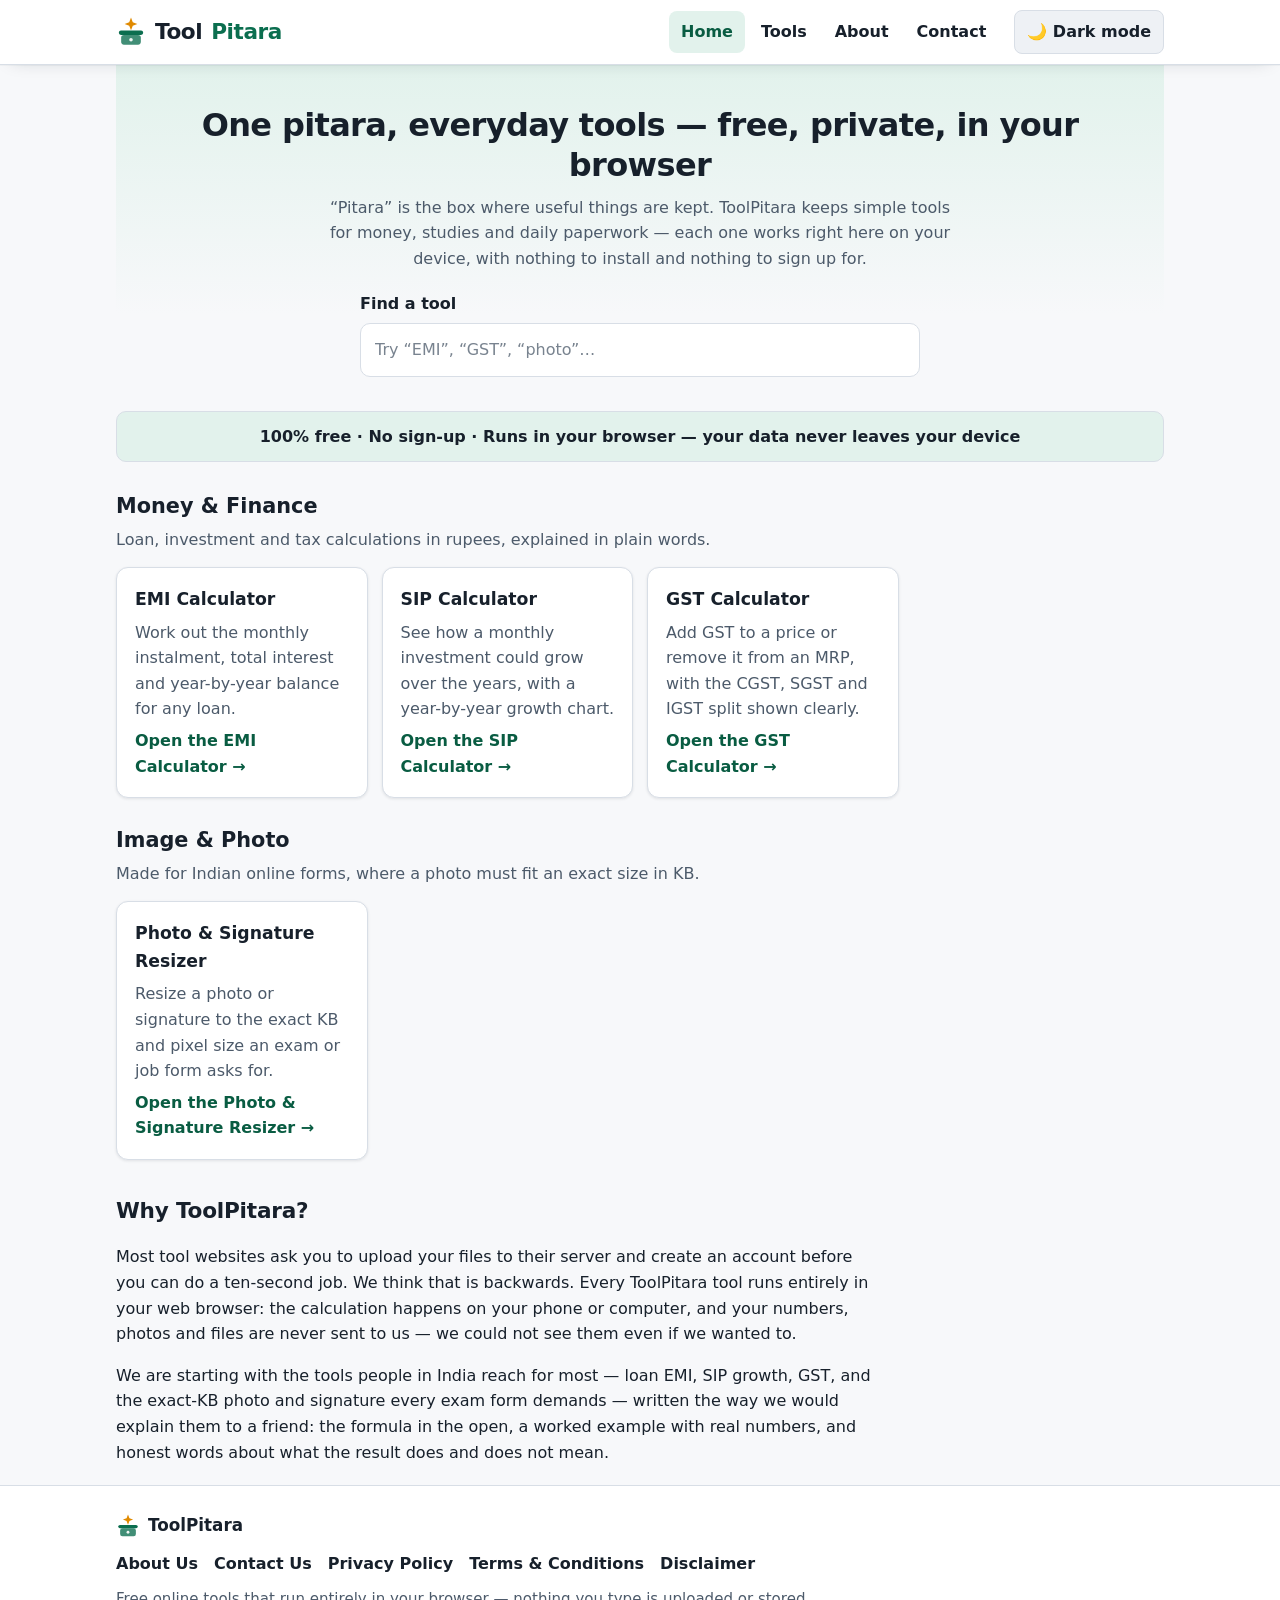
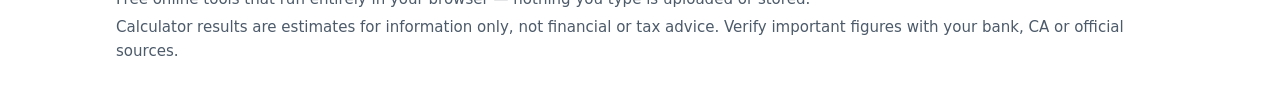
<file: index.html>
<!DOCTYPE html>
<html lang="en" data-theme="light">
<head>
<meta charset="UTF-8">
<meta name="viewport" content="width=device-width, initial-scale=1.0">
<title>ToolPitara — Free Online Tools for Everyday Calculations</title>
<meta name="description" content="ToolPitara is a free box of simple online tools: EMI, SIP and GST calculators and a photo &amp; signature resizer for exam forms — all running entirely in your browser. No sign-up, no uploads — your numbers and photos never leave your device.">
<link rel="canonical" href="https://toolpitarawala.github.io/">
<link rel="icon" type="image/svg+xml" href="favicon.svg">
<meta property="og:type" content="website">
<meta property="og:site_name" content="ToolPitara">
<meta property="og:title" content="ToolPitara — Free Online Tools for Everyday Calculations">
<meta property="og:description" content="Free EMI, SIP and GST calculators and a photo &amp; signature resizer that run in your browser. No sign-up, nothing uploaded.">
<meta property="og:url" content="https://toolpitarawala.github.io/">
<meta property="og:image" content="https://toolpitarawala.github.io/og-image.svg">
<meta property="og:image:width" content="1200">
<meta property="og:image:height" content="630">
<meta name="twitter:card" content="summary_large_image">
<meta name="twitter:title" content="ToolPitara — Free Online Tools for Everyday Calculations">
<meta name="twitter:description" content="Free EMI, SIP and GST calculators and a photo &amp; signature resizer that run in your browser. No sign-up, nothing uploaded.">
<meta name="twitter:image" content="https://toolpitarawala.github.io/og-image.svg">
<script>try{var t=localStorage.getItem('tp-theme');if(t){document.documentElement.setAttribute('data-theme',t);}else if(window.matchMedia&&window.matchMedia('(prefers-color-scheme: dark)').matches){document.documentElement.setAttribute('data-theme','dark');}}catch(e){}</script>
<link rel="stylesheet" href="assets/style.css">
<script async src="https://pagead2.googlesyndication.com/pagead/js/adsbygoogle.js?client=ca-pub-2141817975968460"
     crossorigin="anonymous"></script>
</head>
<body>
<a class="skip-link" href="#main">Skip to content</a>
<header class="site-header">
  <div class="wrap header-in">
    <a class="logo" href="index.html"><svg class="logo-mark" width="30" height="30" viewBox="0 0 32 32" aria-hidden="true" focusable="false"><path class="lm-star" d="M16 .6l1.9 4.9 4.9 1.9-4.9 1.9L16 14.2l-1.9-4.9L9.2 7.4l4.9-1.9z"/><rect class="lm-lid" x="3" y="14.5" width="26" height="4.6" rx="2.3"/><rect class="lm-box" x="5.5" y="19.1" width="21" height="10.4" rx="3"/><circle cx="16" cy="24.3" r="1.9" fill="#ffffff" opacity=".92"/></svg>Tool<span>Pitara</span></a>
    <nav class="main-nav" aria-label="Main">
      <ul>
        <li><a href="index.html" aria-current="page">Home</a></li>
        <li><a href="#tools">Tools</a></li>
        <li><a href="about.html">About</a></li>
        <li><a href="contact.html">Contact</a></li>
      </ul>
    </nav>
    <button type="button" class="theme-btn" id="themeToggle" aria-pressed="false">🌙 Dark mode</button>
  </div>
</header>

<main id="main" class="wrap">
  <section class="hero">
    <h1>One pitara, everyday tools — free, private, in your browser</h1>
    <p>“Pitara” is the box where useful things are kept. ToolPitara keeps simple tools for money,
    studies and daily paperwork — each one works right here on your device, with nothing to install
    and nothing to sign up for.</p>
    <div class="search-box">
      <label for="toolSearch">Find a tool</label>
      <input type="search" id="toolSearch" placeholder="Try “EMI”, “GST”, “photo”…" autocomplete="off">
    </div>
  </section>

  <p class="trust-strip">100% free · No sign-up · Runs in your browser — your data never leaves your device</p>

  <div id="tools">
    <section class="category" data-category>
      <h2>Money &amp; Finance</h2>
      <p class="cat-sub">Loan, investment and tax calculations in rupees, explained in plain words.</p>
      <div class="card-grid">
        <article class="tool-card" data-tool-card data-search="emi calculator loan monthly instalment home loan car loan personal loan">
          <h3>EMI Calculator</h3>
          <p>Work out the monthly instalment, total interest and year-by-year balance for any loan.</p>
          <a class="go" href="tools/emi-calculator.html">Open the EMI Calculator →</a>
        </article>
        <article class="tool-card" data-tool-card data-search="sip calculator mutual fund monthly investment returns maturity">
          <h3>SIP Calculator</h3>
          <p>See how a monthly investment could grow over the years, with a year-by-year growth chart.</p>
          <a class="go" href="tools/sip-calculator.html">Open the SIP Calculator →</a>
        </article>
        <article class="tool-card" data-tool-card data-search="gst calculator tax cgst sgst igst add remove inclusive exclusive">
          <h3>GST Calculator</h3>
          <p>Add GST to a price or remove it from an MRP, with the CGST, SGST and IGST split shown clearly.</p>
          <a class="go" href="tools/gst-calculator.html">Open the GST Calculator →</a>
        </article>
      </div>
    </section>

    <section class="category" data-category>
      <h2>Image &amp; Photo</h2>
      <p class="cat-sub">Made for Indian online forms, where a photo must fit an exact size in KB.</p>
      <div class="card-grid">
        <article class="tool-card" data-tool-card data-search="photo signature resizer exam form kb size ssc upsc bank">
          <h3>Photo &amp; Signature Resizer</h3>
          <p>Resize a photo or signature to the exact KB and pixel size an exam or job form asks for.</p>
          <a class="go" href="tools/photo-signature-resizer.html">Open the Photo &amp; Signature Resizer →</a>
        </article>
      </div>
    </section>

    <!-- HIDDEN during AdSense review, 10 Nov 2026: unbuilt "Coming soon" tools section. Restore after the review by removing this comment wrapper.
<section class="category" data-category>
      <h2>PDF</h2>
      <p class="cat-sub">Everyday PDF jobs, done on your own device — files are never uploaded.</p>
      <div class="card-grid">
        <article class="tool-card" data-tool-card data-search="pdf merger merge combine join pdf files">
          <span class="badge soon">Coming soon</span>
          <h3>PDF Merger</h3>
          <p>Combine several PDF files into one, in the order you choose.</p>
        </article>
      </div>
    </section>
-->

    <!-- HIDDEN during AdSense review, 10 Nov 2026: unbuilt "Coming soon" tools section. Restore after the review by removing this comment wrapper.
<section class="category" data-category>
      <h2>Student</h2>
      <p class="cat-sub">Small helpers for marks, results and applications.</p>
      <div class="card-grid">
        <article class="tool-card" data-tool-card data-search="cgpa percentage converter marks university result">
          <span class="badge soon">Coming soon</span>
          <h3>CGPA to Percentage Converter</h3>
          <p>Convert CGPA into percentage using the formula your university or board actually uses.</p>
        </article>
      </div>
    </section>
-->

    <!-- HIDDEN during AdSense review, 10 Nov 2026: unbuilt "Coming soon" tools section. Restore after the review by removing this comment wrapper.
<section class="category" data-category>
      <h2>Daily Life</h2>
      <p class="cat-sub">Quick tools for shops, payments and sharing.</p>
      <div class="card-grid">
        <article class="tool-card" data-tool-card data-search="qr code generator upi link whatsapp payment menu">
          <span class="badge soon">Coming soon</span>
          <h3>QR Code Generator</h3>
          <p>Create a QR code for a link, UPI payment or WhatsApp number that never expires.</p>
        </article>
      </div>
    </section>
-->

    <p class="no-results" id="noResults" hidden>No tool matches that search yet. Try a shorter word, like “loan” or “tax”.</p>
  </div>

  <section class="prose" aria-labelledby="why-h">
    <h2 id="why-h">Why ToolPitara?</h2>
    <p>Most tool websites ask you to upload your files to their server and create an account before
    you can do a ten-second job. We think that is backwards. Every ToolPitara tool runs entirely in
    your web browser: the calculation happens on your phone or computer, and your numbers, photos
    and files are never sent to us — we could not see them even if we wanted to.</p>
    <p>We are starting with the tools people in India reach for most — loan EMI, SIP growth, GST, and
    the exact-KB photo and signature every exam form demands — written the way we would explain them
    to a friend: the formula in the open, a worked example with real numbers, and honest words about
    what the result does and does not mean.</p>
  </section>
</main>

<footer class="site-footer">
  <div class="wrap footer-in">
    <div class="footer-brand"><svg class="logo-mark" width="24" height="24" viewBox="0 0 32 32" aria-hidden="true" focusable="false"><path class="lm-star" d="M16 .6l1.9 4.9 4.9 1.9-4.9 1.9L16 14.2l-1.9-4.9L9.2 7.4l4.9-1.9z"/><rect class="lm-lid" x="3" y="14.5" width="26" height="4.6" rx="2.3"/><rect class="lm-box" x="5.5" y="19.1" width="21" height="10.4" rx="3"/><circle cx="16" cy="24.3" r="1.9" fill="#ffffff" opacity=".92"/></svg><strong>ToolPitara</strong></div>
    <ul class="footer-links">
      <li><a href="about.html">About Us</a></li>
      <li><a href="contact.html">Contact Us</a></li>
      <li><a href="privacy.html">Privacy Policy</a></li>
      <li><a href="terms.html">Terms &amp; Conditions</a></li>
      <li><a href="disclaimer.html">Disclaimer</a></li>
    </ul>
    <p>Free online tools that run entirely in your browser — nothing you type is uploaded or stored.</p>
    <p>Calculator results are estimates for information only, not financial or tax advice. Verify important figures with your bank, CA or official sources.</p>
  </div>
</footer>
<script src="assets/app.js" defer></script>
</body>
</html>
</file>
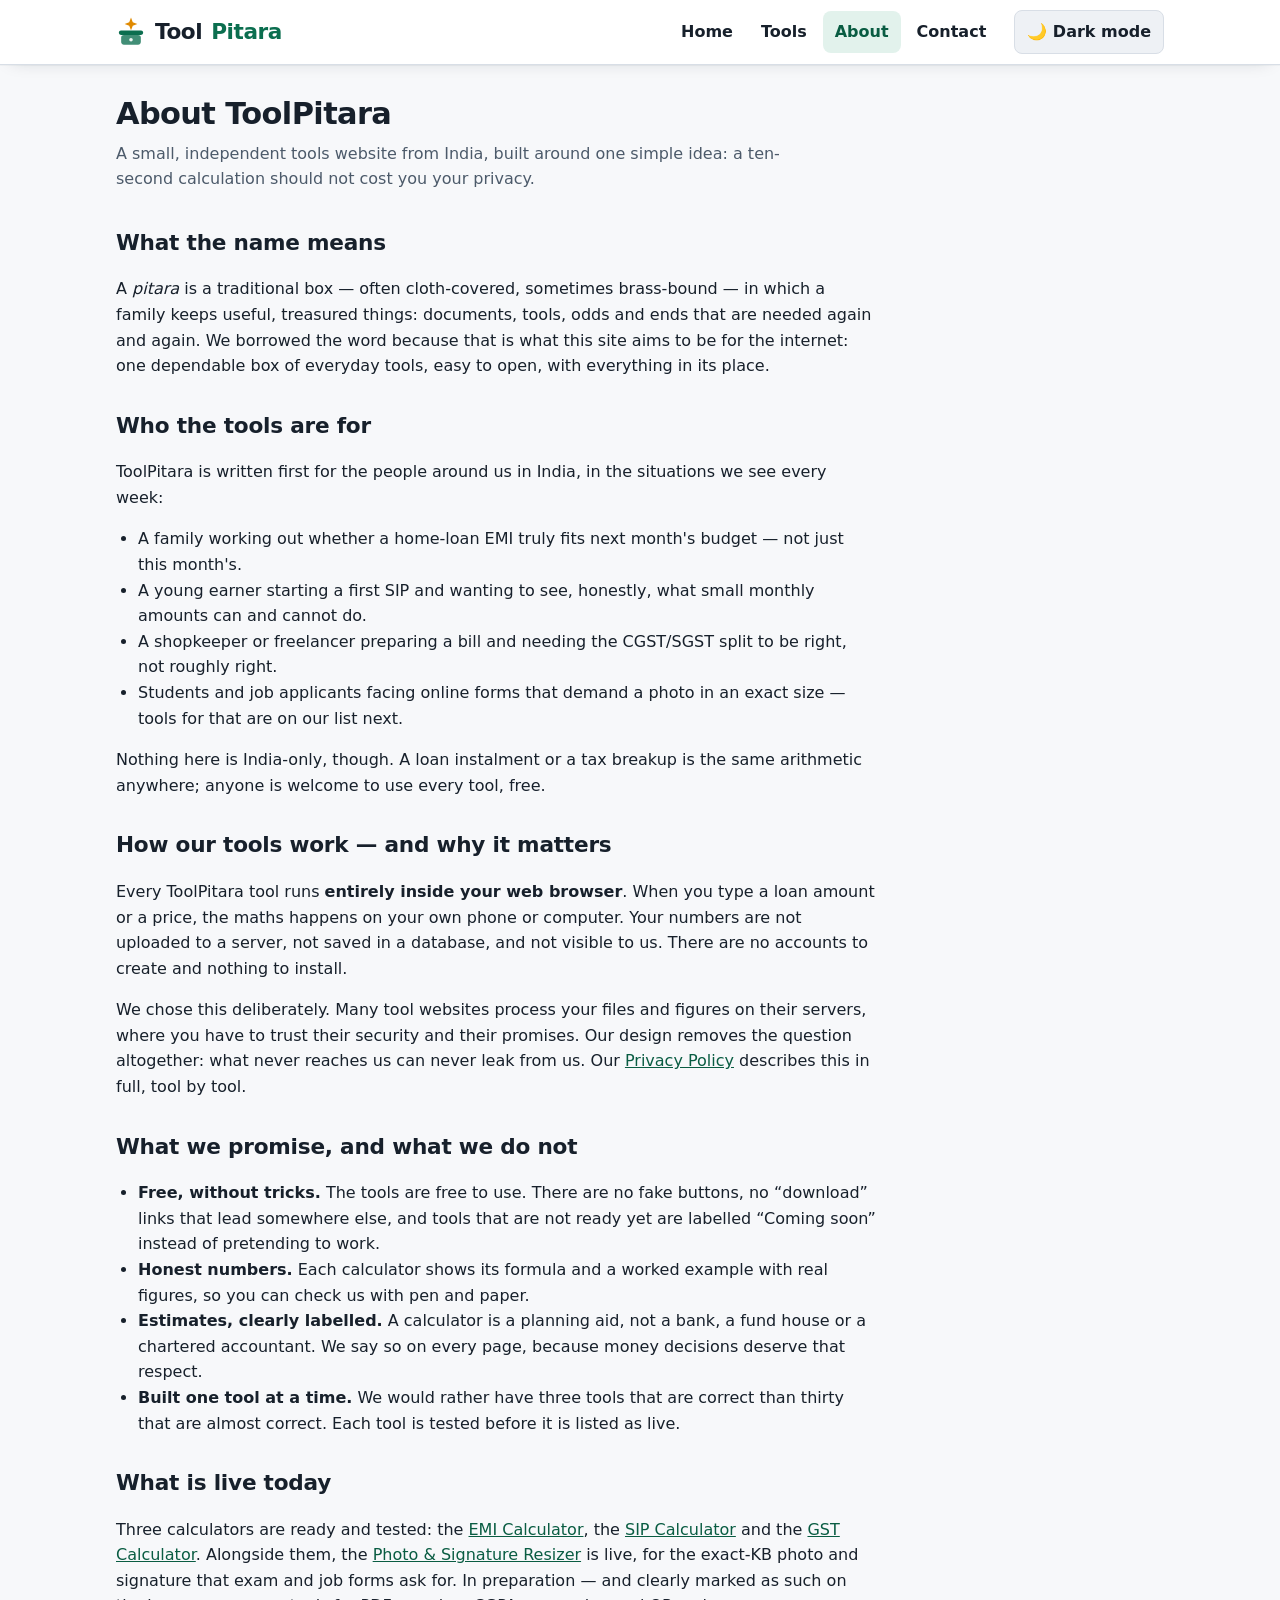
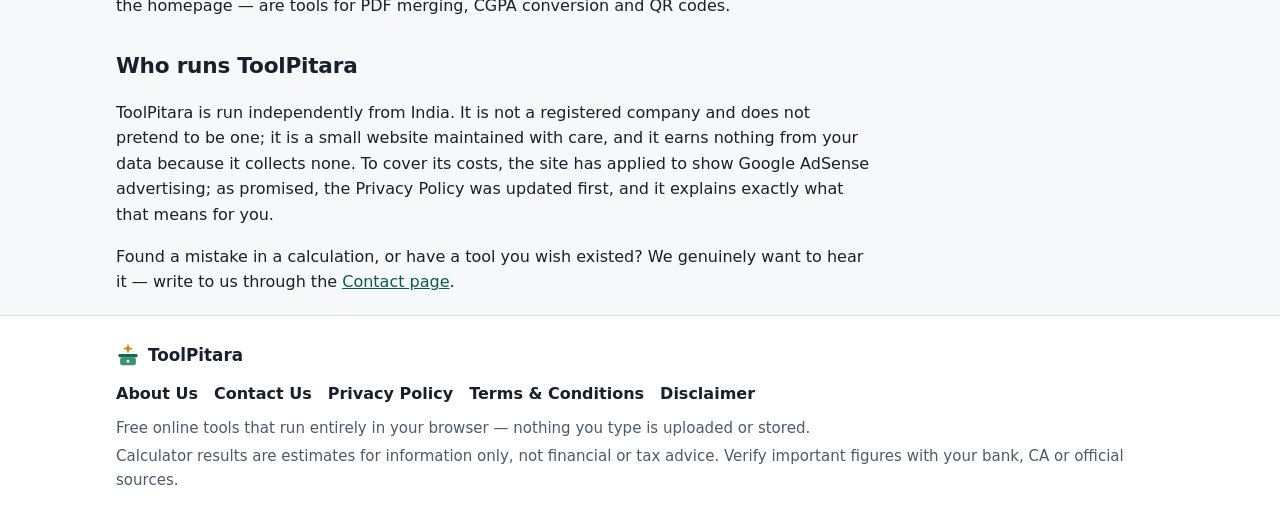
<file: about.html>
<!DOCTYPE html>
<html lang="en" data-theme="light">
<head>
<meta charset="UTF-8">
<meta name="viewport" content="width=device-width, initial-scale=1.0">
<title>About Us — ToolPitara</title>
<meta name="description" content="ToolPitara is an independent free-tools website from India. Simple calculators that run entirely in your browser — no sign-up, no uploads, no data collection. Learn what we make and how we work.">
<link rel="canonical" href="https://toolpitarawala.github.io/about.html">
<link rel="icon" type="image/svg+xml" href="favicon.svg">
<meta property="og:type" content="website">
<meta property="og:site_name" content="ToolPitara">
<meta property="og:title" content="About Us — ToolPitara">
<meta property="og:description" content="An independent free-tools website from India: calculators that run in your browser and never see your data.">
<meta property="og:url" content="https://toolpitarawala.github.io/about.html">
<meta property="og:image" content="https://toolpitarawala.github.io/og-image.svg">
<meta property="og:image:width" content="1200">
<meta property="og:image:height" content="630">
<meta name="twitter:card" content="summary_large_image">
<meta name="twitter:title" content="About Us — ToolPitara">
<meta name="twitter:description" content="An independent free-tools website from India: calculators that run in your browser and never see your data.">
<meta name="twitter:image" content="https://toolpitarawala.github.io/og-image.svg">
<script>try{var t=localStorage.getItem('tp-theme');if(t){document.documentElement.setAttribute('data-theme',t);}else if(window.matchMedia&&window.matchMedia('(prefers-color-scheme: dark)').matches){document.documentElement.setAttribute('data-theme','dark');}}catch(e){}</script>
<link rel="stylesheet" href="assets/style.css">
<script async src="https://pagead2.googlesyndication.com/pagead/js/adsbygoogle.js?client=ca-pub-2141817975968460"
     crossorigin="anonymous"></script>
</head>
<body>
<a class="skip-link" href="#main">Skip to content</a>
<header class="site-header">
  <div class="wrap header-in">
    <a class="logo" href="index.html"><svg class="logo-mark" width="30" height="30" viewBox="0 0 32 32" aria-hidden="true" focusable="false"><path class="lm-star" d="M16 .6l1.9 4.9 4.9 1.9-4.9 1.9L16 14.2l-1.9-4.9L9.2 7.4l4.9-1.9z"/><rect class="lm-lid" x="3" y="14.5" width="26" height="4.6" rx="2.3"/><rect class="lm-box" x="5.5" y="19.1" width="21" height="10.4" rx="3"/><circle cx="16" cy="24.3" r="1.9" fill="#ffffff" opacity=".92"/></svg>Tool<span>Pitara</span></a>
    <nav class="main-nav" aria-label="Main">
      <ul>
        <li><a href="index.html">Home</a></li>
        <li><a href="index.html#tools">Tools</a></li>
        <li><a href="about.html" aria-current="page">About</a></li>
        <li><a href="contact.html">Contact</a></li>
      </ul>
    </nav>
    <button type="button" class="theme-btn" id="themeToggle" aria-pressed="false">🌙 Dark mode</button>
  </div>
</header>

<main id="main" class="wrap">
  <div class="page-head">
    <h1>About ToolPitara</h1>
    <p class="lede">A small, independent tools website from India, built around one simple idea: a ten-second
    calculation should not cost you your privacy.</p>
  </div>

  <div class="prose">
    <h2>What the name means</h2>
    <p>A <em>pitara</em> is a traditional box — often cloth-covered, sometimes brass-bound — in which a family
    keeps useful, treasured things: documents, tools, odds and ends that are needed again and again. We borrowed
    the word because that is what this site aims to be for the internet: one dependable box of everyday tools,
    easy to open, with everything in its place.</p>

    <h2>Who the tools are for</h2>
    <p>ToolPitara is written first for the people around us in India, in the situations we see every week:</p>
    <ul>
      <li>A family working out whether a home-loan EMI truly fits next month's budget — not just this month's.</li>
      <li>A young earner starting a first SIP and wanting to see, honestly, what small monthly amounts can and cannot do.</li>
      <li>A shopkeeper or freelancer preparing a bill and needing the CGST/SGST split to be right, not roughly right.</li>
      <li>Students and job applicants facing online forms that demand a photo in an exact size — tools for that are on our list next.</li>
    </ul>
    <p>Nothing here is India-only, though. A loan instalment or a tax breakup is the same arithmetic anywhere;
    anyone is welcome to use every tool, free.</p>

    <h2>How our tools work — and why it matters</h2>
    <p>Every ToolPitara tool runs <strong>entirely inside your web browser</strong>. When you type a loan amount
    or a price, the maths happens on your own phone or computer. Your numbers are not uploaded to a server, not
    saved in a database, and not visible to us. There are no accounts to create and nothing to install.</p>
    <p>We chose this deliberately. Many tool websites process your files and figures on their servers, where you
    have to trust their security and their promises. Our design removes the question altogether: what never
    reaches us can never leak from us. Our <a href="privacy.html">Privacy Policy</a> describes this in full,
    tool by tool.</p>

    <h2>What we promise, and what we do not</h2>
    <ul>
      <li><strong>Free, without tricks.</strong> The tools are free to use. There are no fake buttons, no
      “download” links that lead somewhere else, and tools that are not ready yet are labelled
      “Coming soon” instead of pretending to work.</li>
      <li><strong>Honest numbers.</strong> Each calculator shows its formula and a worked example with real
      figures, so you can check us with pen and paper.</li>
      <li><strong>Estimates, clearly labelled.</strong> A calculator is a planning aid, not a bank, a fund
      house or a chartered accountant. We say so on every page, because money decisions deserve that respect.</li>
      <li><strong>Built one tool at a time.</strong> We would rather have three tools that are correct than
      thirty that are almost correct. Each tool is tested before it is listed as live.</li>
    </ul>

    <h2>What is live today</h2>
    <p>Three calculators are ready and tested: the <a href="tools/emi-calculator.html">EMI Calculator</a>,
    the <a href="tools/sip-calculator.html">SIP Calculator</a> and the
    <a href="tools/gst-calculator.html">GST Calculator</a>. Alongside them, the
    <a href="tools/photo-signature-resizer.html">Photo &amp; Signature Resizer</a> is live, for the
    exact-KB photo and signature that exam and job forms ask for. In preparation — and clearly marked
    as such on the homepage — are tools for PDF merging, CGPA conversion and QR codes.</p>

    <h2>Who runs ToolPitara</h2>
    <p>ToolPitara is run independently from India. It is not a registered company and does not pretend to be
    one; it is a small website maintained with care, and it earns nothing from your data because it collects
    none. To cover its costs, the site has applied to show Google AdSense advertising; as promised, the
    Privacy Policy was updated first, and it explains exactly what that means for you.</p>
    <p>Found a mistake in a calculation, or have a tool you wish existed? We genuinely want to hear it —
    write to us through the <a href="contact.html">Contact page</a>.</p>
  </div>
</main>

<footer class="site-footer">
  <div class="wrap footer-in">
    <div class="footer-brand"><svg class="logo-mark" width="24" height="24" viewBox="0 0 32 32" aria-hidden="true" focusable="false"><path class="lm-star" d="M16 .6l1.9 4.9 4.9 1.9-4.9 1.9L16 14.2l-1.9-4.9L9.2 7.4l4.9-1.9z"/><rect class="lm-lid" x="3" y="14.5" width="26" height="4.6" rx="2.3"/><rect class="lm-box" x="5.5" y="19.1" width="21" height="10.4" rx="3"/><circle cx="16" cy="24.3" r="1.9" fill="#ffffff" opacity=".92"/></svg><strong>ToolPitara</strong></div>
    <ul class="footer-links">
      <li><a href="about.html">About Us</a></li>
      <li><a href="contact.html">Contact Us</a></li>
      <li><a href="privacy.html">Privacy Policy</a></li>
      <li><a href="terms.html">Terms &amp; Conditions</a></li>
      <li><a href="disclaimer.html">Disclaimer</a></li>
    </ul>
    <p>Free online tools that run entirely in your browser — nothing you type is uploaded or stored.</p>
    <p>Calculator results are estimates for information only, not financial or tax advice. Verify important figures with your bank, CA or official sources.</p>
  </div>
</footer>
<script src="assets/app.js" defer></script>
</body>
</html>
</file>
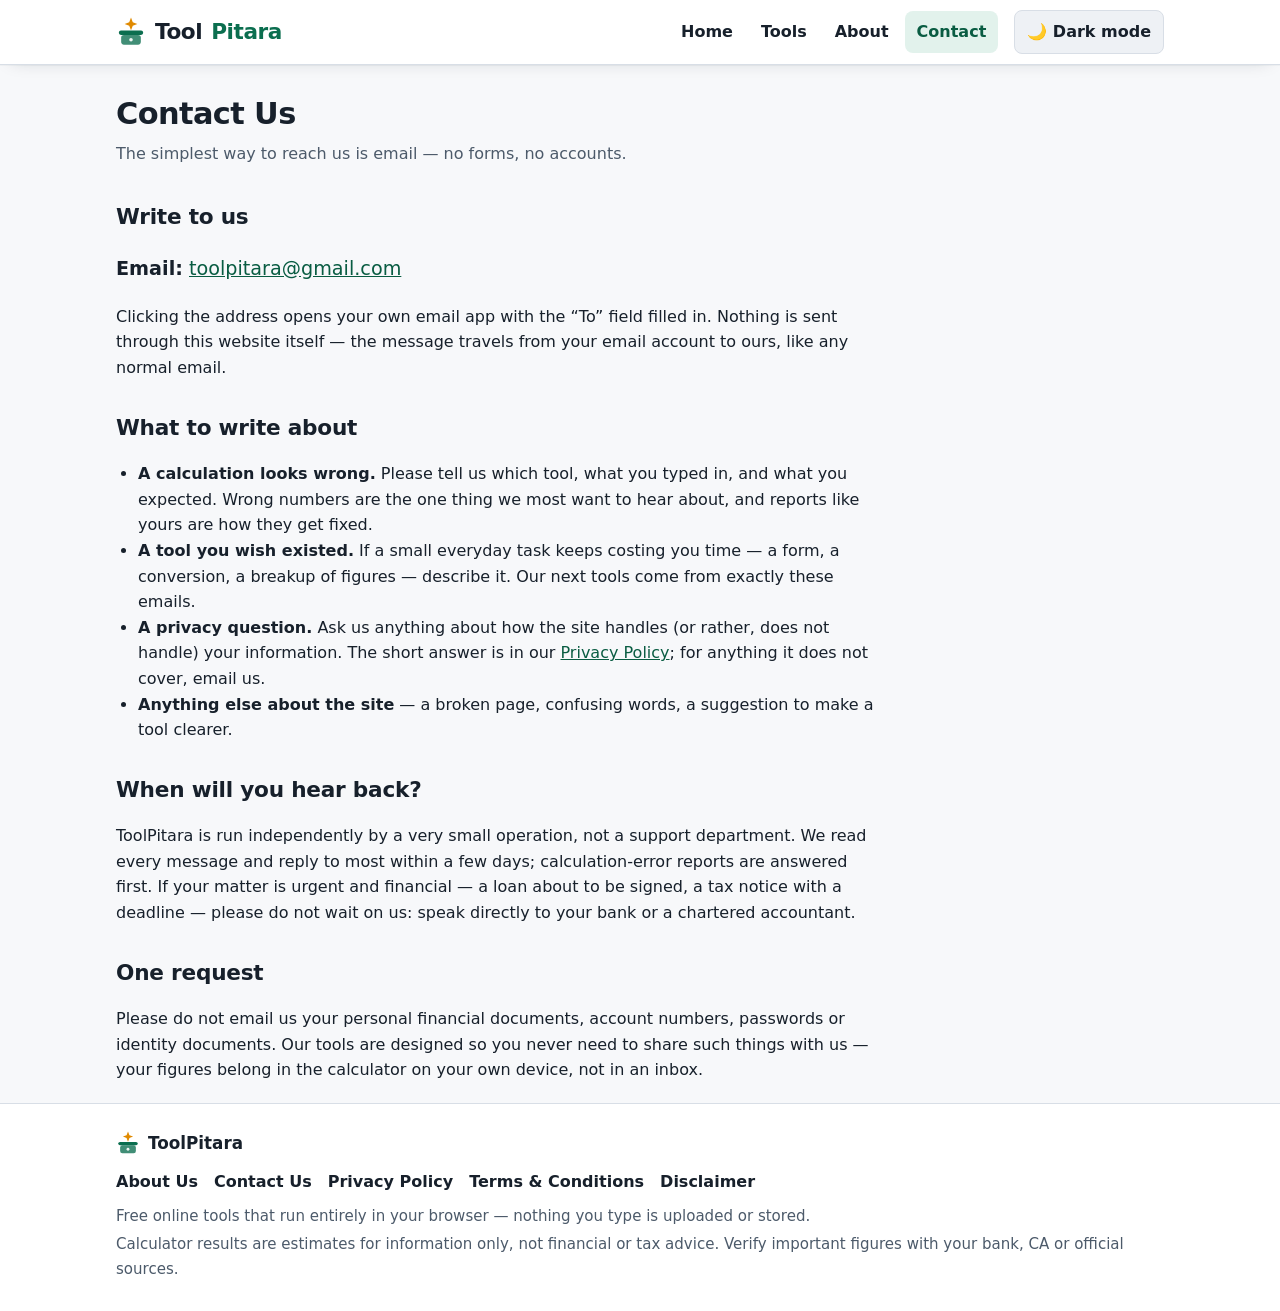
<file: contact.html>
<!DOCTYPE html>
<html lang="en" data-theme="light">
<head>
<meta charset="UTF-8">
<meta name="viewport" content="width=device-width, initial-scale=1.0">
<title>Contact Us — ToolPitara</title>
<meta name="description" content="Contact ToolPitara by email at toolpitara@gmail.com — report a wrong calculation, suggest a tool, or ask a privacy question.">
<link rel="canonical" href="https://toolpitarawala.github.io/contact.html">
<link rel="icon" type="image/svg+xml" href="favicon.svg">
<meta property="og:type" content="website">
<meta property="og:site_name" content="ToolPitara">
<meta property="og:title" content="Contact Us — ToolPitara">
<meta property="og:description" content="Reach ToolPitara by email: toolpitara@gmail.com.">
<meta property="og:url" content="https://toolpitarawala.github.io/contact.html">
<meta property="og:image" content="https://toolpitarawala.github.io/og-image.svg">
<meta property="og:image:width" content="1200">
<meta property="og:image:height" content="630">
<meta name="twitter:card" content="summary_large_image">
<meta name="twitter:title" content="Contact Us — ToolPitara">
<meta name="twitter:description" content="Reach ToolPitara by email: toolpitara@gmail.com.">
<meta name="twitter:image" content="https://toolpitarawala.github.io/og-image.svg">
<script>try{var t=localStorage.getItem('tp-theme');if(t){document.documentElement.setAttribute('data-theme',t);}else if(window.matchMedia&&window.matchMedia('(prefers-color-scheme: dark)').matches){document.documentElement.setAttribute('data-theme','dark');}}catch(e){}</script>
<link rel="stylesheet" href="assets/style.css">
<script async src="https://pagead2.googlesyndication.com/pagead/js/adsbygoogle.js?client=ca-pub-2141817975968460"
     crossorigin="anonymous"></script>
</head>
<body>
<a class="skip-link" href="#main">Skip to content</a>
<header class="site-header">
  <div class="wrap header-in">
    <a class="logo" href="index.html"><svg class="logo-mark" width="30" height="30" viewBox="0 0 32 32" aria-hidden="true" focusable="false"><path class="lm-star" d="M16 .6l1.9 4.9 4.9 1.9-4.9 1.9L16 14.2l-1.9-4.9L9.2 7.4l4.9-1.9z"/><rect class="lm-lid" x="3" y="14.5" width="26" height="4.6" rx="2.3"/><rect class="lm-box" x="5.5" y="19.1" width="21" height="10.4" rx="3"/><circle cx="16" cy="24.3" r="1.9" fill="#ffffff" opacity=".92"/></svg>Tool<span>Pitara</span></a>
    <nav class="main-nav" aria-label="Main">
      <ul>
        <li><a href="index.html">Home</a></li>
        <li><a href="index.html#tools">Tools</a></li>
        <li><a href="about.html">About</a></li>
        <li><a href="contact.html" aria-current="page">Contact</a></li>
      </ul>
    </nav>
    <button type="button" class="theme-btn" id="themeToggle" aria-pressed="false">🌙 Dark mode</button>
  </div>
</header>

<main id="main" class="wrap">
  <div class="page-head">
    <h1>Contact Us</h1>
    <p class="lede">The simplest way to reach us is email — no forms, no accounts.</p>
  </div>

  <div class="prose">
    <h2>Write to us</h2>
    <p style="font-size:1.2rem"><strong>Email:</strong>
    <a href="mailto:toolpitara@gmail.com">toolpitara@gmail.com</a></p>
    <p>Clicking the address opens your own email app with the “To” field filled in. Nothing is sent through
    this website itself — the message travels from your email account to ours, like any normal email.</p>

    <h2>What to write about</h2>
    <ul>
      <li><strong>A calculation looks wrong.</strong> Please tell us which tool, what you typed in, and what
      you expected. Wrong numbers are the one thing we most want to hear about, and reports like yours are how
      they get fixed.</li>
      <li><strong>A tool you wish existed.</strong> If a small everyday task keeps costing you time — a form,
      a conversion, a breakup of figures — describe it. Our next tools come from exactly these emails.</li>
      <li><strong>A privacy question.</strong> Ask us anything about how the site handles (or rather, does not
      handle) your information. The short answer is in our <a href="privacy.html">Privacy Policy</a>; for
      anything it does not cover, email us.</li>
      <li><strong>Anything else about the site</strong> — a broken page, confusing words, a suggestion to make
      a tool clearer.</li>
    </ul>

    <h2>When will you hear back?</h2>
    <p>ToolPitara is run independently by a very small operation, not a support department. We read every
    message and reply to most within a few days; calculation-error reports are answered first. If your matter
    is urgent and financial — a loan about to be signed, a tax notice with a deadline — please do not wait on
    us: speak directly to your bank or a chartered accountant.</p>

    <h2>One request</h2>
    <p>Please do not email us your personal financial documents, account numbers, passwords or identity
    documents. Our tools are designed so you never need to share such things with us — your figures belong
    in the calculator on your own device, not in an inbox.</p>
  </div>
</main>

<footer class="site-footer">
  <div class="wrap footer-in">
    <div class="footer-brand"><svg class="logo-mark" width="24" height="24" viewBox="0 0 32 32" aria-hidden="true" focusable="false"><path class="lm-star" d="M16 .6l1.9 4.9 4.9 1.9-4.9 1.9L16 14.2l-1.9-4.9L9.2 7.4l4.9-1.9z"/><rect class="lm-lid" x="3" y="14.5" width="26" height="4.6" rx="2.3"/><rect class="lm-box" x="5.5" y="19.1" width="21" height="10.4" rx="3"/><circle cx="16" cy="24.3" r="1.9" fill="#ffffff" opacity=".92"/></svg><strong>ToolPitara</strong></div>
    <ul class="footer-links">
      <li><a href="about.html">About Us</a></li>
      <li><a href="contact.html">Contact Us</a></li>
      <li><a href="privacy.html">Privacy Policy</a></li>
      <li><a href="terms.html">Terms &amp; Conditions</a></li>
      <li><a href="disclaimer.html">Disclaimer</a></li>
    </ul>
    <p>Free online tools that run entirely in your browser — nothing you type is uploaded or stored.</p>
    <p>Calculator results are estimates for information only, not financial or tax advice. Verify important figures with your bank, CA or official sources.</p>
  </div>
</footer>
<script src="assets/app.js" defer></script>
</body>
</html>
</file>
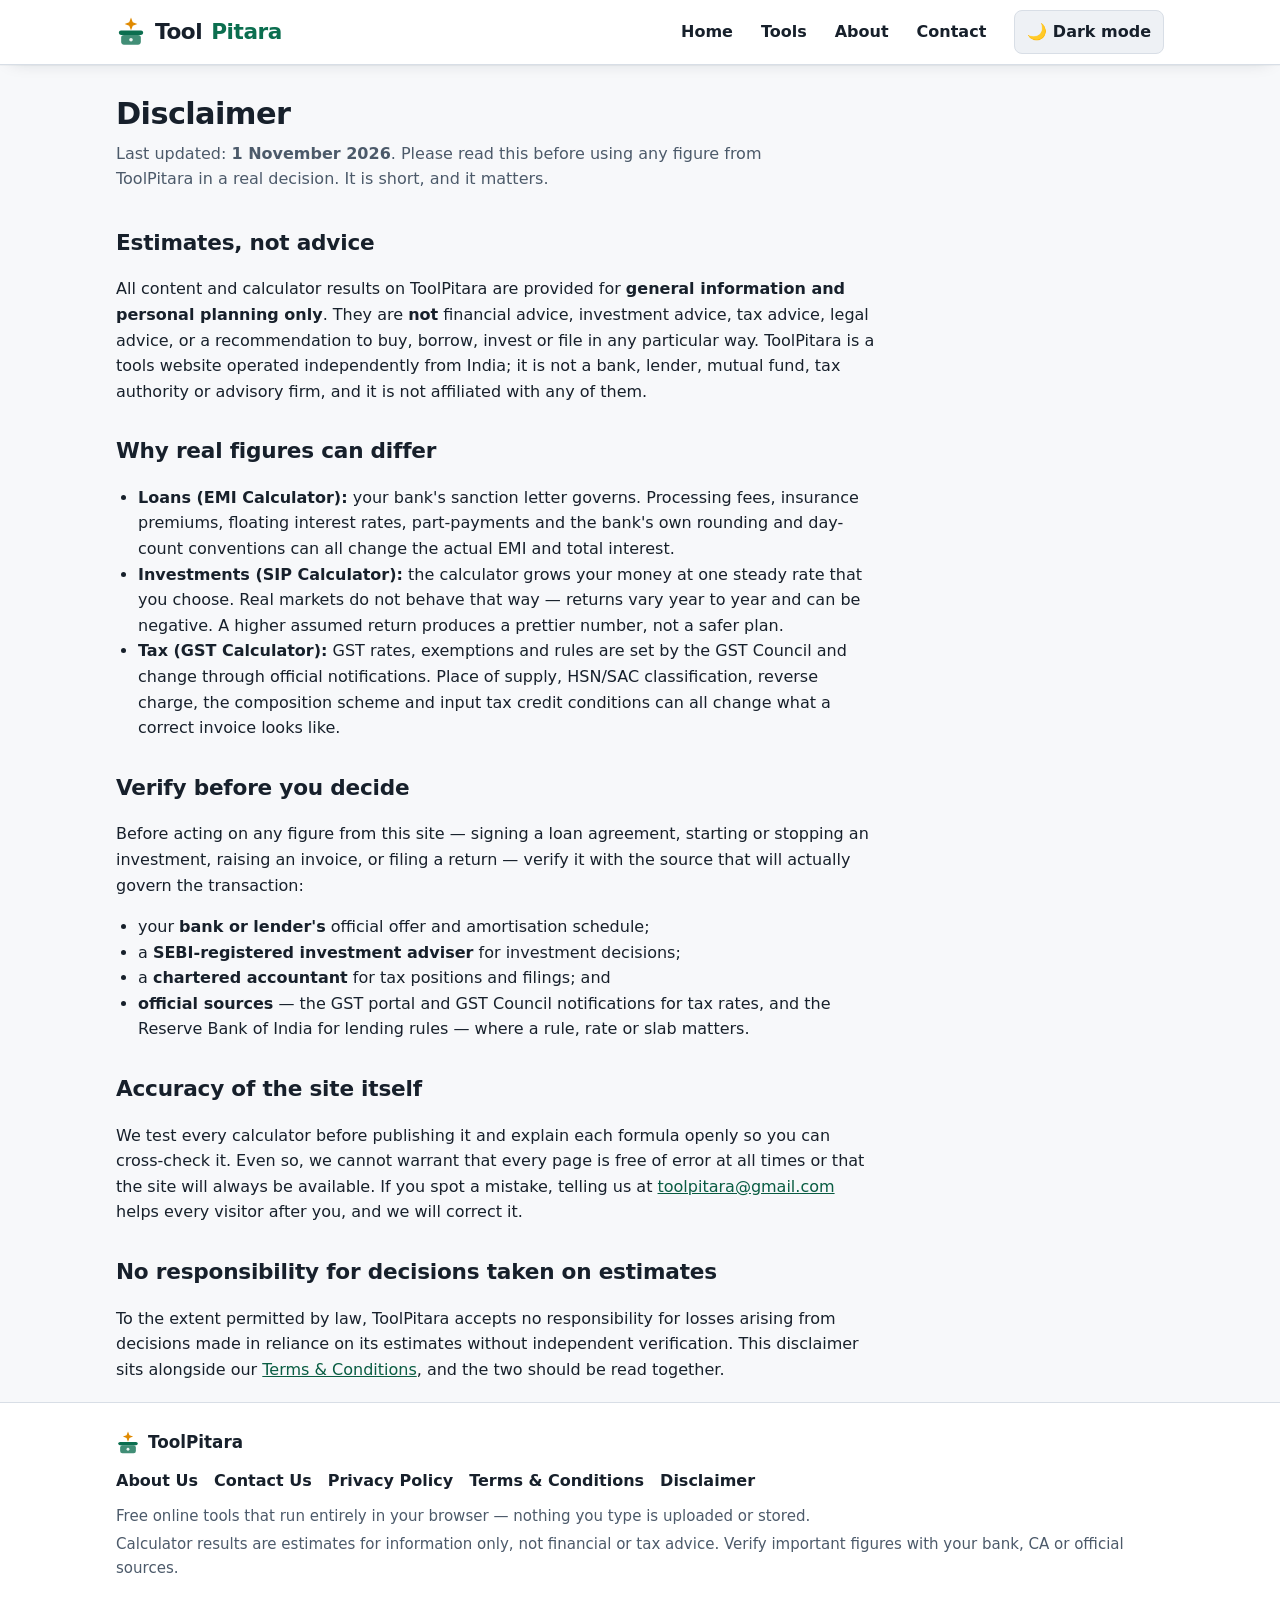
<file: disclaimer.html>
<!DOCTYPE html>
<html lang="en" data-theme="light">
<head>
<meta charset="UTF-8">
<meta name="viewport" content="width=device-width, initial-scale=1.0">
<title>Disclaimer — ToolPitara</title>
<meta name="description" content="ToolPitara's disclaimer: calculator results are indicative estimates, not financial or tax advice. Verify loan, investment and GST figures with your bank, adviser, CA or official sources before making decisions.">
<link rel="canonical" href="https://toolpitarawala.github.io/disclaimer.html">
<link rel="icon" type="image/svg+xml" href="favicon.svg">
<meta property="og:type" content="website">
<meta property="og:site_name" content="ToolPitara">
<meta property="og:title" content="Disclaimer — ToolPitara">
<meta property="og:description" content="Our calculators give estimates for planning. Verify important figures with your bank, CA or official sources.">
<meta property="og:url" content="https://toolpitarawala.github.io/disclaimer.html">
<meta property="og:image" content="https://toolpitarawala.github.io/og-image.svg">
<meta property="og:image:width" content="1200">
<meta property="og:image:height" content="630">
<meta name="twitter:card" content="summary_large_image">
<meta name="twitter:title" content="Disclaimer — ToolPitara">
<meta name="twitter:description" content="Our calculators give estimates for planning. Verify important figures with your bank, CA or official sources.">
<meta name="twitter:image" content="https://toolpitarawala.github.io/og-image.svg">
<script>try{var t=localStorage.getItem('tp-theme');if(t){document.documentElement.setAttribute('data-theme',t);}else if(window.matchMedia&&window.matchMedia('(prefers-color-scheme: dark)').matches){document.documentElement.setAttribute('data-theme','dark');}}catch(e){}</script>
<link rel="stylesheet" href="assets/style.css">
<script async src="https://pagead2.googlesyndication.com/pagead/js/adsbygoogle.js?client=ca-pub-2141817975968460"
     crossorigin="anonymous"></script>
</head>
<body>
<a class="skip-link" href="#main">Skip to content</a>
<header class="site-header">
  <div class="wrap header-in">
    <a class="logo" href="index.html"><svg class="logo-mark" width="30" height="30" viewBox="0 0 32 32" aria-hidden="true" focusable="false"><path class="lm-star" d="M16 .6l1.9 4.9 4.9 1.9-4.9 1.9L16 14.2l-1.9-4.9L9.2 7.4l4.9-1.9z"/><rect class="lm-lid" x="3" y="14.5" width="26" height="4.6" rx="2.3"/><rect class="lm-box" x="5.5" y="19.1" width="21" height="10.4" rx="3"/><circle cx="16" cy="24.3" r="1.9" fill="#ffffff" opacity=".92"/></svg>Tool<span>Pitara</span></a>
    <nav class="main-nav" aria-label="Main">
      <ul>
        <li><a href="index.html">Home</a></li>
        <li><a href="index.html#tools">Tools</a></li>
        <li><a href="about.html">About</a></li>
        <li><a href="contact.html">Contact</a></li>
      </ul>
    </nav>
    <button type="button" class="theme-btn" id="themeToggle" aria-pressed="false">🌙 Dark mode</button>
  </div>
</header>

<main id="main" class="wrap">
  <div class="page-head">
    <h1>Disclaimer</h1>
    <p class="lede">Last updated: <strong>1 November 2026</strong>. Please read this before using any figure
    from ToolPitara in a real decision. It is short, and it matters.</p>
  </div>

  <div class="prose">
    <h2>Estimates, not advice</h2>
    <p>All content and calculator results on ToolPitara are provided for <strong>general information and
    personal planning only</strong>. They are <strong>not</strong> financial advice, investment advice, tax
    advice, legal advice, or a recommendation to buy, borrow, invest or file in any particular way. ToolPitara
    is a tools website operated independently from India; it is not a bank, lender, mutual fund, tax authority
    or advisory firm, and it is not affiliated with any of them.</p>

    <h2>Why real figures can differ</h2>
    <ul>
      <li><strong>Loans (EMI Calculator):</strong> your bank's sanction letter governs. Processing fees, insurance
      premiums, floating interest rates, part-payments and the bank's own rounding and day-count conventions can
      all change the actual EMI and total interest.</li>
      <li><strong>Investments (SIP Calculator):</strong> the calculator grows your money at one steady rate that
      you choose. Real markets do not behave that way — returns vary year to year and can be negative. A higher
      assumed return produces a prettier number, not a safer plan.</li>
      <li><strong>Tax (GST Calculator):</strong> GST rates, exemptions and rules are set by the GST Council and
      change through official notifications. Place of supply, HSN/SAC classification, reverse charge, the
      composition scheme and input tax credit conditions can all change what a correct invoice looks like.</li>
    </ul>

    <h2>Verify before you decide</h2>
    <p>Before acting on any figure from this site — signing a loan agreement, starting or stopping an
    investment, raising an invoice, or filing a return — verify it with the source that will actually govern
    the transaction:</p>
    <ul>
      <li>your <strong>bank or lender's</strong> official offer and amortisation schedule;</li>
      <li>a <strong>SEBI-registered investment adviser</strong> for investment decisions;</li>
      <li>a <strong>chartered accountant</strong> for tax positions and filings; and</li>
      <li><strong>official sources</strong> — the GST portal and GST Council notifications for tax rates, and
      the Reserve Bank of India for lending rules — where a rule, rate or slab matters.</li>
    </ul>

    <h2>Accuracy of the site itself</h2>
    <p>We test every calculator before publishing it and explain each formula openly so you can cross-check it.
    Even so, we cannot warrant that every page is free of error at all times or that the site will always be
    available. If you spot a mistake, telling us at
    <a href="mailto:toolpitara@gmail.com">toolpitara@gmail.com</a> helps every visitor after you, and we will
    correct it.</p>

    <h2>No responsibility for decisions taken on estimates</h2>
    <p>To the extent permitted by law, ToolPitara accepts no responsibility for losses arising from decisions
    made in reliance on its estimates without independent verification. This disclaimer sits alongside our
    <a href="terms.html">Terms &amp; Conditions</a>, and the two should be read together.</p>
  </div>
</main>

<footer class="site-footer">
  <div class="wrap footer-in">
    <div class="footer-brand"><svg class="logo-mark" width="24" height="24" viewBox="0 0 32 32" aria-hidden="true" focusable="false"><path class="lm-star" d="M16 .6l1.9 4.9 4.9 1.9-4.9 1.9L16 14.2l-1.9-4.9L9.2 7.4l4.9-1.9z"/><rect class="lm-lid" x="3" y="14.5" width="26" height="4.6" rx="2.3"/><rect class="lm-box" x="5.5" y="19.1" width="21" height="10.4" rx="3"/><circle cx="16" cy="24.3" r="1.9" fill="#ffffff" opacity=".92"/></svg><strong>ToolPitara</strong></div>
    <ul class="footer-links">
      <li><a href="about.html">About Us</a></li>
      <li><a href="contact.html">Contact Us</a></li>
      <li><a href="privacy.html">Privacy Policy</a></li>
      <li><a href="terms.html">Terms &amp; Conditions</a></li>
      <li><a href="disclaimer.html">Disclaimer</a></li>
    </ul>
    <p>Free online tools that run entirely in your browser — nothing you type is uploaded or stored.</p>
    <p>Calculator results are estimates for information only, not financial or tax advice. Verify important figures with your bank, CA or official sources.</p>
  </div>
</footer>
<script src="assets/app.js" defer></script>
</body>
</html>
</file>
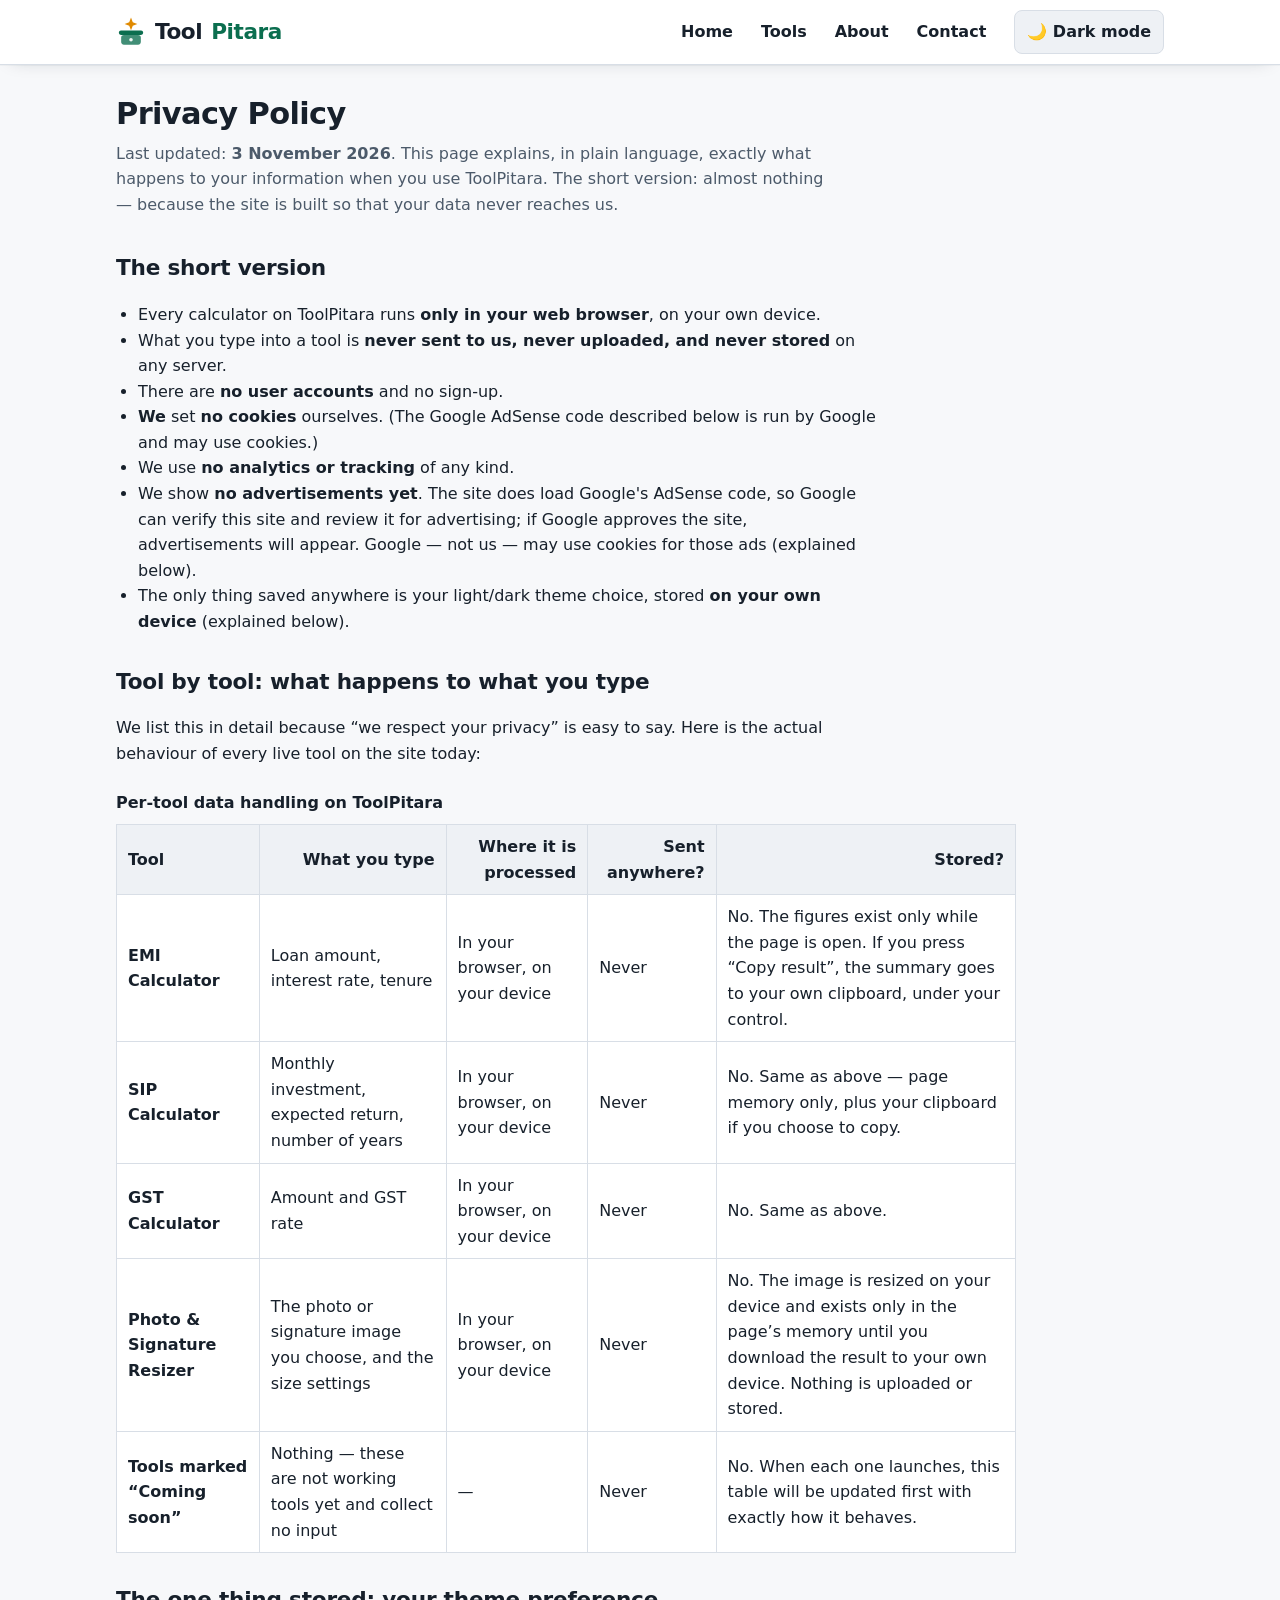
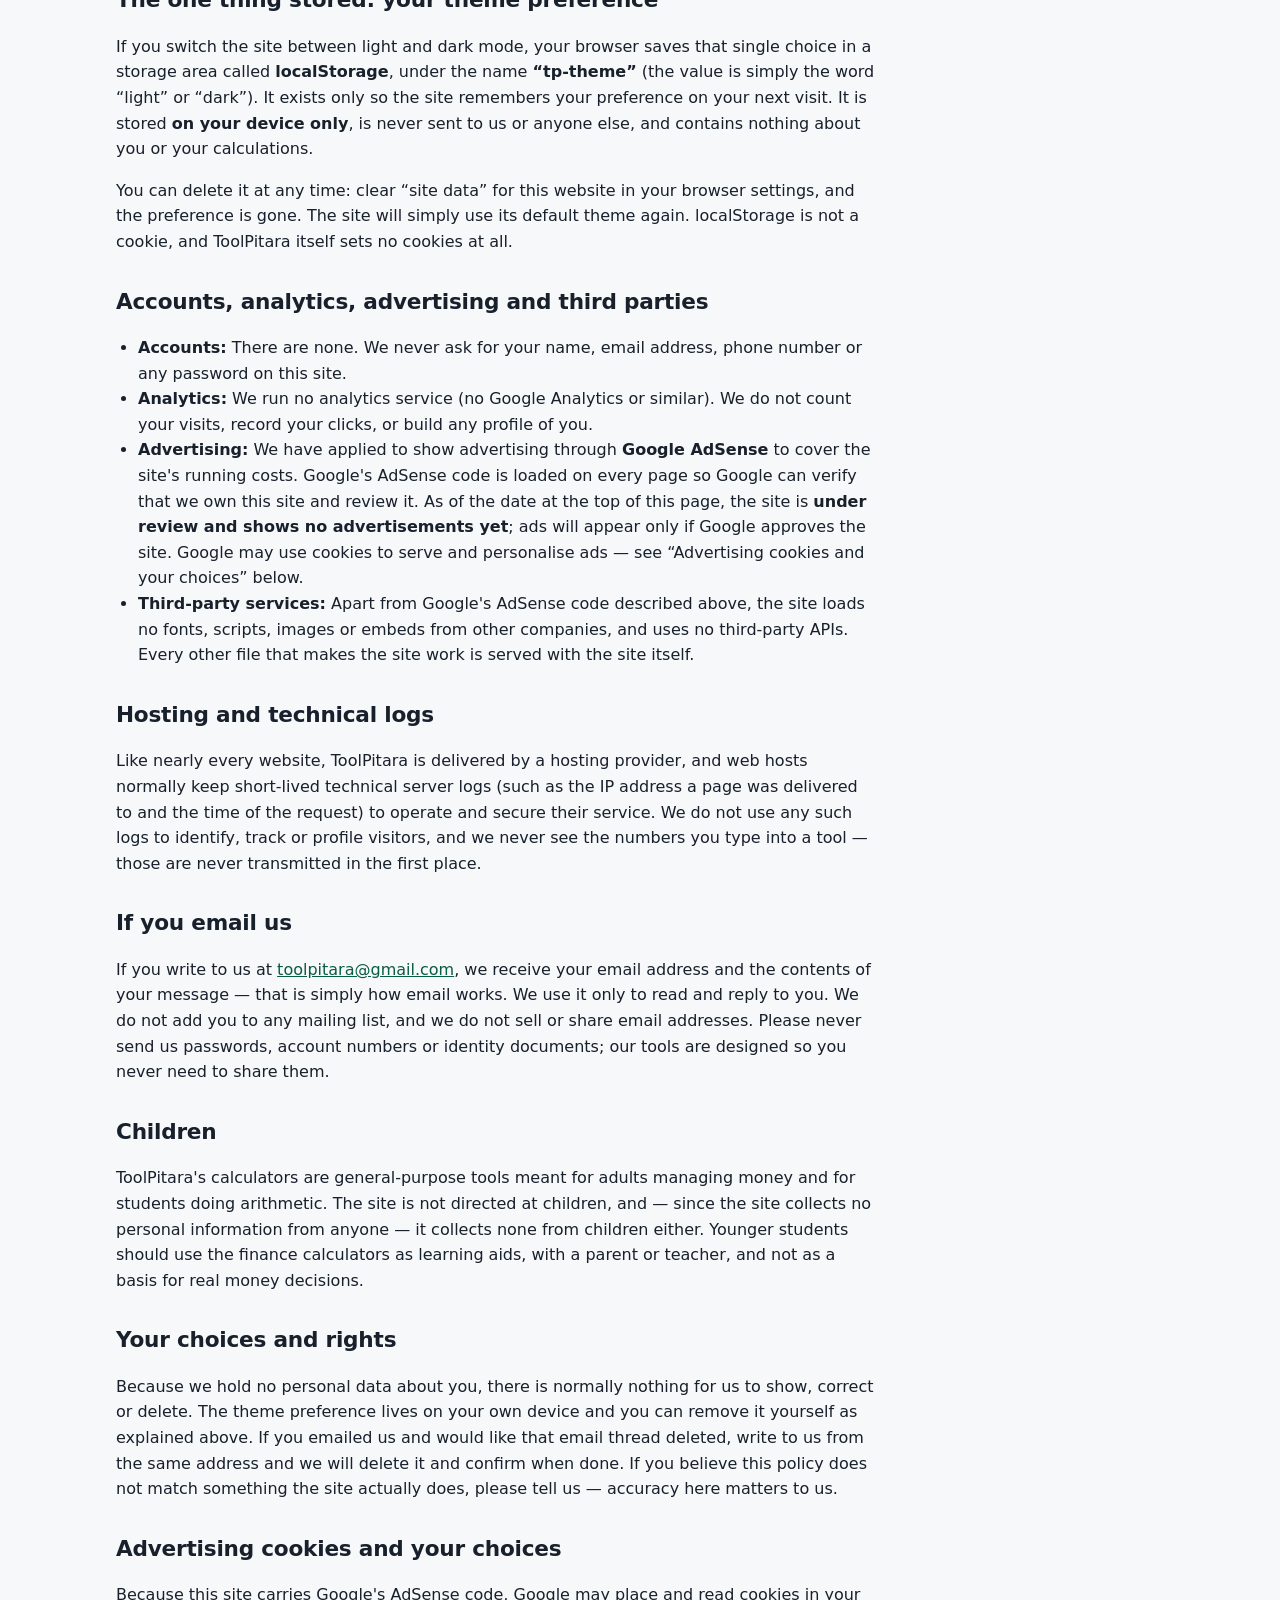
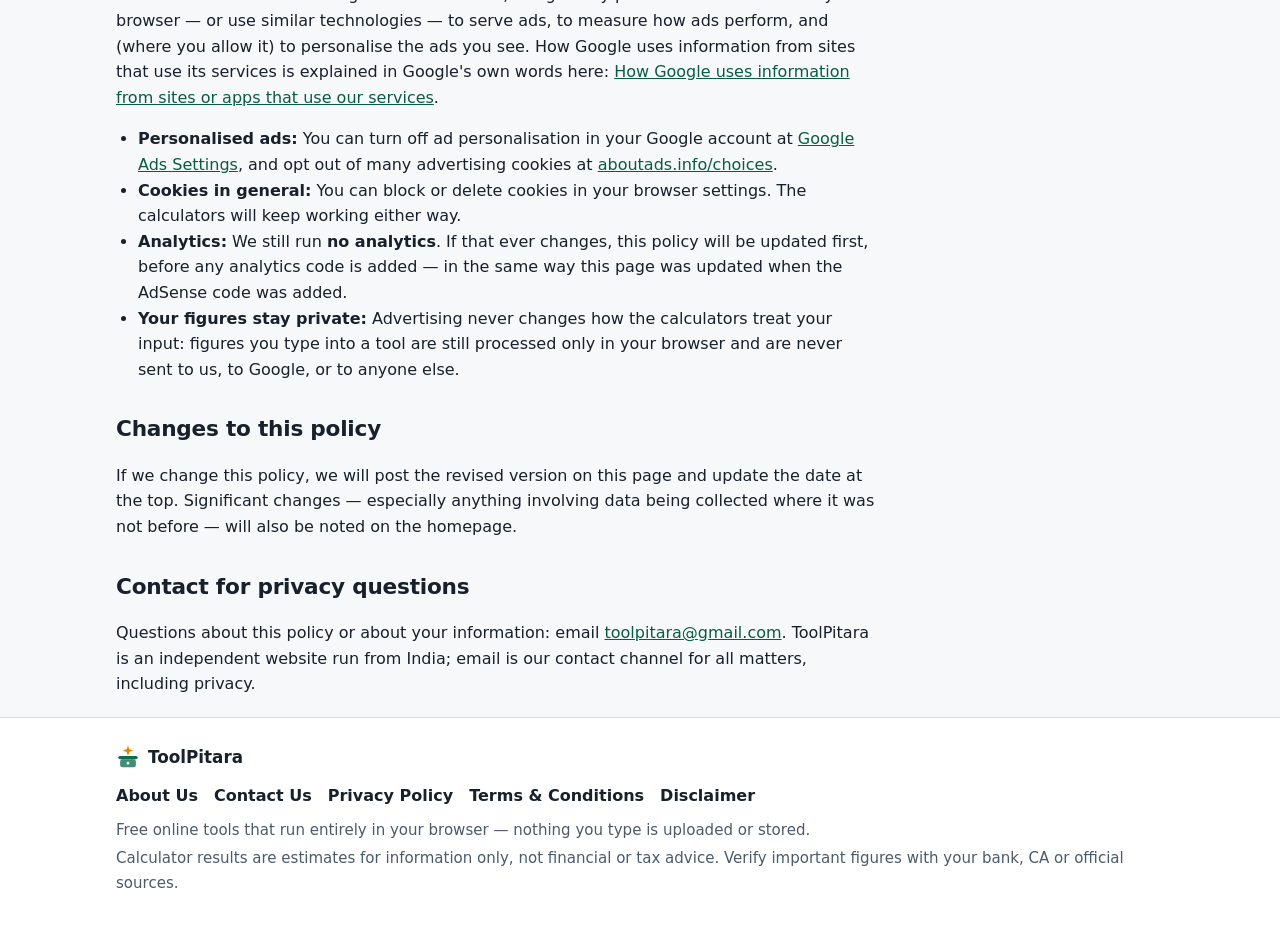
<file: privacy.html>
<!DOCTYPE html>
<html lang="en" data-theme="light">
<head>
<meta charset="UTF-8">
<meta name="viewport" content="width=device-width, initial-scale=1.0">
<title>Privacy Policy — ToolPitara</title>
<meta name="description" content="ToolPitara's privacy policy, in plain language: every calculator runs only in your browser, nothing you type is sent or stored. We have no accounts and run no analytics; Google AdSense code is present so Google can review this site for advertising. Includes a tool-by-tool data table.">
<link rel="canonical" href="https://toolpitarawala.github.io/privacy.html">
<link rel="icon" type="image/svg+xml" href="favicon.svg">
<meta property="og:type" content="website">
<meta property="og:site_name" content="ToolPitara">
<meta property="og:title" content="Privacy Policy — ToolPitara">
<meta property="og:description" content="What each ToolPitara tool does with your data: it stays in your browser. Full policy, tool by tool.">
<meta property="og:url" content="https://toolpitarawala.github.io/privacy.html">
<meta property="og:image" content="https://toolpitarawala.github.io/og-image.svg">
<meta property="og:image:width" content="1200">
<meta property="og:image:height" content="630">
<meta name="twitter:card" content="summary_large_image">
<meta name="twitter:title" content="Privacy Policy — ToolPitara">
<meta name="twitter:description" content="What each ToolPitara tool does with your data: it stays in your browser. Full policy, tool by tool.">
<meta name="twitter:image" content="https://toolpitarawala.github.io/og-image.svg">
<script>try{var t=localStorage.getItem('tp-theme');if(t){document.documentElement.setAttribute('data-theme',t);}else if(window.matchMedia&&window.matchMedia('(prefers-color-scheme: dark)').matches){document.documentElement.setAttribute('data-theme','dark');}}catch(e){}</script>
<link rel="stylesheet" href="assets/style.css">
<script async src="https://pagead2.googlesyndication.com/pagead/js/adsbygoogle.js?client=ca-pub-2141817975968460"
     crossorigin="anonymous"></script>
</head>
<body>
<a class="skip-link" href="#main">Skip to content</a>
<header class="site-header">
  <div class="wrap header-in">
    <a class="logo" href="index.html"><svg class="logo-mark" width="30" height="30" viewBox="0 0 32 32" aria-hidden="true" focusable="false"><path class="lm-star" d="M16 .6l1.9 4.9 4.9 1.9-4.9 1.9L16 14.2l-1.9-4.9L9.2 7.4l4.9-1.9z"/><rect class="lm-lid" x="3" y="14.5" width="26" height="4.6" rx="2.3"/><rect class="lm-box" x="5.5" y="19.1" width="21" height="10.4" rx="3"/><circle cx="16" cy="24.3" r="1.9" fill="#ffffff" opacity=".92"/></svg>Tool<span>Pitara</span></a>
    <nav class="main-nav" aria-label="Main">
      <ul>
        <li><a href="index.html">Home</a></li>
        <li><a href="index.html#tools">Tools</a></li>
        <li><a href="about.html">About</a></li>
        <li><a href="contact.html">Contact</a></li>
      </ul>
    </nav>
    <button type="button" class="theme-btn" id="themeToggle" aria-pressed="false">🌙 Dark mode</button>
  </div>
</header>

<main id="main" class="wrap">
  <div class="page-head">
    <h1>Privacy Policy</h1>
    <p class="lede">Last updated: <strong>3 November 2026</strong>. This page explains, in plain language,
    exactly what happens to your information when you use ToolPitara. The short version: almost nothing —
    because the site is built so that your data never reaches us.</p>
  </div>

  <div class="prose">
    <h2>The short version</h2>
    <ul>
      <li>Every calculator on ToolPitara runs <strong>only in your web browser</strong>, on your own device.</li>
      <li>What you type into a tool is <strong>never sent to us, never uploaded, and never stored</strong> on any server.</li>
      <li>There are <strong>no user accounts</strong> and no sign-up.</li>
      <li><strong>We</strong> set <strong>no cookies</strong> ourselves. (The Google AdSense code described below is run by Google and may use cookies.)</li>
      <li>We use <strong>no analytics or tracking</strong> of any kind.</li>
      <li>We show <strong>no advertisements yet</strong>. The site does load Google's AdSense code, so Google can verify this site and review it for advertising; if Google approves the site, advertisements will appear. Google — not us — may use cookies for those ads (explained below).</li>
      <li>The only thing saved anywhere is your light/dark theme choice, stored <strong>on your own device</strong> (explained below).</li>
    </ul>

    <h2>Tool by tool: what happens to what you type</h2>
    <p>We list this in detail because “we respect your privacy” is easy to say. Here is the actual behaviour of
    every live tool on the site today:</p>
  </div>

  <div class="table-scroll" style="max-width:900px">
    <table>
      <caption>Per-tool data handling on ToolPitara</caption>
      <thead>
        <tr>
          <th scope="col">Tool</th>
          <th scope="col">What you type</th>
          <th scope="col">Where it is processed</th>
          <th scope="col">Sent anywhere?</th>
          <th scope="col">Stored?</th>
        </tr>
      </thead>
      <tbody>
        <tr>
          <th scope="row">EMI Calculator</th>
          <td style="text-align:left">Loan amount, interest rate, tenure</td>
          <td style="text-align:left">In your browser, on your device</td>
          <td style="text-align:left">Never</td>
          <td style="text-align:left">No. The figures exist only while the page is open. If you press “Copy result”, the summary goes to your own clipboard, under your control.</td>
        </tr>
        <tr>
          <th scope="row">SIP Calculator</th>
          <td style="text-align:left">Monthly investment, expected return, number of years</td>
          <td style="text-align:left">In your browser, on your device</td>
          <td style="text-align:left">Never</td>
          <td style="text-align:left">No. Same as above — page memory only, plus your clipboard if you choose to copy.</td>
        </tr>
        <tr>
          <th scope="row">GST Calculator</th>
          <td style="text-align:left">Amount and GST rate</td>
          <td style="text-align:left">In your browser, on your device</td>
          <td style="text-align:left">Never</td>
          <td style="text-align:left">No. Same as above.</td>
        </tr>
        <tr>
          <th scope="row">Photo &amp; Signature Resizer</th>
          <td style="text-align:left">The photo or signature image you choose, and the size settings</td>
          <td style="text-align:left">In your browser, on your device</td>
          <td style="text-align:left">Never</td>
          <td style="text-align:left">No. The image is resized on your device and exists only in the page’s memory until you download the result to your own device. Nothing is uploaded or stored.</td>
        </tr>
        <tr>
          <th scope="row">Tools marked “Coming soon”</th>
          <td style="text-align:left">Nothing — these are not working tools yet and collect no input</td>
          <td style="text-align:left">—</td>
          <td style="text-align:left">Never</td>
          <td style="text-align:left">No. When each one launches, this table will be updated first with exactly how it behaves.</td>
        </tr>
      </tbody>
    </table>
  </div>

  <div class="prose">
    <h2>The one thing stored: your theme preference</h2>
    <p>If you switch the site between light and dark mode, your browser saves that single choice in a
    storage area called <strong>localStorage</strong>, under the name <strong>“tp-theme”</strong> (the value is
    simply the word “light” or “dark”). It exists only so the site remembers your preference on your next
    visit. It is stored <strong>on your device only</strong>, is never sent to us or anyone else, and contains
    nothing about you or your calculations.</p>
    <p>You can delete it at any time: clear “site data” for this website in your browser settings, and the
    preference is gone. The site will simply use its default theme again. localStorage is not a cookie, and
    ToolPitara itself sets no cookies at all.</p>

    <h2>Accounts, analytics, advertising and third parties</h2>
    <ul>
      <li><strong>Accounts:</strong> There are none. We never ask for your name, email address, phone number or
      any password on this site.</li>
      <li><strong>Analytics:</strong> We run no analytics service (no Google Analytics or similar). We do not
      count your visits, record your clicks, or build any profile of you.</li>
      <li><strong>Advertising:</strong> We have applied to show advertising through <strong>Google
      AdSense</strong> to cover the site's running costs. Google's AdSense code is loaded on every page so
      Google can verify that we own this site and review it. As of the date at the top of this page, the
      site is <strong>under review and shows no advertisements yet</strong>; ads will appear only if Google
      approves the site. Google may use cookies to serve and personalise ads — see “Advertising cookies
      and your choices” below.</li>
      <li><strong>Third-party services:</strong> Apart from Google's AdSense code described above, the site
      loads no fonts, scripts, images or embeds from other companies, and uses no third-party APIs. Every
      other file that makes the site work is served with the site itself.</li>
    </ul>

    <h2>Hosting and technical logs</h2>
    <p>Like nearly every website, ToolPitara is delivered by a hosting provider, and web hosts normally keep
    short-lived technical server logs (such as the IP address a page was delivered to and the time of the
    request) to operate and secure their service. We do not use any such logs to identify, track or profile
    visitors, and we never see the numbers you type into a tool — those are never transmitted in the first
    place.</p>

    <h2>If you email us</h2>
    <p>If you write to us at <a href="mailto:toolpitara@gmail.com">toolpitara@gmail.com</a>, we receive your
    email address and the contents of your message — that is simply how email works. We use it only to read
    and reply to you. We do not add you to any mailing list, and we do not sell or share email addresses.
    Please never send us passwords, account numbers or identity documents; our tools are designed so you
    never need to share them.</p>

    <h2>Children</h2>
    <p>ToolPitara's calculators are general-purpose tools meant for adults managing money and for students
    doing arithmetic. The site is not directed at children, and — since the site collects no personal
    information from anyone — it collects none from children either. Younger students should use the finance
    calculators as learning aids, with a parent or teacher, and not as a basis for real money decisions.</p>

    <h2>Your choices and rights</h2>
    <p>Because we hold no personal data about you, there is normally nothing for us to show, correct or
    delete. The theme preference lives on your own device and you can remove it yourself as explained above.
    If you emailed us and would like that email thread deleted, write to us from the same address and we will
    delete it and confirm when done. If you believe this policy does not match something the site actually
    does, please tell us — accuracy here matters to us.</p>

    <h2>Advertising cookies and your choices</h2>
    <p>Because this site carries Google's AdSense code, Google may place and read cookies in your browser
    — or use similar technologies — to serve ads, to measure how ads perform, and (where you allow
    it) to personalise the ads you see. How Google uses information from sites that use its services is
    explained in Google's own words here:
    <a href="https://policies.google.com/technologies/partner-sites" rel="noopener" target="_blank">How Google uses information from sites or apps that use our services</a>.</p>
    <ul>
      <li><strong>Personalised ads:</strong> You can turn off ad personalisation in your Google account at
      <a href="https://adssettings.google.com" rel="noopener" target="_blank">Google Ads Settings</a>, and opt out of many advertising
      cookies at <a href="https://www.aboutads.info/choices/" rel="noopener" target="_blank">aboutads.info/choices</a>.</li>
      <li><strong>Cookies in general:</strong> You can block or delete cookies in your browser settings.
      The calculators will keep working either way.</li>
      <li><strong>Analytics:</strong> We still run <strong>no analytics</strong>. If that ever changes,
      this policy will be updated first, before any analytics code is added — in the same way this page
      was updated when the AdSense code was added.</li>
      <li><strong>Your figures stay private:</strong> Advertising never changes how the calculators treat
      your input: figures you type into a tool are still processed only in your browser and are never sent
      to us, to Google, or to anyone else.</li>
    </ul>

    <h2>Changes to this policy</h2>
    <p>If we change this policy, we will post the revised version on this page and update the date at the top.
    Significant changes — especially anything involving data being collected where it was not before — will
    also be noted on the homepage.</p>

    <h2>Contact for privacy questions</h2>
    <p>Questions about this policy or about your information: email
    <a href="mailto:toolpitara@gmail.com">toolpitara@gmail.com</a>. ToolPitara is an independent website run
    from India; email is our contact channel for all matters, including privacy.</p>
  </div>
</main>

<footer class="site-footer">
  <div class="wrap footer-in">
    <div class="footer-brand"><svg class="logo-mark" width="24" height="24" viewBox="0 0 32 32" aria-hidden="true" focusable="false"><path class="lm-star" d="M16 .6l1.9 4.9 4.9 1.9-4.9 1.9L16 14.2l-1.9-4.9L9.2 7.4l4.9-1.9z"/><rect class="lm-lid" x="3" y="14.5" width="26" height="4.6" rx="2.3"/><rect class="lm-box" x="5.5" y="19.1" width="21" height="10.4" rx="3"/><circle cx="16" cy="24.3" r="1.9" fill="#ffffff" opacity=".92"/></svg><strong>ToolPitara</strong></div>
    <ul class="footer-links">
      <li><a href="about.html">About Us</a></li>
      <li><a href="contact.html">Contact Us</a></li>
      <li><a href="privacy.html">Privacy Policy</a></li>
      <li><a href="terms.html">Terms &amp; Conditions</a></li>
      <li><a href="disclaimer.html">Disclaimer</a></li>
    </ul>
    <p>Free online tools that run entirely in your browser — nothing you type is uploaded or stored.</p>
    <p>Calculator results are estimates for information only, not financial or tax advice. Verify important figures with your bank, CA or official sources.</p>
  </div>
</footer>
<script src="assets/app.js" defer></script>
</body>
</html>
</file>
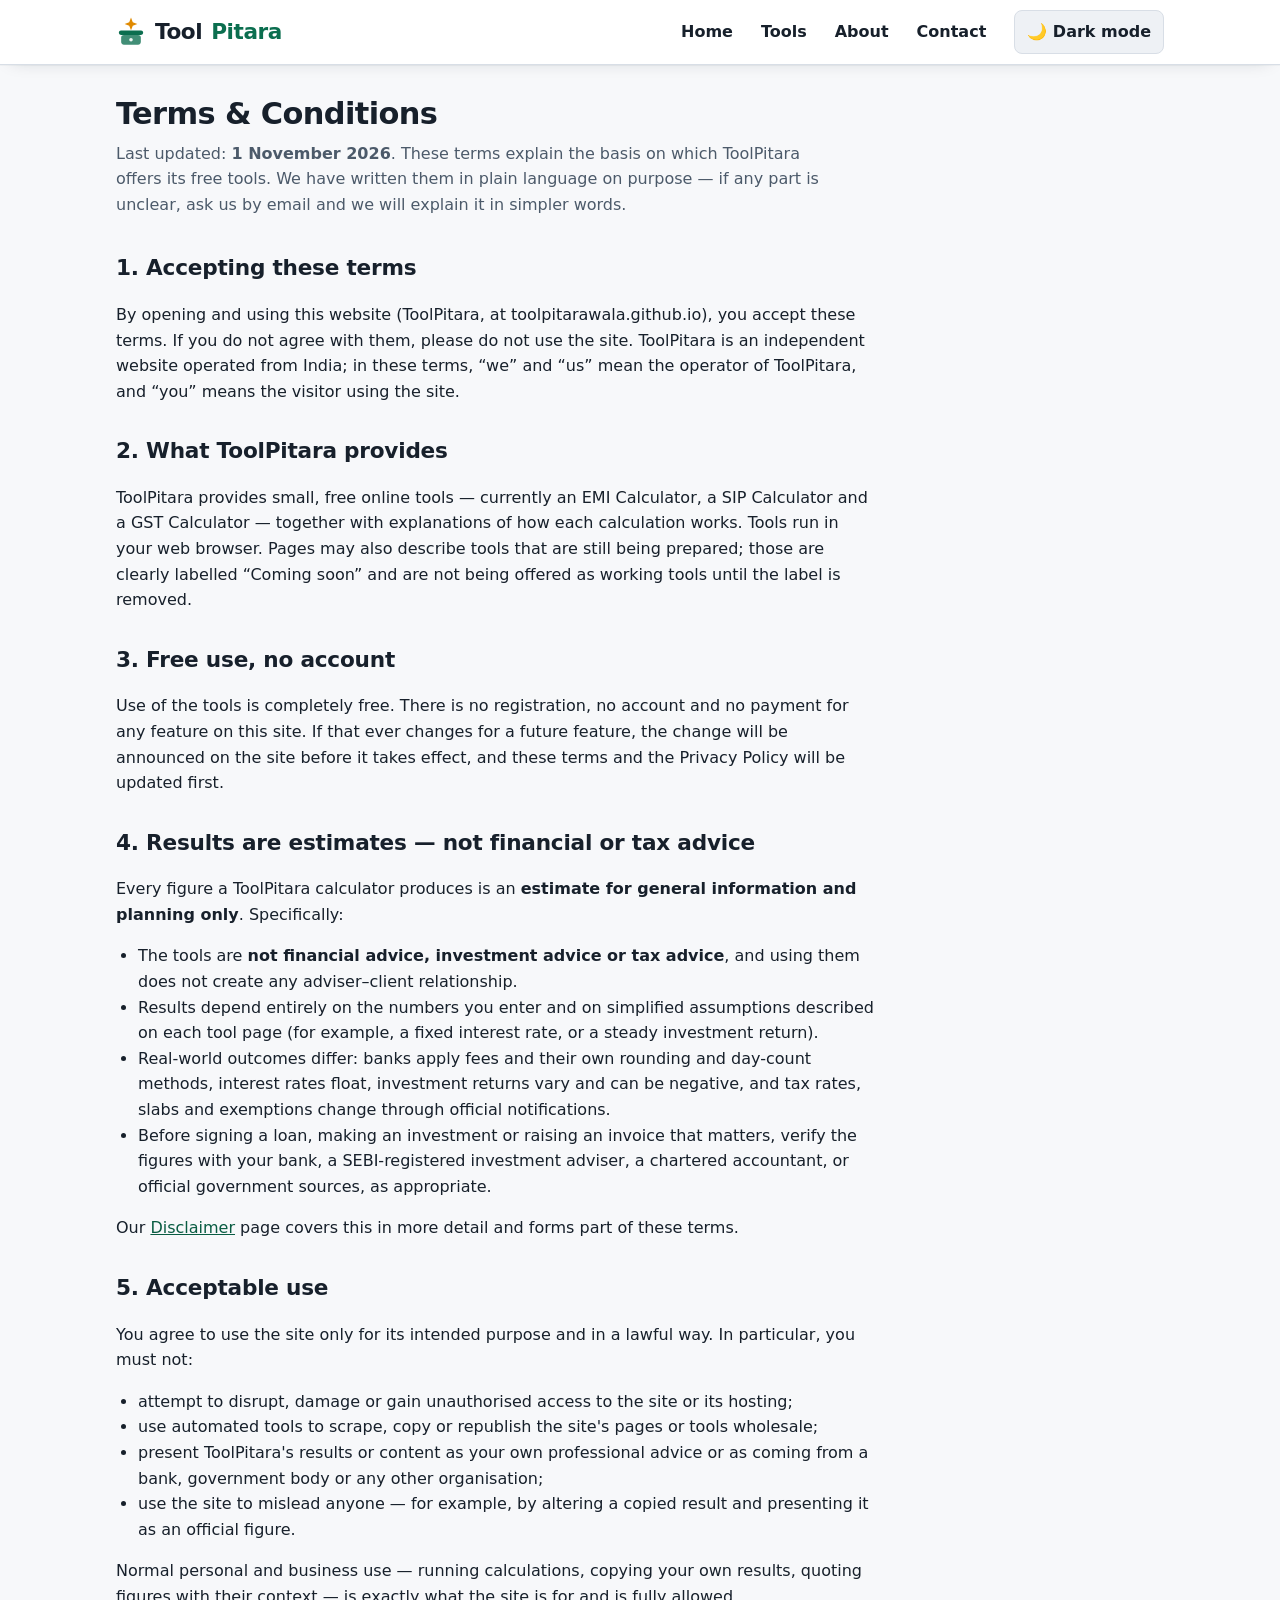
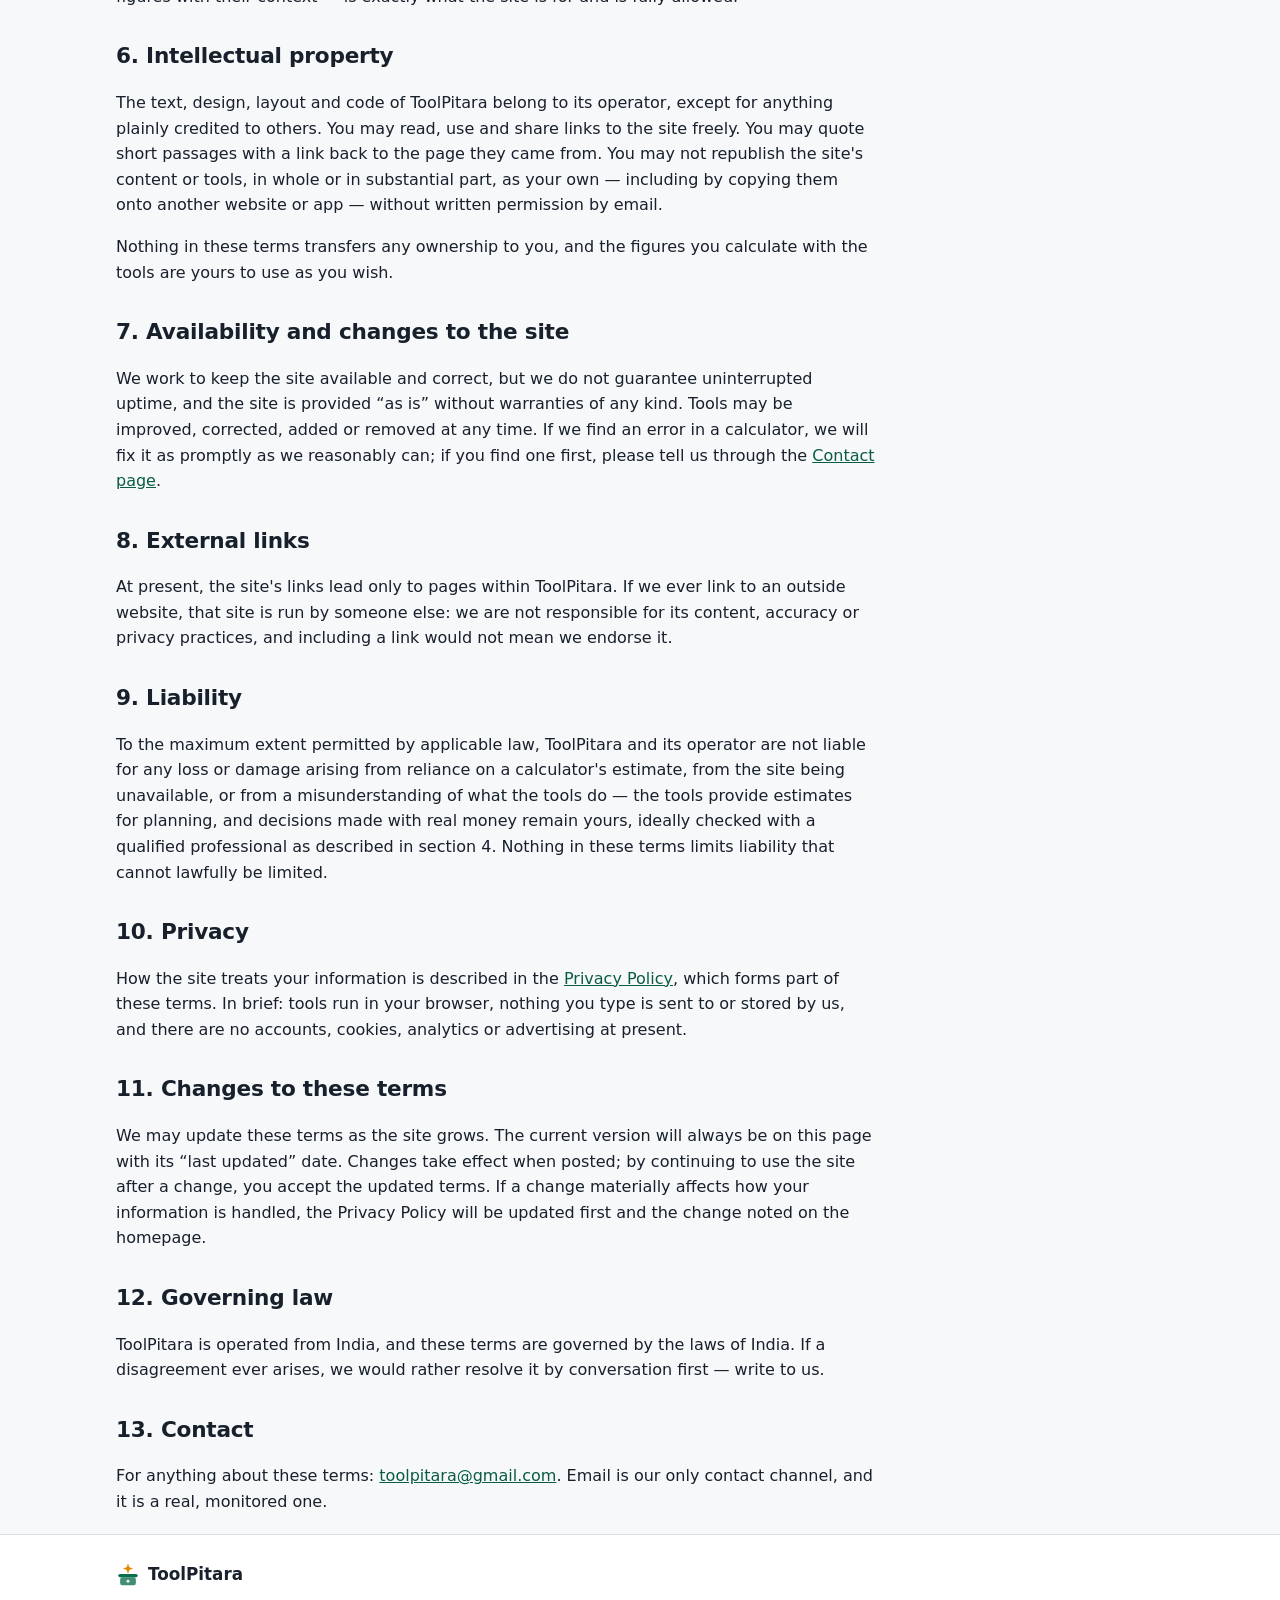
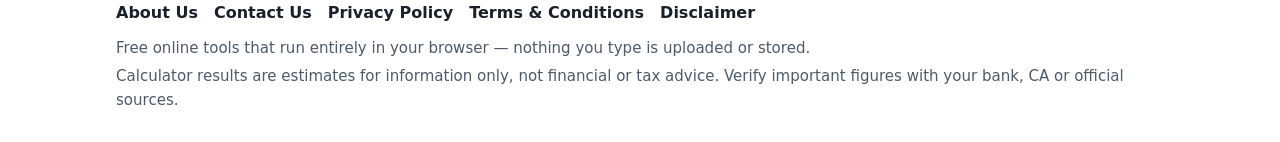
<file: terms.html>
<!DOCTYPE html>
<html lang="en" data-theme="light">
<head>
<meta charset="UTF-8">
<meta name="viewport" content="width=device-width, initial-scale=1.0">
<title>Terms &amp; Conditions — ToolPitara</title>
<meta name="description" content="ToolPitara's terms of use, in plain language: free tools, no accounts, calculator results are estimates and not financial or tax advice, acceptable use, and how the terms can change.">
<link rel="canonical" href="https://toolpitarawala.github.io/terms.html">
<link rel="icon" type="image/svg+xml" href="favicon.svg">
<meta property="og:type" content="website">
<meta property="og:site_name" content="ToolPitara">
<meta property="og:title" content="Terms &amp; Conditions — ToolPitara">
<meta property="og:description" content="The terms for using ToolPitara's free tools, written in plain language.">
<meta property="og:url" content="https://toolpitarawala.github.io/terms.html">
<meta property="og:image" content="https://toolpitarawala.github.io/og-image.svg">
<meta property="og:image:width" content="1200">
<meta property="og:image:height" content="630">
<meta name="twitter:card" content="summary_large_image">
<meta name="twitter:title" content="Terms &amp; Conditions — ToolPitara">
<meta name="twitter:description" content="The terms for using ToolPitara's free tools, written in plain language.">
<meta name="twitter:image" content="https://toolpitarawala.github.io/og-image.svg">
<script>try{var t=localStorage.getItem('tp-theme');if(t){document.documentElement.setAttribute('data-theme',t);}else if(window.matchMedia&&window.matchMedia('(prefers-color-scheme: dark)').matches){document.documentElement.setAttribute('data-theme','dark');}}catch(e){}</script>
<link rel="stylesheet" href="assets/style.css">
<script async src="https://pagead2.googlesyndication.com/pagead/js/adsbygoogle.js?client=ca-pub-2141817975968460"
     crossorigin="anonymous"></script>
</head>
<body>
<a class="skip-link" href="#main">Skip to content</a>
<header class="site-header">
  <div class="wrap header-in">
    <a class="logo" href="index.html"><svg class="logo-mark" width="30" height="30" viewBox="0 0 32 32" aria-hidden="true" focusable="false"><path class="lm-star" d="M16 .6l1.9 4.9 4.9 1.9-4.9 1.9L16 14.2l-1.9-4.9L9.2 7.4l4.9-1.9z"/><rect class="lm-lid" x="3" y="14.5" width="26" height="4.6" rx="2.3"/><rect class="lm-box" x="5.5" y="19.1" width="21" height="10.4" rx="3"/><circle cx="16" cy="24.3" r="1.9" fill="#ffffff" opacity=".92"/></svg>Tool<span>Pitara</span></a>
    <nav class="main-nav" aria-label="Main">
      <ul>
        <li><a href="index.html">Home</a></li>
        <li><a href="index.html#tools">Tools</a></li>
        <li><a href="about.html">About</a></li>
        <li><a href="contact.html">Contact</a></li>
      </ul>
    </nav>
    <button type="button" class="theme-btn" id="themeToggle" aria-pressed="false">🌙 Dark mode</button>
  </div>
</header>

<main id="main" class="wrap">
  <div class="page-head">
    <h1>Terms &amp; Conditions</h1>
    <p class="lede">Last updated: <strong>1 November 2026</strong>. These terms explain the basis on which
    ToolPitara offers its free tools. We have written them in plain language on purpose — if any part is
    unclear, ask us by email and we will explain it in simpler words.</p>
  </div>

  <div class="prose">
    <h2>1. Accepting these terms</h2>
    <p>By opening and using this website (ToolPitara, at toolpitarawala.github.io), you accept these terms. If you
    do not agree with them, please do not use the site. ToolPitara is an independent website operated from
    India; in these terms, “we” and “us” mean the operator of ToolPitara, and “you” means the visitor using
    the site.</p>

    <h2>2. What ToolPitara provides</h2>
    <p>ToolPitara provides small, free online tools — currently an EMI Calculator, a SIP Calculator and a GST
    Calculator — together with explanations of how each calculation works. Tools run in your web browser.
    Pages may also describe tools that are still being prepared; those are clearly labelled “Coming soon” and
    are not being offered as working tools until the label is removed.</p>

    <h2>3. Free use, no account</h2>
    <p>Use of the tools is completely free. There is no registration, no account and no payment for any
    feature on this site. If that ever changes for a future feature, the change will be announced on the site
    before it takes effect, and these terms and the Privacy Policy will be updated first.</p>

    <h2>4. Results are estimates — not financial or tax advice</h2>
    <p>Every figure a ToolPitara calculator produces is an <strong>estimate for general information and
    planning only</strong>. Specifically:</p>
    <ul>
      <li>The tools are <strong>not financial advice, investment advice or tax advice</strong>, and using them
      does not create any adviser–client relationship.</li>
      <li>Results depend entirely on the numbers you enter and on simplified assumptions described on each
      tool page (for example, a fixed interest rate, or a steady investment return).</li>
      <li>Real-world outcomes differ: banks apply fees and their own rounding and day-count methods, interest
      rates float, investment returns vary and can be negative, and tax rates, slabs and exemptions change
      through official notifications.</li>
      <li>Before signing a loan, making an investment or raising an invoice that matters, verify the figures
      with your bank, a SEBI-registered investment adviser, a chartered accountant, or official government
      sources, as appropriate.</li>
    </ul>
    <p>Our <a href="disclaimer.html">Disclaimer</a> page covers this in more detail and forms part of these
    terms.</p>

    <h2>5. Acceptable use</h2>
    <p>You agree to use the site only for its intended purpose and in a lawful way. In particular, you must
    not:</p>
    <ul>
      <li>attempt to disrupt, damage or gain unauthorised access to the site or its hosting;</li>
      <li>use automated tools to scrape, copy or republish the site's pages or tools wholesale;</li>
      <li>present ToolPitara's results or content as your own professional advice or as coming from a bank,
      government body or any other organisation;</li>
      <li>use the site to mislead anyone — for example, by altering a copied result and presenting it as an
      official figure.</li>
    </ul>
    <p>Normal personal and business use — running calculations, copying your own results, quoting figures
    with their context — is exactly what the site is for and is fully allowed.</p>

    <h2>6. Intellectual property</h2>
    <p>The text, design, layout and code of ToolPitara belong to its operator, except for anything plainly
    credited to others. You may read, use and share links to the site freely. You may quote short passages
    with a link back to the page they came from. You may not republish the site's content or tools, in whole
    or in substantial part, as your own — including by copying them onto another website or app — without
    written permission by email.</p>
    <p>Nothing in these terms transfers any ownership to you, and the figures you calculate with the tools are
    yours to use as you wish.</p>

    <h2>7. Availability and changes to the site</h2>
    <p>We work to keep the site available and correct, but we do not guarantee uninterrupted uptime, and the
    site is provided “as is” without warranties of any kind. Tools may be improved, corrected, added or
    removed at any time. If we find an error in a calculator, we will fix it as promptly as we reasonably can;
    if you find one first, please tell us through the <a href="contact.html">Contact page</a>.</p>

    <h2>8. External links</h2>
    <p>At present, the site's links lead only to pages within ToolPitara. If we ever link to an outside
    website, that site is run by someone else: we are not responsible for its content, accuracy or privacy
    practices, and including a link would not mean we endorse it.</p>

    <h2>9. Liability</h2>
    <p>To the maximum extent permitted by applicable law, ToolPitara and its operator are not liable for any
    loss or damage arising from reliance on a calculator's estimate, from the site being unavailable, or from
    a misunderstanding of what the tools do — the tools provide estimates for planning, and decisions made
    with real money remain yours, ideally checked with a qualified professional as described in section 4.
    Nothing in these terms limits liability that cannot lawfully be limited.</p>

    <h2>10. Privacy</h2>
    <p>How the site treats your information is described in the <a href="privacy.html">Privacy Policy</a>,
    which forms part of these terms. In brief: tools run in your browser, nothing you type is sent to or
    stored by us, and there are no accounts, cookies, analytics or advertising at present.</p>

    <h2>11. Changes to these terms</h2>
    <p>We may update these terms as the site grows. The current version will always be on this page with its
    “last updated” date. Changes take effect when posted; by continuing to use the site after a change, you
    accept the updated terms. If a change materially affects how your information is handled, the Privacy
    Policy will be updated first and the change noted on the homepage.</p>

    <h2>12. Governing law</h2>
    <p>ToolPitara is operated from India, and these terms are governed by the laws of India. If a
    disagreement ever arises, we would rather resolve it by conversation first — write to us.</p>

    <h2>13. Contact</h2>
    <p>For anything about these terms: <a href="mailto:toolpitara@gmail.com">toolpitara@gmail.com</a>.
    Email is our only contact channel, and it is a real, monitored one.</p>
  </div>
</main>

<footer class="site-footer">
  <div class="wrap footer-in">
    <div class="footer-brand"><svg class="logo-mark" width="24" height="24" viewBox="0 0 32 32" aria-hidden="true" focusable="false"><path class="lm-star" d="M16 .6l1.9 4.9 4.9 1.9-4.9 1.9L16 14.2l-1.9-4.9L9.2 7.4l4.9-1.9z"/><rect class="lm-lid" x="3" y="14.5" width="26" height="4.6" rx="2.3"/><rect class="lm-box" x="5.5" y="19.1" width="21" height="10.4" rx="3"/><circle cx="16" cy="24.3" r="1.9" fill="#ffffff" opacity=".92"/></svg><strong>ToolPitara</strong></div>
    <ul class="footer-links">
      <li><a href="about.html">About Us</a></li>
      <li><a href="contact.html">Contact Us</a></li>
      <li><a href="privacy.html">Privacy Policy</a></li>
      <li><a href="terms.html">Terms &amp; Conditions</a></li>
      <li><a href="disclaimer.html">Disclaimer</a></li>
    </ul>
    <p>Free online tools that run entirely in your browser — nothing you type is uploaded or stored.</p>
    <p>Calculator results are estimates for information only, not financial or tax advice. Verify important figures with your bank, CA or official sources.</p>
  </div>
</footer>
<script src="assets/app.js" defer></script>
</body>
</html>
</file>
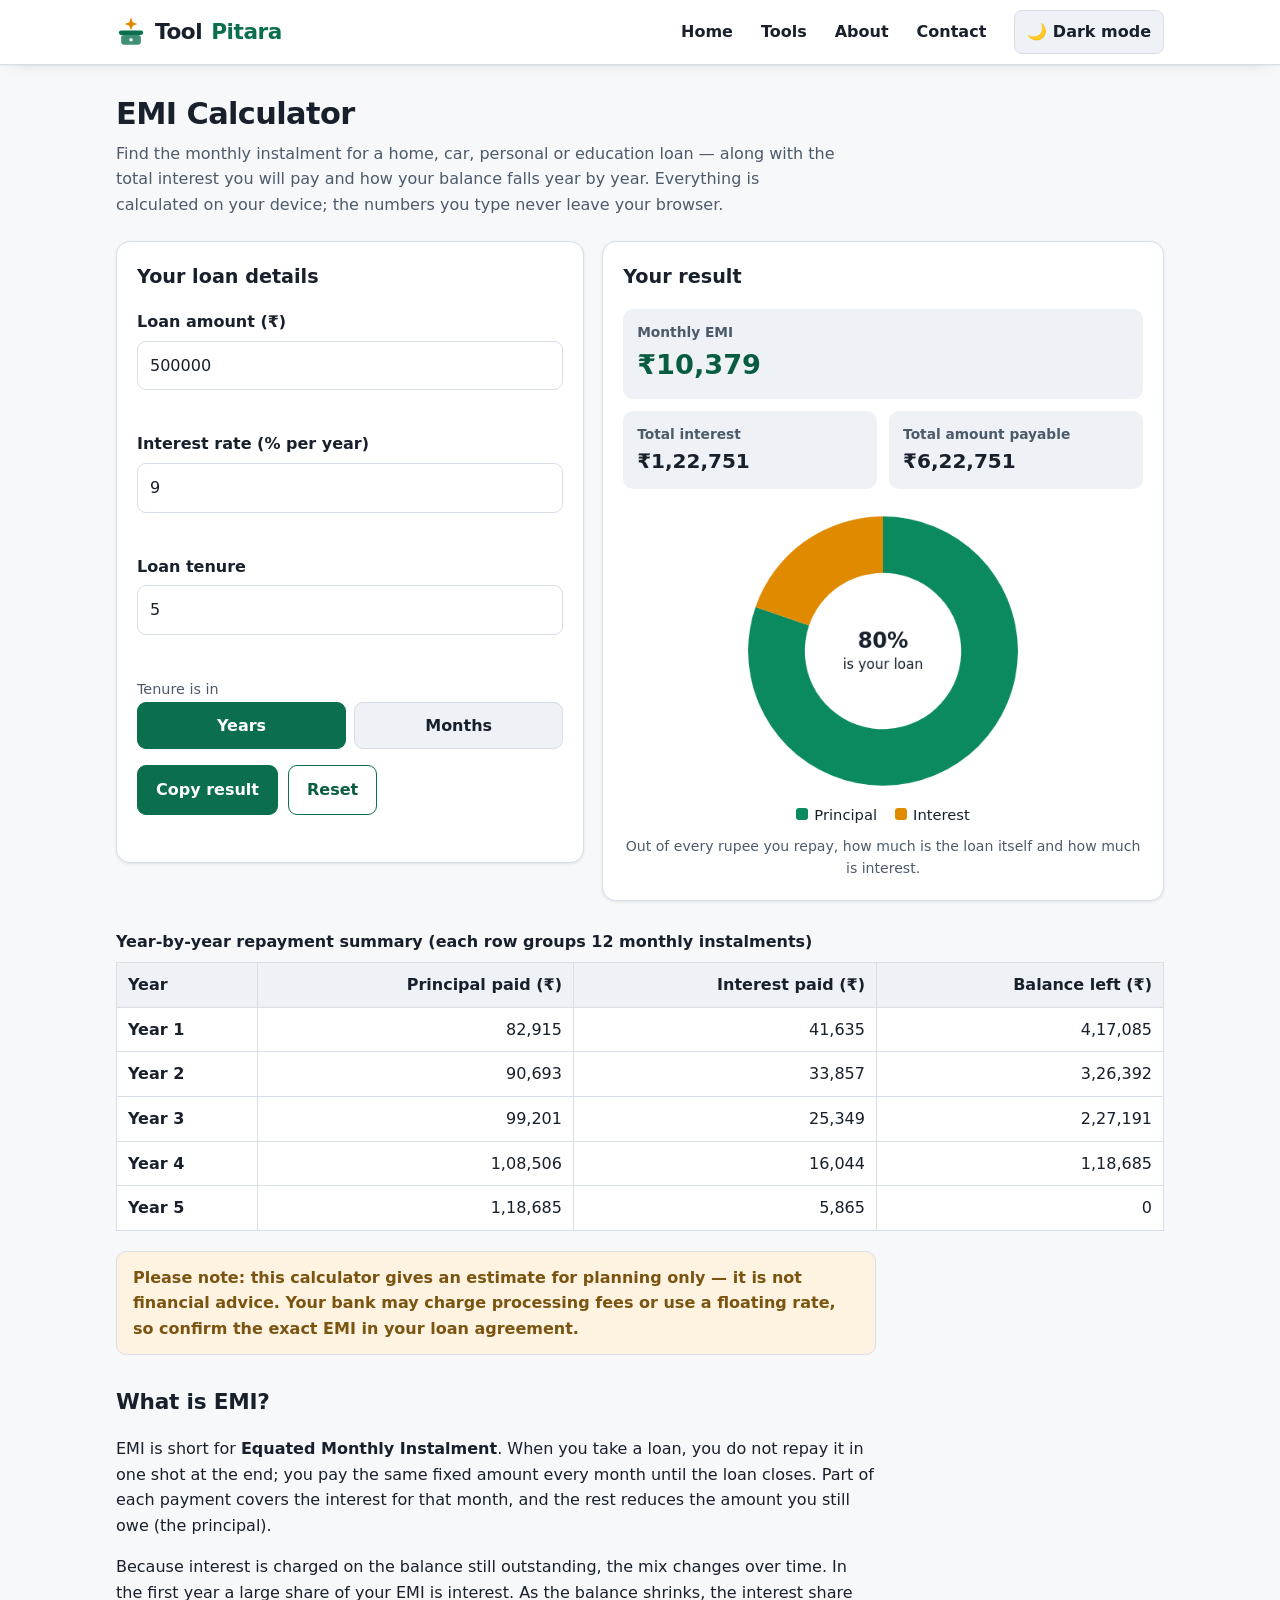
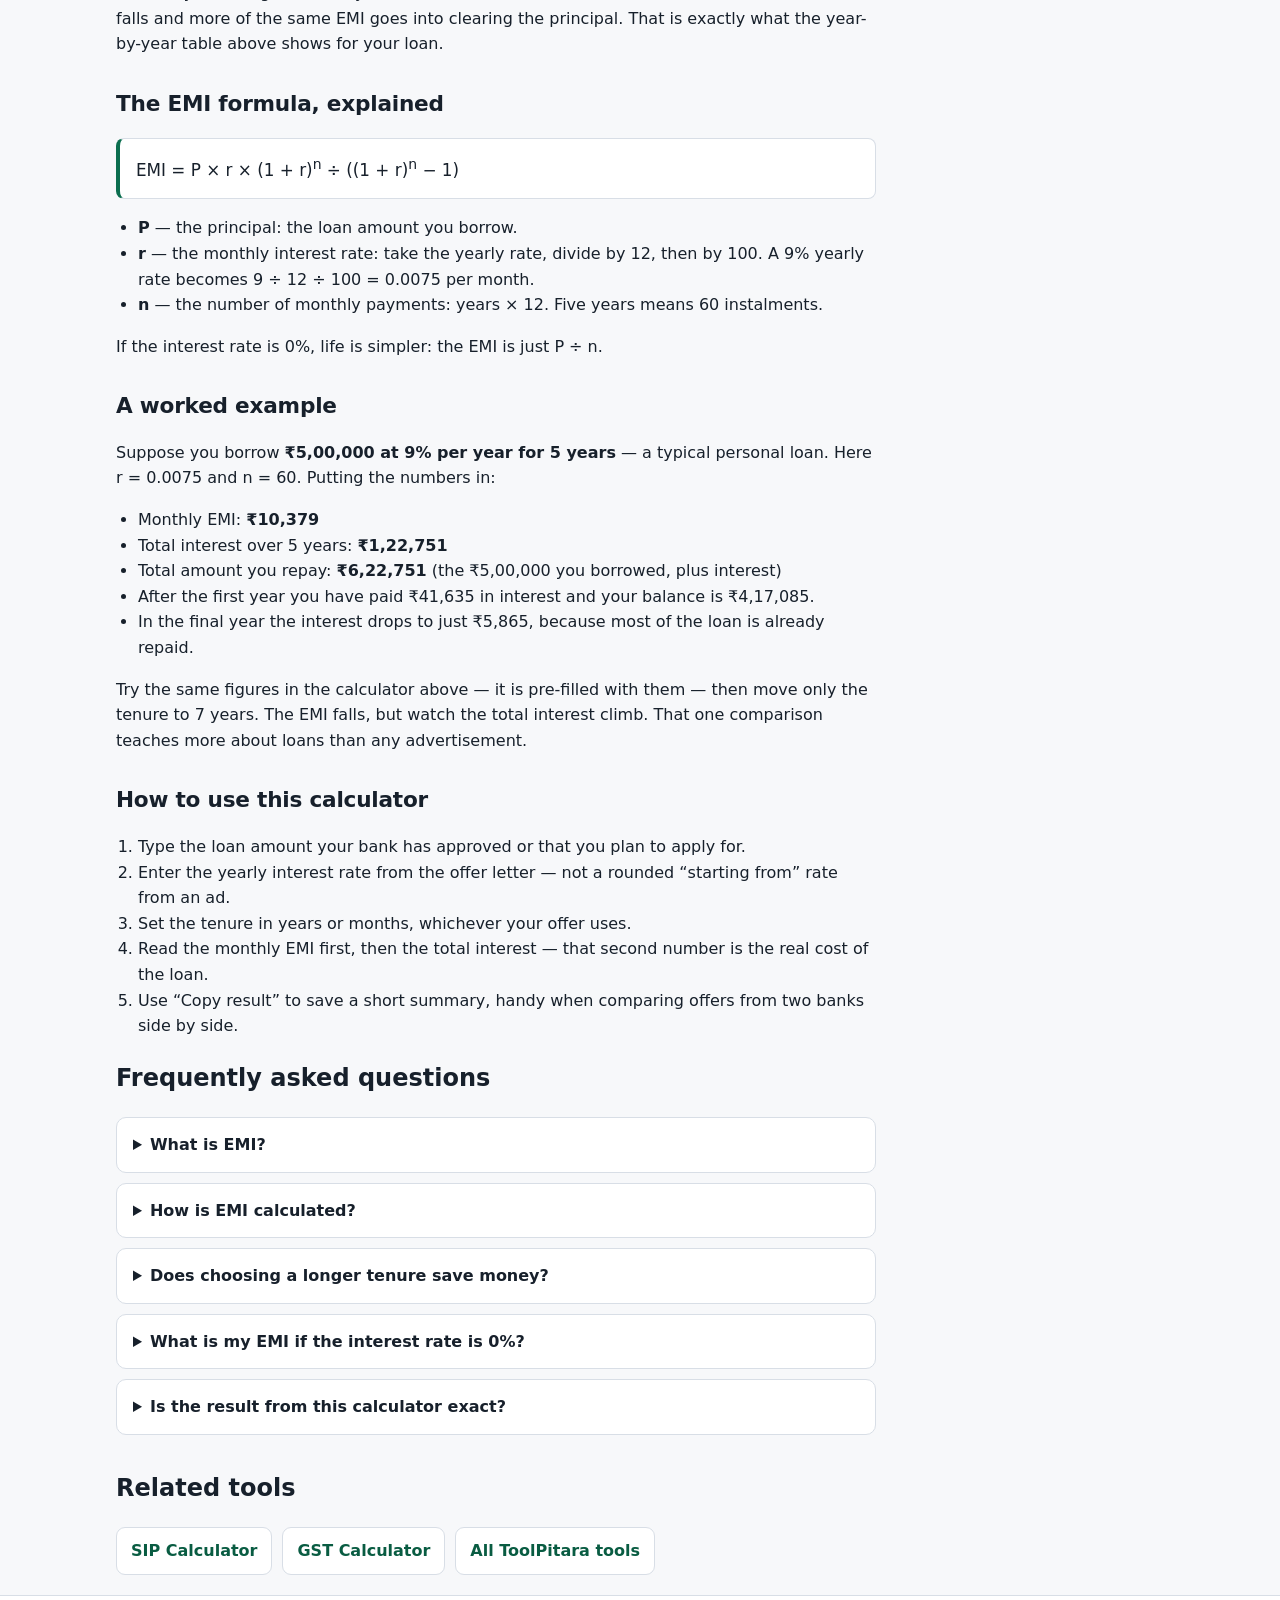
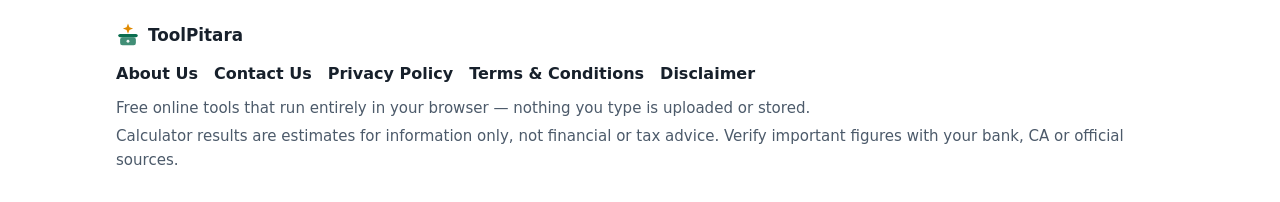
<file: tools/emi-calculator.html>
<!DOCTYPE html>
<html lang="en" data-theme="light">
<head>
<meta charset="UTF-8">
<meta name="viewport" content="width=device-width, initial-scale=1.0">
<title>EMI Calculator — Calculate Your Loan EMI Online Free | ToolPitara</title>
<meta name="description" content="Free EMI calculator for home, car and personal loans. Enter the loan amount, interest rate and tenure to get your monthly EMI, total interest and a year-by-year repayment table — calculated privately in your browser.">
<link rel="canonical" href="https://toolpitarawala.github.io/tools/emi-calculator.html">
<link rel="icon" type="image/svg+xml" href="../favicon.svg">
<meta property="og:type" content="website">
<meta property="og:site_name" content="ToolPitara">
<meta property="og:title" content="EMI Calculator — Calculate Your Loan EMI Online Free | ToolPitara">
<meta property="og:description" content="Monthly EMI, total interest and a year-by-year repayment table for any loan. Free, no sign-up, calculated in your browser.">
<meta property="og:url" content="https://toolpitarawala.github.io/tools/emi-calculator.html">
<meta property="og:image" content="https://toolpitarawala.github.io/og-image.svg">
<meta property="og:image:width" content="1200">
<meta property="og:image:height" content="630">
<meta name="twitter:card" content="summary_large_image">
<meta name="twitter:title" content="EMI Calculator — Calculate Your Loan EMI Online Free | ToolPitara">
<meta name="twitter:description" content="Monthly EMI, total interest and a year-by-year repayment table for any loan. Free, no sign-up, calculated in your browser.">
<meta name="twitter:image" content="https://toolpitarawala.github.io/og-image.svg">
<script>try{var t=localStorage.getItem('tp-theme');if(t){document.documentElement.setAttribute('data-theme',t);}else if(window.matchMedia&&window.matchMedia('(prefers-color-scheme: dark)').matches){document.documentElement.setAttribute('data-theme','dark');}}catch(e){}</script>
<link rel="stylesheet" href="../assets/style.css">
<script type="application/ld+json">
{
  "@context": "https://schema.org",
  "@type": "FAQPage",
  "mainEntity": [
    {
      "@type": "Question",
      "name": "What is EMI?",
      "acceptedAnswer": { "@type": "Answer", "text": "EMI means Equated Monthly Instalment — the fixed amount you pay the lender every month until a loan is fully repaid. Each instalment contains a part of the principal (the amount you borrowed) and a part of the interest. In the early months the interest part is bigger; towards the end, most of the instalment goes towards the principal." }
    },
    {
      "@type": "Question",
      "name": "How is EMI calculated?",
      "acceptedAnswer": { "@type": "Answer", "text": "Banks use the formula EMI = P × r × (1 + r)^n ÷ ((1 + r)^n − 1), where P is the loan amount, r is the monthly interest rate (annual rate divided by 12 and then by 100), and n is the number of monthly instalments. This calculator uses exactly that formula." }
    },
    {
      "@type": "Question",
      "name": "Does choosing a longer tenure save money?",
      "acceptedAnswer": { "@type": "Answer", "text": "No. A longer tenure makes the monthly EMI smaller and easier to pay, but you pay interest for more months, so the total interest goes up — often by a lot. A shorter tenure costs more per month but less overall. Compare both in the calculator by changing only the tenure and watching the total interest." }
    },
    {
      "@type": "Question",
      "name": "What is my EMI if the interest rate is 0%?",
      "acceptedAnswer": { "@type": "Answer", "text": "With no interest, the EMI is simply the loan amount divided by the number of months. For example, ₹1,20,000 over 12 months at 0% is ₹10,000 per month, and the total you repay is exactly ₹1,20,000." }
    },
    {
      "@type": "Question",
      "name": "Is the result from this calculator exact?",
      "acceptedAnswer": { "@type": "Answer", "text": "It is an accurate estimate based on the standard EMI formula, assuming a fixed interest rate and regular monthly payments. Your bank's actual figure can differ slightly because of processing fees, insurance, the exact number of days in a month, or a floating rate that changes over time. Always confirm the final EMI with your lender before signing." }
    }
  ]
}
</script>
<script async src="https://pagead2.googlesyndication.com/pagead/js/adsbygoogle.js?client=ca-pub-2141817975968460"
     crossorigin="anonymous"></script>
</head>
<body>
<a class="skip-link" href="#main">Skip to content</a>
<header class="site-header">
  <div class="wrap header-in">
    <a class="logo" href="../index.html"><svg class="logo-mark" width="30" height="30" viewBox="0 0 32 32" aria-hidden="true" focusable="false"><path class="lm-star" d="M16 .6l1.9 4.9 4.9 1.9-4.9 1.9L16 14.2l-1.9-4.9L9.2 7.4l4.9-1.9z"/><rect class="lm-lid" x="3" y="14.5" width="26" height="4.6" rx="2.3"/><rect class="lm-box" x="5.5" y="19.1" width="21" height="10.4" rx="3"/><circle cx="16" cy="24.3" r="1.9" fill="#ffffff" opacity=".92"/></svg>Tool<span>Pitara</span></a>
    <nav class="main-nav" aria-label="Main">
      <ul>
        <li><a href="../index.html">Home</a></li>
        <li><a href="../index.html#tools">Tools</a></li>
        <li><a href="../about.html">About</a></li>
        <li><a href="../contact.html">Contact</a></li>
      </ul>
    </nav>
    <button type="button" class="theme-btn" id="themeToggle" aria-pressed="false">🌙 Dark mode</button>
  </div>
</header>

<main id="main" class="wrap">
  <div class="page-head">
    <h1>EMI Calculator</h1>
    <p class="lede">Find the monthly instalment for a home, car, personal or education loan — along with the
    total interest you will pay and how your balance falls year by year. Everything is calculated on your
    device; the numbers you type never leave your browser.</p>
  </div>

  <div class="tool-layout">
    <section class="panel" aria-labelledby="emi-inputs-h">
      <h2 id="emi-inputs-h">Your loan details</h2>
      <form id="emiForm" novalidate>
        <div class="field">
          <label for="loanAmount">Loan amount (₹)</label>
          <input type="number" id="loanAmount" inputmode="decimal" min="0" step="any" value="500000" aria-describedby="loanAmountErr">
          <p class="error-text" id="loanAmountErr" role="alert"></p>
        </div>
        <div class="field">
          <label for="interestRate">Interest rate (% per year)</label>
          <input type="number" id="interestRate" inputmode="decimal" min="0" step="any" value="9" aria-describedby="interestRateErr">
          <p class="error-text" id="interestRateErr" role="alert"></p>
        </div>
        <div class="field">
          <label for="tenureValue">Loan tenure</label>
          <input type="number" id="tenureValue" inputmode="numeric" min="0" step="any" value="5" aria-describedby="tenureErr">
          <p class="error-text" id="tenureErr" role="alert"></p>
        </div>
        <div class="field">
          <span class="hint" id="tenureToggleLabel">Tenure is in</span>
          <div class="toggle-row" role="group" aria-labelledby="tenureToggleLabel">
            <button type="button" id="tenureYears" aria-pressed="true">Years</button>
            <button type="button" id="tenureMonths" aria-pressed="false">Months</button>
          </div>
        </div>
        <div class="btn-row">
          <button type="button" class="btn" id="copyBtn">Copy result</button>
          <button type="button" class="btn secondary" id="resetBtn">Reset</button>
        </div>
        <p class="copy-msg" id="copyMsg" aria-live="polite"></p>
      </form>
    </section>

    <section class="panel" aria-labelledby="emi-results-h">
      <h2 id="emi-results-h">Your result</h2>
      <div aria-live="polite">
        <div class="result-grid">
          <div class="result-item big"><div class="k">Monthly EMI</div><div class="v" id="outEMI">—</div></div>
          <div class="result-item"><div class="k">Total interest</div><div class="v" id="outInterest">—</div></div>
          <div class="result-item"><div class="k">Total amount payable</div><div class="v" id="outTotal">—</div></div>
        </div>
        <canvas class="chart" id="emiChart" width="640" height="360" role="img"
          aria-label="Donut chart comparing the loan principal with the total interest"></canvas>
        <div class="legend" aria-hidden="true">
          <span><i style="background:#0b8a5f"></i>Principal</span>
          <span><i style="background:#e08a00"></i>Interest</span>
        </div>
        <p class="chart-cap">Out of every rupee you repay, how much is the loan itself and how much is interest.</p>
      </div>
    </section>
  </div>

  <section style="margin-top:20px" aria-labelledby="amort-h">
    <div class="table-scroll">
      <table>
        <caption id="amort-h">Year-by-year repayment summary (each row groups 12 monthly instalments)</caption>
        <thead>
          <tr><th scope="col">Year</th><th scope="col">Principal paid (₹)</th><th scope="col">Interest paid (₹)</th><th scope="col">Balance left (₹)</th></tr>
        </thead>
        <tbody id="amortBody"></tbody>
      </table>
    </div>
  </section>

  <p class="note">Please note: this calculator gives an estimate for planning only — it is not financial advice.
  Your bank may charge processing fees or use a floating rate, so confirm the exact EMI in your loan agreement.</p>

  <div class="prose">
    <h2>What is EMI?</h2>
    <p>EMI is short for <strong>Equated Monthly Instalment</strong>. When you take a loan, you do not repay it in
    one shot at the end; you pay the same fixed amount every month until the loan closes. Part of each payment
    covers the interest for that month, and the rest reduces the amount you still owe (the principal).</p>
    <p>Because interest is charged on the balance still outstanding, the mix changes over time. In the first year
    a large share of your EMI is interest. As the balance shrinks, the interest share falls and more of the same
    EMI goes into clearing the principal. That is exactly what the year-by-year table above shows for your loan.</p>

    <h2>The EMI formula, explained</h2>
    <p class="formula">EMI = P × r × (1 + r)<sup>n</sup> ÷ ((1 + r)<sup>n</sup> − 1)</p>
    <ul>
      <li><strong>P</strong> — the principal: the loan amount you borrow.</li>
      <li><strong>r</strong> — the monthly interest rate: take the yearly rate, divide by 12, then by 100.
      A 9% yearly rate becomes 9 ÷ 12 ÷ 100 = 0.0075 per month.</li>
      <li><strong>n</strong> — the number of monthly payments: years × 12. Five years means 60 instalments.</li>
    </ul>
    <p>If the interest rate is 0%, life is simpler: the EMI is just P ÷ n.</p>

    <h2>A worked example</h2>
    <p>Suppose you borrow <strong>₹5,00,000 at 9% per year for 5 years</strong> — a typical personal loan.
    Here r = 0.0075 and n = 60. Putting the numbers in:</p>
    <ul>
      <li>Monthly EMI: <strong>₹10,379</strong></li>
      <li>Total interest over 5 years: <strong>₹1,22,751</strong></li>
      <li>Total amount you repay: <strong>₹6,22,751</strong> (the ₹5,00,000 you borrowed, plus interest)</li>
      <li>After the first year you have paid ₹41,635 in interest and your balance is ₹4,17,085.</li>
      <li>In the final year the interest drops to just ₹5,865, because most of the loan is already repaid.</li>
    </ul>
    <p>Try the same figures in the calculator above — it is pre-filled with them — then move only the tenure
    to 7 years. The EMI falls, but watch the total interest climb. That one comparison teaches more about loans
    than any advertisement.</p>

    <h2>How to use this calculator</h2>
    <ol>
      <li>Type the loan amount your bank has approved or that you plan to apply for.</li>
      <li>Enter the yearly interest rate from the offer letter — not a rounded “starting from” rate from an ad.</li>
      <li>Set the tenure in years or months, whichever your offer uses.</li>
      <li>Read the monthly EMI first, then the total interest — that second number is the real cost of the loan.</li>
      <li>Use “Copy result” to save a short summary, handy when comparing offers from two banks side by side.</li>
    </ol>
  </div>

  <section class="faq" aria-labelledby="faq-h">
    <h2 id="faq-h">Frequently asked questions</h2>
    <details>
      <summary>What is EMI?</summary>
      <p>EMI means Equated Monthly Instalment — the fixed amount you pay the lender every month until a loan is fully repaid. Each instalment contains a part of the principal (the amount you borrowed) and a part of the interest. In the early months the interest part is bigger; towards the end, most of the instalment goes towards the principal.</p>
    </details>
    <details>
      <summary>How is EMI calculated?</summary>
      <p>Banks use the formula EMI = P × r × (1 + r)^n ÷ ((1 + r)^n − 1), where P is the loan amount, r is the monthly interest rate (annual rate divided by 12 and then by 100), and n is the number of monthly instalments. This calculator uses exactly that formula.</p>
    </details>
    <details>
      <summary>Does choosing a longer tenure save money?</summary>
      <p>No. A longer tenure makes the monthly EMI smaller and easier to pay, but you pay interest for more months, so the total interest goes up — often by a lot. A shorter tenure costs more per month but less overall. Compare both in the calculator by changing only the tenure and watching the total interest.</p>
    </details>
    <details>
      <summary>What is my EMI if the interest rate is 0%?</summary>
      <p>With no interest, the EMI is simply the loan amount divided by the number of months. For example, ₹1,20,000 over 12 months at 0% is ₹10,000 per month, and the total you repay is exactly ₹1,20,000.</p>
    </details>
    <details>
      <summary>Is the result from this calculator exact?</summary>
      <p>It is an accurate estimate based on the standard EMI formula, assuming a fixed interest rate and regular monthly payments. Your bank's actual figure can differ slightly because of processing fees, insurance, the exact number of days in a month, or a floating rate that changes over time. Always confirm the final EMI with your lender before signing.</p>
    </details>
  </section>

  <nav class="related" aria-labelledby="related-h">
    <h2 id="related-h">Related tools</h2>
    <ul>
      <li><a href="sip-calculator.html">SIP Calculator</a></li>
      <li><a href="gst-calculator.html">GST Calculator</a></li>
      <li><a href="../index.html#tools">All ToolPitara tools</a></li>
    </ul>
  </nav>
</main>

<footer class="site-footer">
  <div class="wrap footer-in">
    <div class="footer-brand"><svg class="logo-mark" width="24" height="24" viewBox="0 0 32 32" aria-hidden="true" focusable="false"><path class="lm-star" d="M16 .6l1.9 4.9 4.9 1.9-4.9 1.9L16 14.2l-1.9-4.9L9.2 7.4l4.9-1.9z"/><rect class="lm-lid" x="3" y="14.5" width="26" height="4.6" rx="2.3"/><rect class="lm-box" x="5.5" y="19.1" width="21" height="10.4" rx="3"/><circle cx="16" cy="24.3" r="1.9" fill="#ffffff" opacity=".92"/></svg><strong>ToolPitara</strong></div>
    <ul class="footer-links">
      <li><a href="../about.html">About Us</a></li>
      <li><a href="../contact.html">Contact Us</a></li>
      <li><a href="../privacy.html">Privacy Policy</a></li>
      <li><a href="../terms.html">Terms &amp; Conditions</a></li>
      <li><a href="../disclaimer.html">Disclaimer</a></li>
    </ul>
    <p>Free online tools that run entirely in your browser — nothing you type is uploaded or stored.</p>
    <p>Calculator results are estimates for information only, not financial or tax advice. Verify important figures with your bank, CA or official sources.</p>
  </div>
</footer>

<script src="../assets/app.js" defer></script>
<script src="../assets/emi.js" defer></script>
<script>
document.addEventListener('DOMContentLoaded', function () {
  'use strict';
  var E = window.TPEMI;
  var amountEl = document.getElementById('loanAmount');
  var rateEl = document.getElementById('interestRate');
  var tenureEl = document.getElementById('tenureValue');
  var errAmount = document.getElementById('loanAmountErr');
  var errRate = document.getElementById('interestRateErr');
  var errTenure = document.getElementById('tenureErr');
  var btnYears = document.getElementById('tenureYears');
  var btnMonths = document.getElementById('tenureMonths');
  var outEMI = document.getElementById('outEMI');
  var outInterest = document.getElementById('outInterest');
  var outTotal = document.getElementById('outTotal');
  var tbody = document.getElementById('amortBody');
  var canvas = document.getElementById('emiChart');
  var copyMsg = document.getElementById('copyMsg');
  var unit = 'years';
  var lastResult = null;

  function setError(el, errEl, msg) {
    errEl.textContent = msg;
    el.setAttribute('aria-invalid', msg ? 'true' : 'false');
    return !msg;
  }

  function readInputs() {
    var amount = parseFloat(amountEl.value);
    var rate = parseFloat(rateEl.value);
    var tenure = parseFloat(tenureEl.value);
    var ok = true;

    if (amountEl.value.trim() === '' || isNaN(amount)) { ok = setError(amountEl, errAmount, 'Please enter the loan amount, for example 500000.'); }
    else if (amount <= 0) { ok = setError(amountEl, errAmount, 'The loan amount must be more than zero.'); }
    else if (amount > 100000000) { ok = setError(amountEl, errAmount, 'That is above ₹10 crore — this calculator is meant for everyday loans.'); }
    else { setError(amountEl, errAmount, ''); }

    if (rateEl.value.trim() === '' || isNaN(rate)) { ok = setError(rateEl, errRate, 'Please enter the yearly interest rate, for example 9.') && ok; }
    else if (rate < 0) { ok = setError(rateEl, errRate, 'The interest rate cannot be negative. Enter 0 if there is no interest.') && ok; }
    else if (rate > 50) { ok = setError(rateEl, errRate, 'That rate looks too high — please check the offer letter (rates are usually between 0% and 50%).') && ok; }
    else { setError(rateEl, errRate, ''); }

    var months = unit === 'years' ? Math.round(tenure * 12) : Math.round(tenure);
    if (tenureEl.value.trim() === '' || isNaN(tenure)) { ok = setError(tenureEl, errTenure, 'Please enter the loan tenure.') && ok; }
    else if (tenure <= 0 || months < 1) { ok = setError(tenureEl, errTenure, 'The tenure must be at least 1 month.') && ok; }
    else if (months > 480) { ok = setError(tenureEl, errTenure, 'The longest tenure supported is 40 years (480 months).') && ok; }
    else { setError(tenureEl, errTenure, ''); }

    return ok ? { amount: amount, rate: rate, months: months } : null;
  }

  function drawChart(principal, interest) {
    var ctx = canvas.getContext('2d');
    var W = canvas.width, H = canvas.height;
    ctx.clearRect(0, 0, W, H);
    var dark = document.documentElement.getAttribute('data-theme') === 'dark';
    var total = principal + interest;
    if (!(total > 0)) return;
    var cx = W / 2, cy = H / 2, radius = Math.min(W, H) / 2 - 14, inner = radius * 0.58;
    var start = -Math.PI / 2;
    function slice(frac, color, from) {
      var end = from + frac * Math.PI * 2;
      ctx.beginPath();
      ctx.arc(cx, cy, radius, from, end);
      ctx.arc(cx, cy, inner, end, from, true);
      ctx.closePath();
      ctx.fillStyle = color;
      ctx.fill();
      return end;
    }
    var afterPrincipal = slice(principal / total, '#0b8a5f', start);
    slice(interest / total, '#e08a00', afterPrincipal);
    ctx.fillStyle = dark ? '#e8edf3' : '#17202b';
    ctx.font = '700 26px system-ui, sans-serif';
    ctx.textAlign = 'center';
    ctx.fillText(Math.round((principal / total) * 100) + '%', cx, cy - 4);
    ctx.font = '500 17px system-ui, sans-serif';
    ctx.fillText('is your loan', cx, cy + 22);
    canvas.setAttribute('aria-label',
      'Donut chart: principal is ' + E.formatINR(Math.round(principal)) + ' rupees (' +
      Math.round((principal / total) * 100) + ' percent) and interest is ' +
      E.formatINR(Math.round(interest)) + ' rupees out of a total repayment of ' +
      E.formatINR(Math.round(total)) + ' rupees.');
  }

  function calculate() {
    var inp = readInputs();
    if (!inp) { lastResult = null; return; }
    var res = E.amortisation(inp.amount, inp.rate, inp.months);
    lastResult = { inp: inp, res: res };
    outEMI.textContent = '₹' + E.formatINR(Math.round(res.emi));
    outInterest.textContent = '₹' + E.formatINR(Math.round(res.totalInterest));
    outTotal.textContent = '₹' + E.formatINR(Math.round(res.totalPayment));
    var html = '';
    res.years.forEach(function (y) {
      html += '<tr><th scope="row">Year ' + y.year + '</th><td>' + E.formatINR(Math.round(y.principal)) +
        '</td><td>' + E.formatINR(Math.round(y.interest)) + '</td><td>' + E.formatINR(Math.round(y.balance)) + '</td></tr>';
    });
    tbody.innerHTML = html;
    drawChart(inp.amount, res.totalInterest);
  }

  [amountEl, rateEl, tenureEl].forEach(function (el) { el.addEventListener('input', calculate); });

  function setUnit(u) {
    if (u === unit) return;
    var v = parseFloat(tenureEl.value);
    if (!isNaN(v) && v > 0) {
      tenureEl.value = u === 'months' ? Math.round(v * 12) : Math.round((v / 12) * 100) / 100;
    }
    unit = u;
    btnYears.setAttribute('aria-pressed', u === 'years' ? 'true' : 'false');
    btnMonths.setAttribute('aria-pressed', u === 'months' ? 'true' : 'false');
    calculate();
  }
  btnYears.addEventListener('click', function () { setUnit('years'); });
  btnMonths.addEventListener('click', function () { setUnit('months'); });

  document.getElementById('resetBtn').addEventListener('click', function () {
    amountEl.value = '500000'; rateEl.value = '9'; tenureEl.value = '5';
    if (unit !== 'years') setUnit('years');
    copyMsg.textContent = '';
    calculate();
  });

  document.getElementById('copyBtn').addEventListener('click', function () {
    if (!lastResult) { copyMsg.textContent = 'Please fix the highlighted fields first.'; return; }
    var r = lastResult.res, i = lastResult.inp;
    var text = 'EMI calculation (ToolPitara)\n' +
      'Loan amount: ₹' + E.formatINR(i.amount) + '\n' +
      'Interest rate: ' + i.rate + '% per year\n' +
      'Tenure: ' + i.months + ' months\n' +
      'Monthly EMI: ₹' + E.formatINR(Math.round(r.emi)) + '\n' +
      'Total interest: ₹' + E.formatINR(Math.round(r.totalInterest)) + '\n' +
      'Total payable: ₹' + E.formatINR(Math.round(r.totalPayment));
    function done() { copyMsg.textContent = 'Result copied — you can paste it anywhere.'; }
    function fallback() {
      var ta = document.createElement('textarea');
      ta.value = text; ta.setAttribute('readonly', '');
      ta.style.position = 'absolute'; ta.style.left = '-9999px';
      document.body.appendChild(ta); ta.select();
      try { document.execCommand('copy'); done(); }
      catch (e) { copyMsg.textContent = 'Copy did not work in this browser — please note the figures above.'; }
      document.body.removeChild(ta);
    }
    if (navigator.clipboard && navigator.clipboard.writeText) {
      navigator.clipboard.writeText(text).then(done, fallback);
    } else { fallback(); }
  });

  document.addEventListener('tp-theme-change', function () {
    if (lastResult) drawChart(lastResult.inp.amount, lastResult.res.totalInterest);
  });

  calculate();
});
</script>
</body>
</html>
</file>
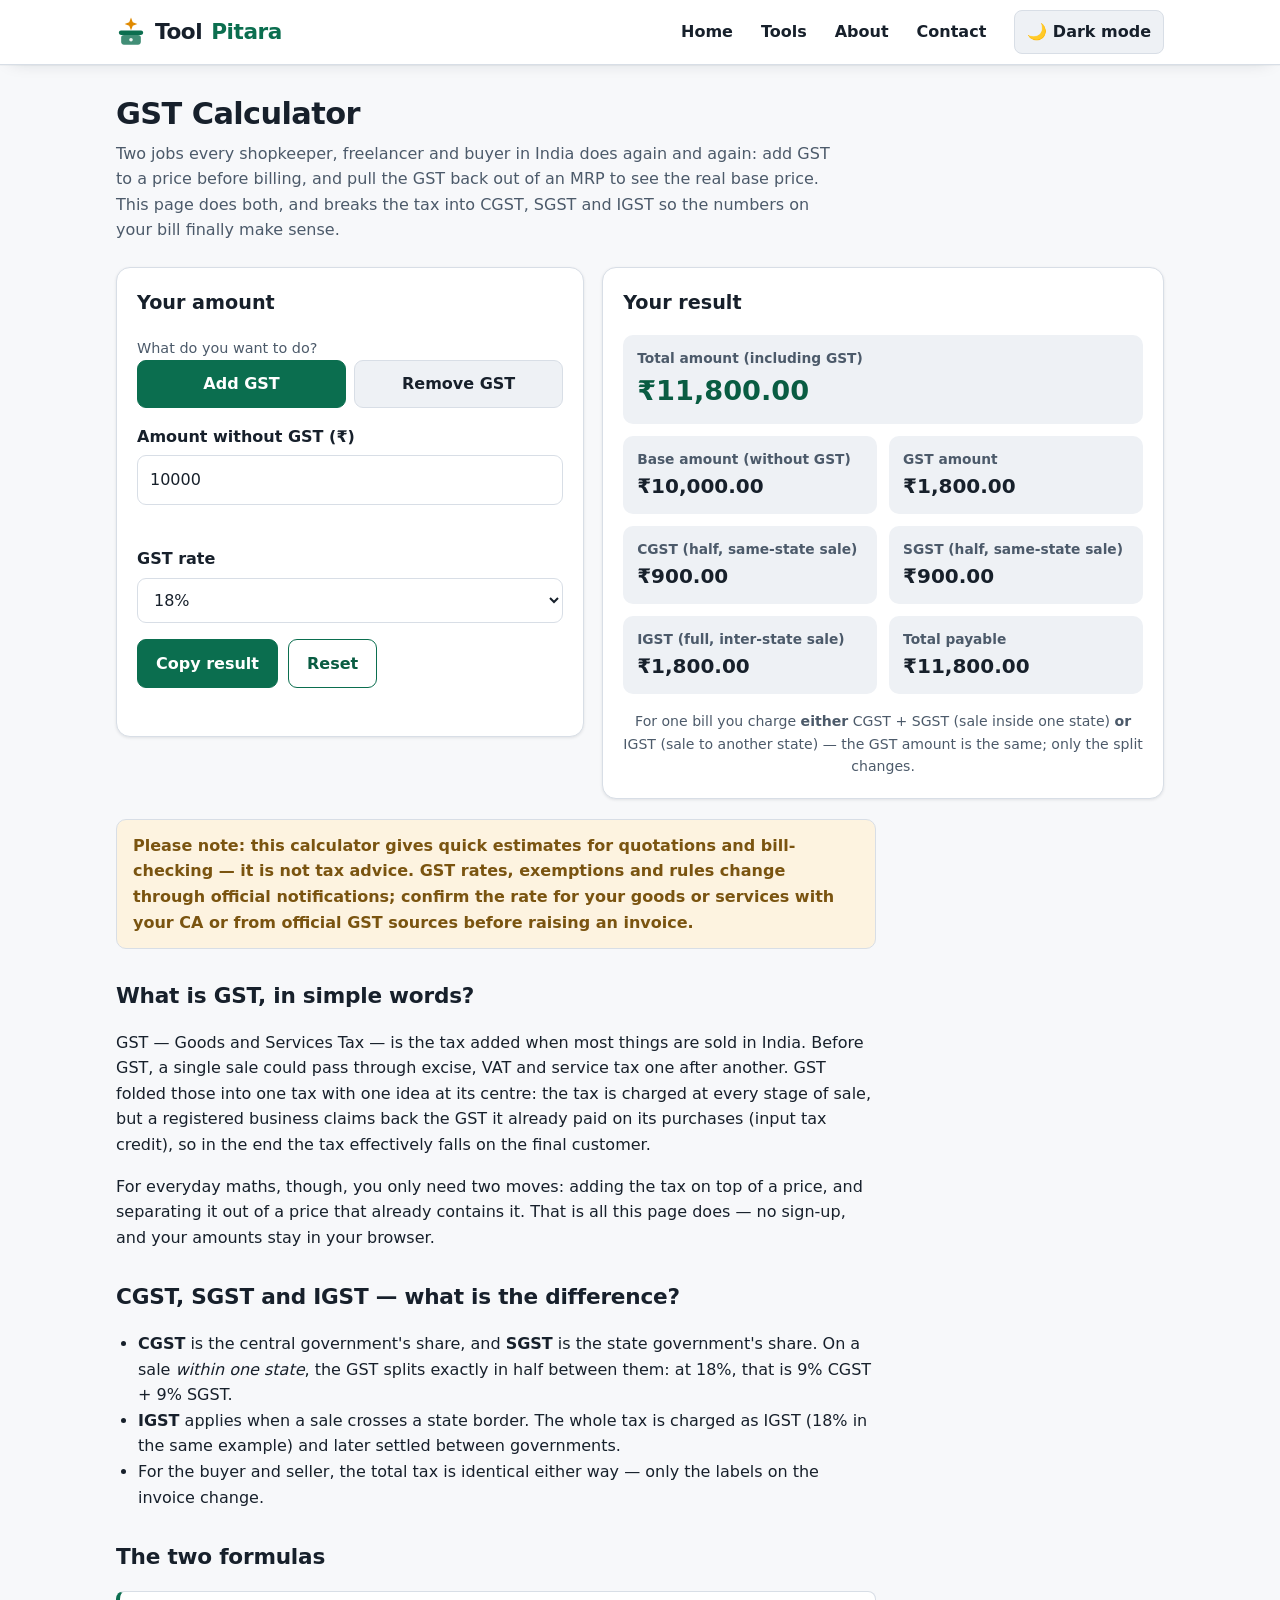
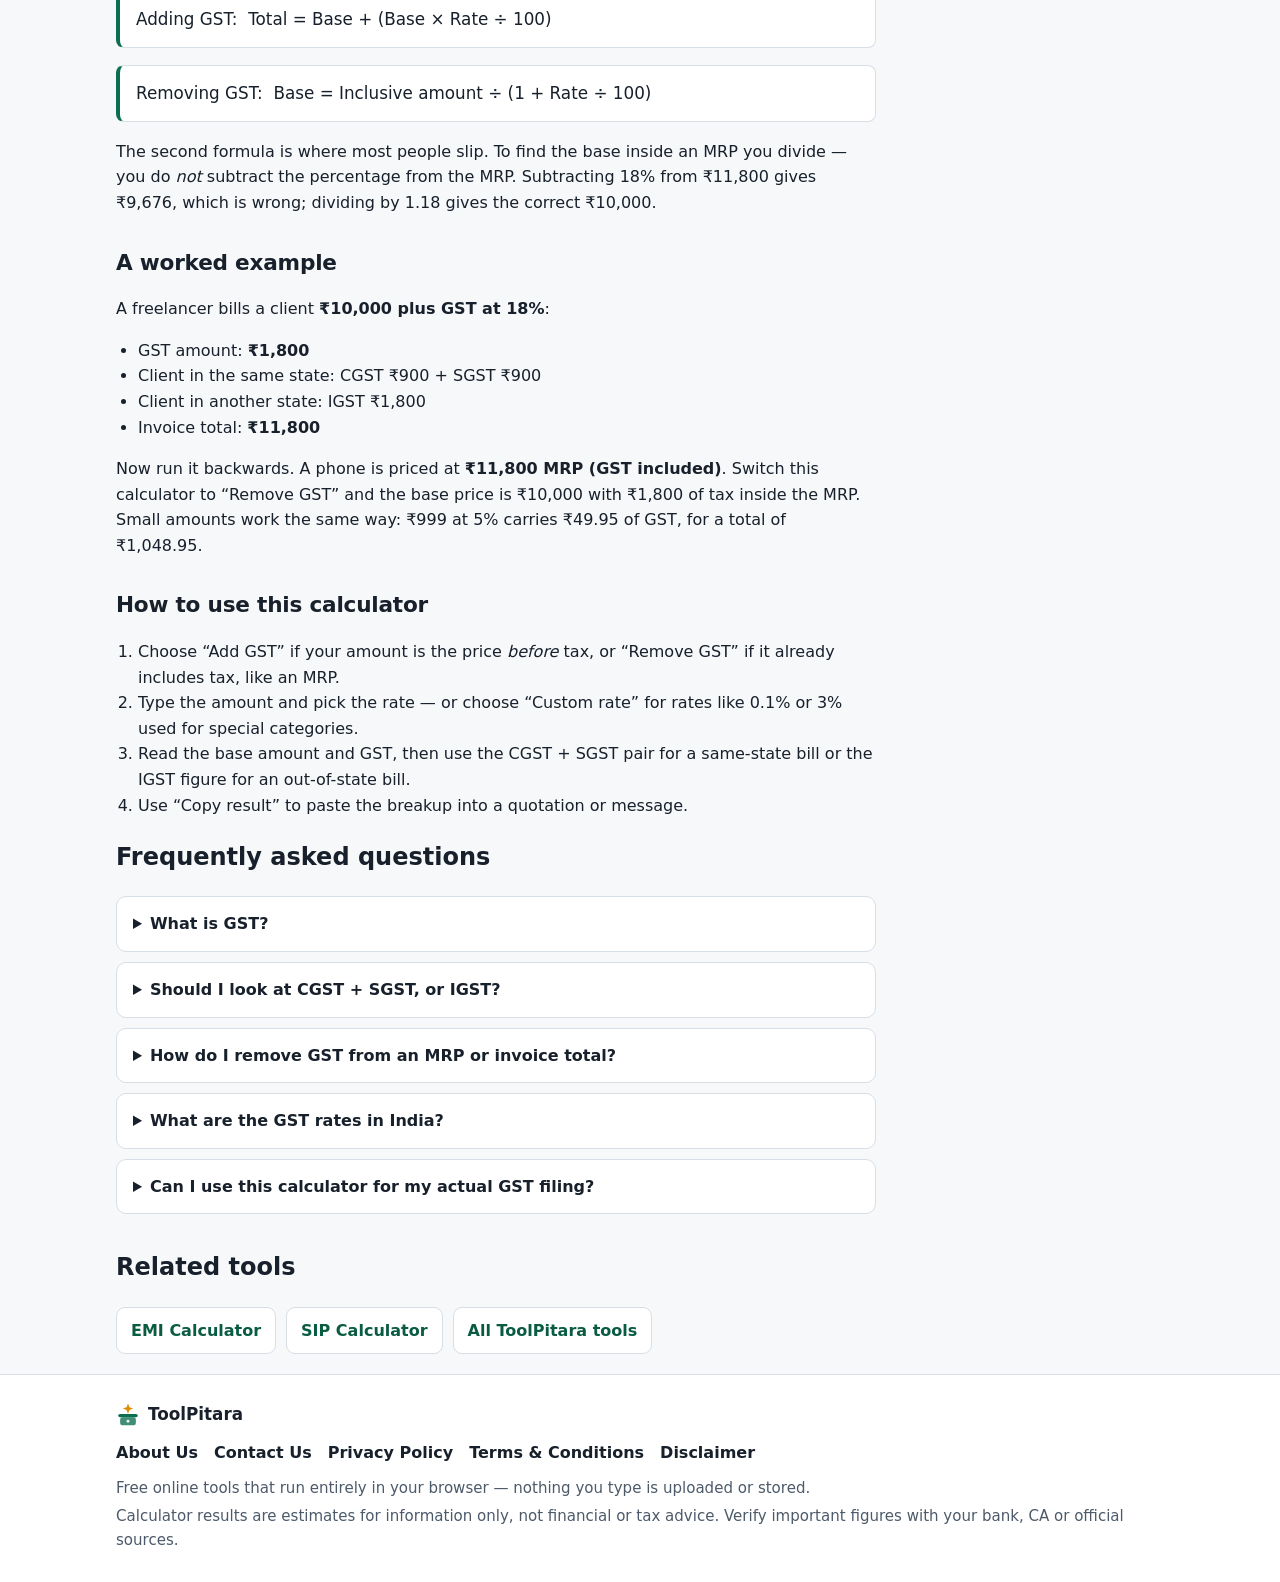
<file: tools/gst-calculator.html>
<!DOCTYPE html>
<html lang="en" data-theme="light">
<head>
<meta charset="UTF-8">
<meta name="viewport" content="width=device-width, initial-scale=1.0">
<title>GST Calculator — Add or Remove GST, With CGST/SGST/IGST Split | ToolPitara</title>
<meta name="description" content="Free GST calculator for India: add GST to a price or remove it from an inclusive MRP, and see the CGST, SGST and IGST amounts separately. Works for 5%, 12%, 18%, 28% and custom rates, privately in your browser.">
<link rel="canonical" href="https://toolpitarawala.github.io/tools/gst-calculator.html">
<link rel="icon" type="image/svg+xml" href="../favicon.svg">
<meta property="og:type" content="website">
<meta property="og:site_name" content="ToolPitara">
<meta property="og:title" content="GST Calculator — Add or Remove GST, With CGST/SGST/IGST Split | ToolPitara">
<meta property="og:description" content="Add GST to a price or strip it out of an MRP, with the CGST + SGST and IGST figures shown separately. Free, no sign-up.">
<meta property="og:url" content="https://toolpitarawala.github.io/tools/gst-calculator.html">
<meta property="og:image" content="https://toolpitarawala.github.io/og-image.svg">
<meta property="og:image:width" content="1200">
<meta property="og:image:height" content="630">
<meta name="twitter:card" content="summary_large_image">
<meta name="twitter:title" content="GST Calculator — Add or Remove GST, With CGST/SGST/IGST Split | ToolPitara">
<meta name="twitter:description" content="Add GST to a price or strip it out of an MRP, with the CGST + SGST and IGST figures shown separately. Free, no sign-up.">
<meta name="twitter:image" content="https://toolpitarawala.github.io/og-image.svg">
<script>try{var t=localStorage.getItem('tp-theme');if(t){document.documentElement.setAttribute('data-theme',t);}else if(window.matchMedia&&window.matchMedia('(prefers-color-scheme: dark)').matches){document.documentElement.setAttribute('data-theme','dark');}}catch(e){}</script>
<link rel="stylesheet" href="../assets/style.css">
<script type="application/ld+json">
{
  "@context": "https://schema.org",
  "@type": "FAQPage",
  "mainEntity": [
    {
      "@type": "Question",
      "name": "What is GST?",
      "acceptedAnswer": { "@type": "Answer", "text": "GST (Goods and Services Tax) is India's main indirect tax, charged when goods or services are sold. It replaced a chain of older taxes like VAT, service tax and excise. The seller collects GST from the buyer and pays it to the government, and registered businesses usually claim credit for the GST they paid on their own purchases." }
    },
    {
      "@type": "Question",
      "name": "Should I look at CGST + SGST, or IGST?",
      "acceptedAnswer": { "@type": "Answer", "text": "It depends on where the buyer and seller are. For a sale within the same state, the tax splits into CGST (central share) and SGST (state share) — half each. For a sale across state lines, the full amount is charged as IGST instead. You pay one or the other, never both; the total GST is the same either way." }
    },
    {
      "@type": "Question",
      "name": "How do I remove GST from an MRP or invoice total?",
      "acceptedAnswer": { "@type": "Answer", "text": "Divide the inclusive amount by (1 + rate ÷ 100). Example: an MRP of ₹11,800 at 18% gives a base price of ₹11,800 ÷ 1.18 = ₹10,000, so the GST inside it is ₹1,800. Choose 'Remove GST' in this calculator and it does this for you. A common mistake is subtracting 18% of ₹11,800, which gives the wrong answer." }
    },
    {
      "@type": "Question",
      "name": "What are the GST rates in India?",
      "acceptedAnswer": { "@type": "Answer", "text": "Most goods and services fall in the standard slabs of 5%, 12%, 18% and 28%, with some items at 0% or exempt, and special rates for a few categories. Rates and exemptions are set by the GST Council and can change through official notifications, so for a real invoice confirm the current rate for your item's HSN or SAC code from official sources." }
    },
    {
      "@type": "Question",
      "name": "Can I use this calculator for my actual GST filing?",
      "acceptedAnswer": { "@type": "Answer", "text": "Use it for quick estimates, quotations and checking bills. It is not a substitute for your accountant or CA: real invoices can involve place-of-supply rules, exemptions, reverse charge, the composition scheme and input tax credit conditions that a simple calculator does not cover." }
    }
  ]
}
</script>
<script async src="https://pagead2.googlesyndication.com/pagead/js/adsbygoogle.js?client=ca-pub-2141817975968460"
     crossorigin="anonymous"></script>
</head>
<body>
<a class="skip-link" href="#main">Skip to content</a>
<header class="site-header">
  <div class="wrap header-in">
    <a class="logo" href="../index.html"><svg class="logo-mark" width="30" height="30" viewBox="0 0 32 32" aria-hidden="true" focusable="false"><path class="lm-star" d="M16 .6l1.9 4.9 4.9 1.9-4.9 1.9L16 14.2l-1.9-4.9L9.2 7.4l4.9-1.9z"/><rect class="lm-lid" x="3" y="14.5" width="26" height="4.6" rx="2.3"/><rect class="lm-box" x="5.5" y="19.1" width="21" height="10.4" rx="3"/><circle cx="16" cy="24.3" r="1.9" fill="#ffffff" opacity=".92"/></svg>Tool<span>Pitara</span></a>
    <nav class="main-nav" aria-label="Main">
      <ul>
        <li><a href="../index.html">Home</a></li>
        <li><a href="../index.html#tools">Tools</a></li>
        <li><a href="../about.html">About</a></li>
        <li><a href="../contact.html">Contact</a></li>
      </ul>
    </nav>
    <button type="button" class="theme-btn" id="themeToggle" aria-pressed="false">🌙 Dark mode</button>
  </div>
</header>

<main id="main" class="wrap">
  <div class="page-head">
    <h1>GST Calculator</h1>
    <p class="lede">Two jobs every shopkeeper, freelancer and buyer in India does again and again: add GST to a
    price before billing, and pull the GST back out of an MRP to see the real base price. This page does both,
    and breaks the tax into CGST, SGST and IGST so the numbers on your bill finally make sense.</p>
  </div>

  <div class="tool-layout">
    <section class="panel" aria-labelledby="gst-inputs-h">
      <h2 id="gst-inputs-h">Your amount</h2>
      <form id="gstForm" novalidate>
        <div class="field">
          <span class="hint" id="modeLabel">What do you want to do?</span>
          <div class="toggle-row" role="group" aria-labelledby="modeLabel">
            <button type="button" id="modeAdd" aria-pressed="true">Add GST</button>
            <button type="button" id="modeRemove" aria-pressed="false">Remove GST</button>
          </div>
        </div>
        <div class="field">
          <label for="gstAmount" id="amountLabel">Amount without GST (₹)</label>
          <input type="number" id="gstAmount" inputmode="decimal" min="0" step="any" value="10000" aria-describedby="gstAmountErr">
          <p class="error-text" id="gstAmountErr" role="alert"></p>
        </div>
        <div class="field">
          <label for="gstRate">GST rate</label>
          <select id="gstRate">
            <option value="0">0% (exempt / nil-rated)</option>
            <option value="5">5%</option>
            <option value="12">12%</option>
            <option value="18" selected>18%</option>
            <option value="28">28%</option>
            <option value="custom">Custom rate…</option>
          </select>
        </div>
        <div class="field" id="customRateField" hidden>
          <label for="customRate">Custom GST rate (%)</label>
          <input type="number" id="customRate" inputmode="decimal" min="0" step="any" value="18" aria-describedby="customRateErr">
          <p class="error-text" id="customRateErr" role="alert"></p>
        </div>
        <div class="btn-row">
          <button type="button" class="btn" id="copyBtn">Copy result</button>
          <button type="button" class="btn secondary" id="resetBtn">Reset</button>
        </div>
        <p class="copy-msg" id="copyMsg" aria-live="polite"></p>
      </form>
    </section>

    <section class="panel" aria-labelledby="gst-results-h">
      <h2 id="gst-results-h">Your result</h2>
      <div aria-live="polite">
        <div class="result-grid">
          <div class="result-item big"><div class="k" id="totalLabel">Total amount (including GST)</div><div class="v" id="outTotal">—</div></div>
          <div class="result-item"><div class="k">Base amount (without GST)</div><div class="v" id="outBase">—</div></div>
          <div class="result-item"><div class="k">GST amount</div><div class="v" id="outGST">—</div></div>
          <div class="result-item"><div class="k">CGST (half, same-state sale)</div><div class="v" id="outCGST">—</div></div>
          <div class="result-item"><div class="k">SGST (half, same-state sale)</div><div class="v" id="outSGST">—</div></div>
          <div class="result-item"><div class="k">IGST (full, inter-state sale)</div><div class="v" id="outIGST">—</div></div>
          <div class="result-item"><div class="k">Total payable</div><div class="v" id="outGrand">—</div></div>
        </div>
        <p class="chart-cap">For one bill you charge <strong>either</strong> CGST + SGST (sale inside one state)
        <strong>or</strong> IGST (sale to another state) — the GST amount is the same; only the split changes.</p>
      </div>
    </section>
  </div>

  <p class="note">Please note: this calculator gives quick estimates for quotations and bill-checking — it is
  not tax advice. GST rates, exemptions and rules change through official notifications; confirm the rate for
  your goods or services with your CA or from official GST sources before raising an invoice.</p>

  <div class="prose">
    <h2>What is GST, in simple words?</h2>
    <p>GST — Goods and Services Tax — is the tax added when most things are sold in India. Before GST, a single
    sale could pass through excise, VAT and service tax one after another. GST folded those into one tax with
    one idea at its centre: the tax is charged at every stage of sale, but a registered business claims back the
    GST it already paid on its purchases (input tax credit), so in the end the tax effectively falls on the
    final customer.</p>
    <p>For everyday maths, though, you only need two moves: adding the tax on top of a price, and separating it
    out of a price that already contains it. That is all this page does — no sign-up, and your amounts stay in
    your browser.</p>

    <h2>CGST, SGST and IGST — what is the difference?</h2>
    <ul>
      <li><strong>CGST</strong> is the central government's share, and <strong>SGST</strong> is the state
      government's share. On a sale <em>within one state</em>, the GST splits exactly in half between them:
      at 18%, that is 9% CGST + 9% SGST.</li>
      <li><strong>IGST</strong> applies when a sale crosses a state border. The whole tax is charged as IGST
      (18% in the same example) and later settled between governments.</li>
      <li>For the buyer and seller, the total tax is identical either way — only the labels on the invoice
      change.</li>
    </ul>

    <h2>The two formulas</h2>
    <p class="formula">Adding GST: &nbsp;Total = Base + (Base × Rate ÷ 100)</p>
    <p class="formula">Removing GST: &nbsp;Base = Inclusive amount ÷ (1 + Rate ÷ 100)</p>
    <p>The second formula is where most people slip. To find the base inside an MRP you divide — you do
    <em>not</em> subtract the percentage from the MRP. Subtracting 18% from ₹11,800 gives ₹9,676, which is
    wrong; dividing by 1.18 gives the correct ₹10,000.</p>

    <h2>A worked example</h2>
    <p>A freelancer bills a client <strong>₹10,000 plus GST at 18%</strong>:</p>
    <ul>
      <li>GST amount: <strong>₹1,800</strong></li>
      <li>Client in the same state: CGST ₹900 + SGST ₹900</li>
      <li>Client in another state: IGST ₹1,800</li>
      <li>Invoice total: <strong>₹11,800</strong></li>
    </ul>
    <p>Now run it backwards. A phone is priced at <strong>₹11,800 MRP (GST included)</strong>. Switch this
    calculator to “Remove GST” and the base price is ₹10,000 with ₹1,800 of tax inside the MRP. Small amounts
    work the same way: ₹999 at 5% carries ₹49.95 of GST, for a total of ₹1,048.95.</p>

    <h2>How to use this calculator</h2>
    <ol>
      <li>Choose “Add GST” if your amount is the price <em>before</em> tax, or “Remove GST” if it already
      includes tax, like an MRP.</li>
      <li>Type the amount and pick the rate — or choose “Custom rate” for rates like 0.1% or 3% used for
      special categories.</li>
      <li>Read the base amount and GST, then use the CGST + SGST pair for a same-state bill or the IGST
      figure for an out-of-state bill.</li>
      <li>Use “Copy result” to paste the breakup into a quotation or message.</li>
    </ol>
  </div>

  <section class="faq" aria-labelledby="faq-h">
    <h2 id="faq-h">Frequently asked questions</h2>
    <details>
      <summary>What is GST?</summary>
      <p>GST (Goods and Services Tax) is India's main indirect tax, charged when goods or services are sold. It replaced a chain of older taxes like VAT, service tax and excise. The seller collects GST from the buyer and pays it to the government, and registered businesses usually claim credit for the GST they paid on their own purchases.</p>
    </details>
    <details>
      <summary>Should I look at CGST + SGST, or IGST?</summary>
      <p>It depends on where the buyer and seller are. For a sale within the same state, the tax splits into CGST (central share) and SGST (state share) — half each. For a sale across state lines, the full amount is charged as IGST instead. You pay one or the other, never both; the total GST is the same either way.</p>
    </details>
    <details>
      <summary>How do I remove GST from an MRP or invoice total?</summary>
      <p>Divide the inclusive amount by (1 + rate ÷ 100). Example: an MRP of ₹11,800 at 18% gives a base price of ₹11,800 ÷ 1.18 = ₹10,000, so the GST inside it is ₹1,800. Choose “Remove GST” in this calculator and it does this for you. A common mistake is subtracting 18% of ₹11,800, which gives the wrong answer.</p>
    </details>
    <details>
      <summary>What are the GST rates in India?</summary>
      <p>Most goods and services fall in the standard slabs of 5%, 12%, 18% and 28%, with some items at 0% or exempt, and special rates for a few categories. Rates and exemptions are set by the GST Council and can change through official notifications, so for a real invoice confirm the current rate for your item's HSN or SAC code from official sources.</p>
    </details>
    <details>
      <summary>Can I use this calculator for my actual GST filing?</summary>
      <p>Use it for quick estimates, quotations and checking bills. It is not a substitute for your accountant or CA: real invoices can involve place-of-supply rules, exemptions, reverse charge, the composition scheme and input tax credit conditions that a simple calculator does not cover.</p>
    </details>
  </section>

  <nav class="related" aria-labelledby="related-h">
    <h2 id="related-h">Related tools</h2>
    <ul>
      <li><a href="emi-calculator.html">EMI Calculator</a></li>
      <li><a href="sip-calculator.html">SIP Calculator</a></li>
      <li><a href="../index.html#tools">All ToolPitara tools</a></li>
    </ul>
  </nav>
</main>

<footer class="site-footer">
  <div class="wrap footer-in">
    <div class="footer-brand"><svg class="logo-mark" width="24" height="24" viewBox="0 0 32 32" aria-hidden="true" focusable="false"><path class="lm-star" d="M16 .6l1.9 4.9 4.9 1.9-4.9 1.9L16 14.2l-1.9-4.9L9.2 7.4l4.9-1.9z"/><rect class="lm-lid" x="3" y="14.5" width="26" height="4.6" rx="2.3"/><rect class="lm-box" x="5.5" y="19.1" width="21" height="10.4" rx="3"/><circle cx="16" cy="24.3" r="1.9" fill="#ffffff" opacity=".92"/></svg><strong>ToolPitara</strong></div>
    <ul class="footer-links">
      <li><a href="../about.html">About Us</a></li>
      <li><a href="../contact.html">Contact Us</a></li>
      <li><a href="../privacy.html">Privacy Policy</a></li>
      <li><a href="../terms.html">Terms &amp; Conditions</a></li>
      <li><a href="../disclaimer.html">Disclaimer</a></li>
    </ul>
    <p>Free online tools that run entirely in your browser — nothing you type is uploaded or stored.</p>
    <p>Calculator results are estimates for information only, not financial or tax advice. Verify important figures with your bank, CA or official sources.</p>
  </div>
</footer>

<script src="../assets/app.js" defer></script>
<script src="../assets/gst.js" defer></script>
<script>
document.addEventListener('DOMContentLoaded', function () {
  'use strict';
  var G = window.TPGST;
  var amountEl = document.getElementById('gstAmount');
  var amountLabel = document.getElementById('amountLabel');
  var rateEl = document.getElementById('gstRate');
  var customField = document.getElementById('customRateField');
  var customEl = document.getElementById('customRate');
  var errAmount = document.getElementById('gstAmountErr');
  var errCustom = document.getElementById('customRateErr');
  var btnAdd = document.getElementById('modeAdd');
  var btnRemove = document.getElementById('modeRemove');
  var copyMsg = document.getElementById('copyMsg');
  var mode = 'add';
  var lastResult = null;

  var out = {
    base: document.getElementById('outBase'),
    gst: document.getElementById('outGST'),
    cgst: document.getElementById('outCGST'),
    sgst: document.getElementById('outSGST'),
    igst: document.getElementById('outIGST'),
    total: document.getElementById('outTotal'),
    grand: document.getElementById('outGrand')
  };

  function rupees(v) { return '₹' + G.formatINR(v, 2); }

  function setError(el, errEl, msg) {
    errEl.textContent = msg;
    el.setAttribute('aria-invalid', msg ? 'true' : 'false');
    return !msg;
  }

  function currentRate() {
    if (rateEl.value !== 'custom') { setError(customEl, errCustom, ''); return parseFloat(rateEl.value); }
    var r = parseFloat(customEl.value);
    if (customEl.value.trim() === '' || isNaN(r)) { setError(customEl, errCustom, 'Please enter the custom GST rate.'); return null; }
    if (r < 0 || r > 100) { setError(customEl, errCustom, 'The GST rate must be between 0% and 100%.'); return null; }
    setError(customEl, errCustom, '');
    return r;
  }

  function calculate() {
    var amount = parseFloat(amountEl.value);
    var ok = true;
    if (amountEl.value.trim() === '' || isNaN(amount)) { ok = setError(amountEl, errAmount, 'Please enter an amount, for example 10000.'); }
    else if (amount <= 0) { ok = setError(amountEl, errAmount, 'The amount must be more than zero.'); }
    else if (amount > 1000000000) { ok = setError(amountEl, errAmount, 'That amount is too large for this calculator.'); }
    else { setError(amountEl, errAmount, ''); }

    var rate = currentRate();
    if (!ok || rate === null) { lastResult = null; return; }

    var res = mode === 'add' ? G.addGST(amount, rate) : G.removeGST(amount, rate);
    lastResult = { res: res, rate: rate, mode: mode };
    out.base.textContent = rupees(res.base);
    out.gst.textContent = rupees(res.gst);
    out.cgst.textContent = rupees(res.cgst);
    out.sgst.textContent = rupees(res.sgst);
    out.igst.textContent = rupees(res.igst);
    out.total.textContent = rupees(res.total);
    out.grand.textContent = rupees(res.total);
  }

  function setMode(m) {
    mode = m;
    btnAdd.setAttribute('aria-pressed', m === 'add' ? 'true' : 'false');
    btnRemove.setAttribute('aria-pressed', m === 'remove' ? 'true' : 'false');
    amountLabel.textContent = m === 'add' ? 'Amount without GST (₹)' : 'Amount including GST / MRP (₹)';
    document.getElementById('totalLabel').textContent = m === 'add' ? 'Total amount (including GST)' : 'Total amount you entered (including GST)';
    calculate();
  }
  btnAdd.addEventListener('click', function () { setMode('add'); });
  btnRemove.addEventListener('click', function () { setMode('remove'); });

  rateEl.addEventListener('change', function () {
    customField.hidden = rateEl.value !== 'custom';
    calculate();
  });
  [amountEl, customEl].forEach(function (el) { el.addEventListener('input', calculate); });

  document.getElementById('resetBtn').addEventListener('click', function () {
    amountEl.value = '10000';
    rateEl.value = '18';
    customField.hidden = true;
    customEl.value = '18';
    copyMsg.textContent = '';
    setMode('add');
  });

  document.getElementById('copyBtn').addEventListener('click', function () {
    if (!lastResult) { copyMsg.textContent = 'Please fix the highlighted fields first.'; return; }
    var r = lastResult.res;
    var text = 'GST calculation (ToolPitara)\n' +
      'Mode: ' + (lastResult.mode === 'add' ? 'GST added' : 'GST removed (inclusive amount)') + '\n' +
      'GST rate: ' + lastResult.rate + '%\n' +
      'Base amount (without GST): ' + rupees(r.base) + '\n' +
      'GST amount: ' + rupees(r.gst) + '\n' +
      'CGST: ' + rupees(r.cgst) + '  SGST: ' + rupees(r.sgst) + '  (same-state sale)\n' +
      'IGST: ' + rupees(r.igst) + '  (inter-state sale)\n' +
      'Total amount: ' + rupees(r.total);
    function done() { copyMsg.textContent = 'Result copied — you can paste it anywhere.'; }
    function fallback() {
      var ta = document.createElement('textarea');
      ta.value = text; ta.setAttribute('readonly', '');
      ta.style.position = 'absolute'; ta.style.left = '-9999px';
      document.body.appendChild(ta); ta.select();
      try { document.execCommand('copy'); done(); }
      catch (e) { copyMsg.textContent = 'Copy did not work in this browser — please note the figures above.'; }
      document.body.removeChild(ta);
    }
    if (navigator.clipboard && navigator.clipboard.writeText) {
      navigator.clipboard.writeText(text).then(done, fallback);
    } else { fallback(); }
  });

  calculate();
});
</script>
</body>
</html>
</file>
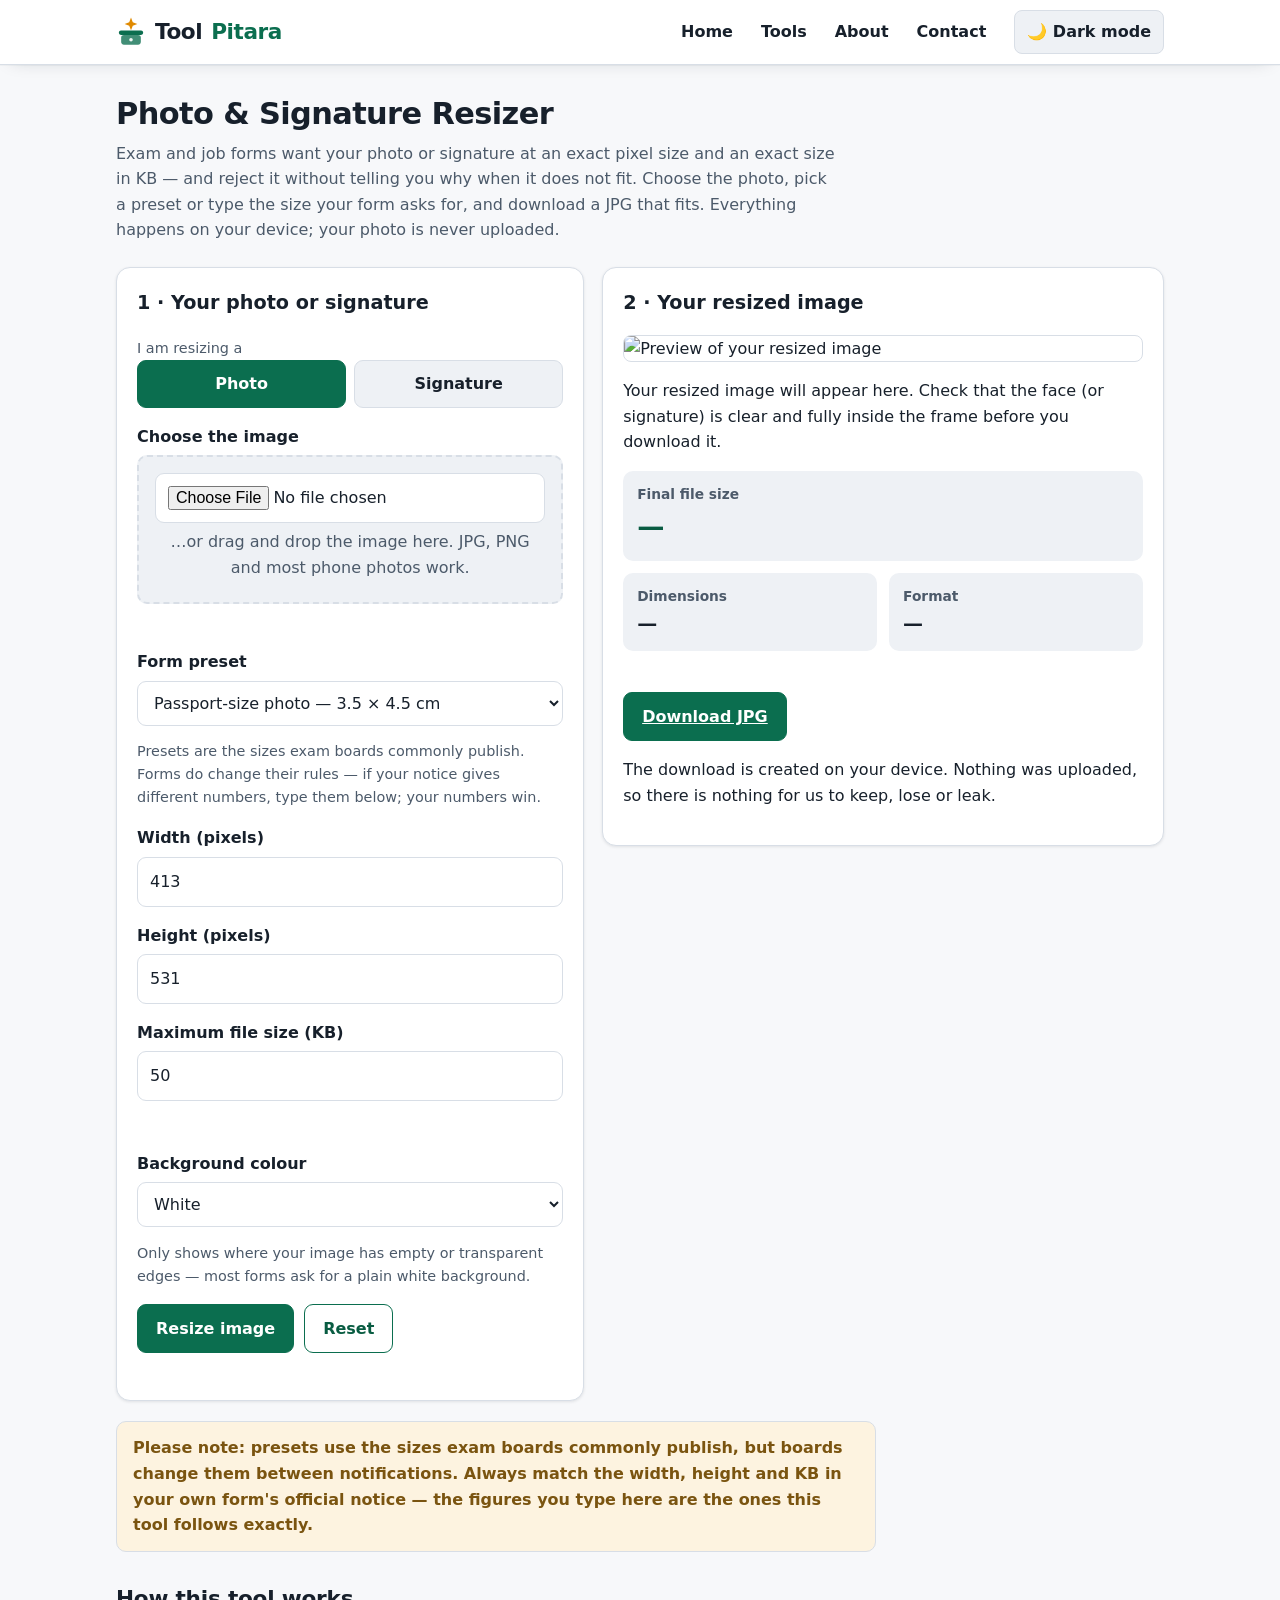
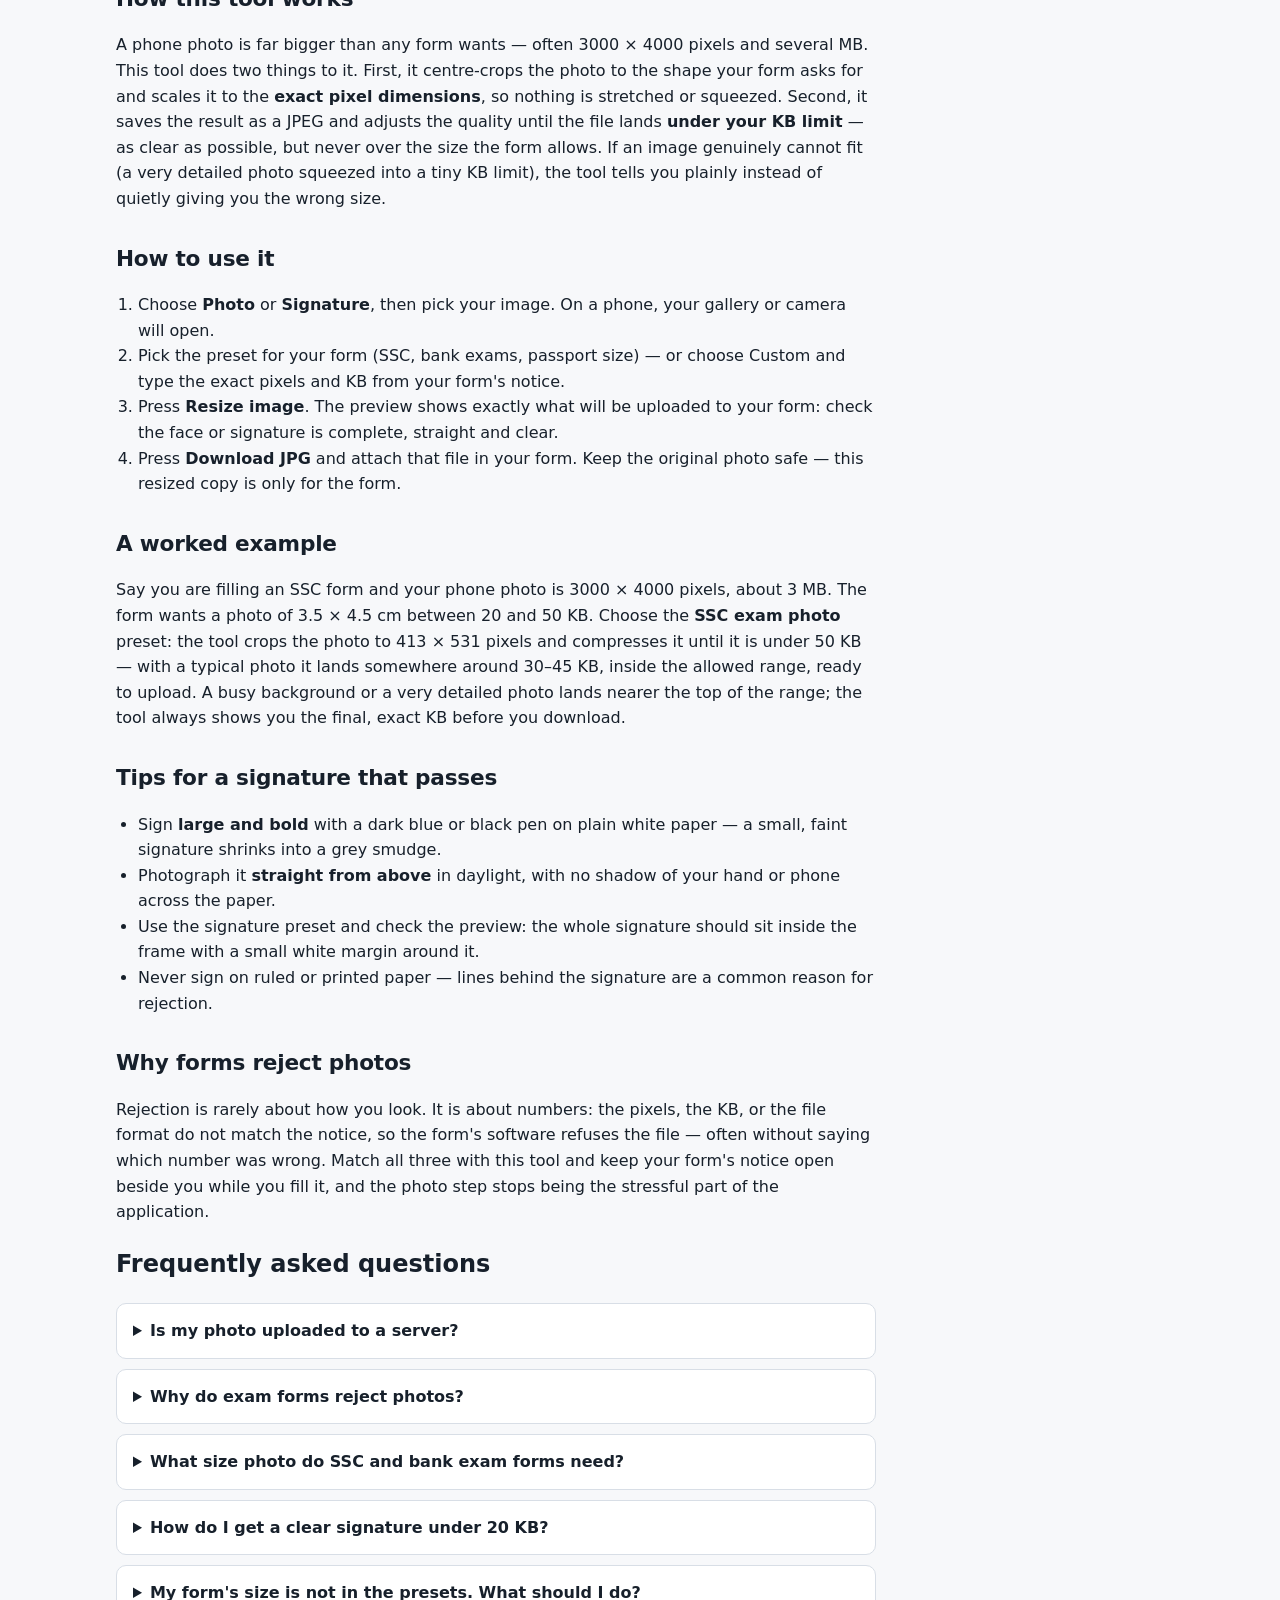
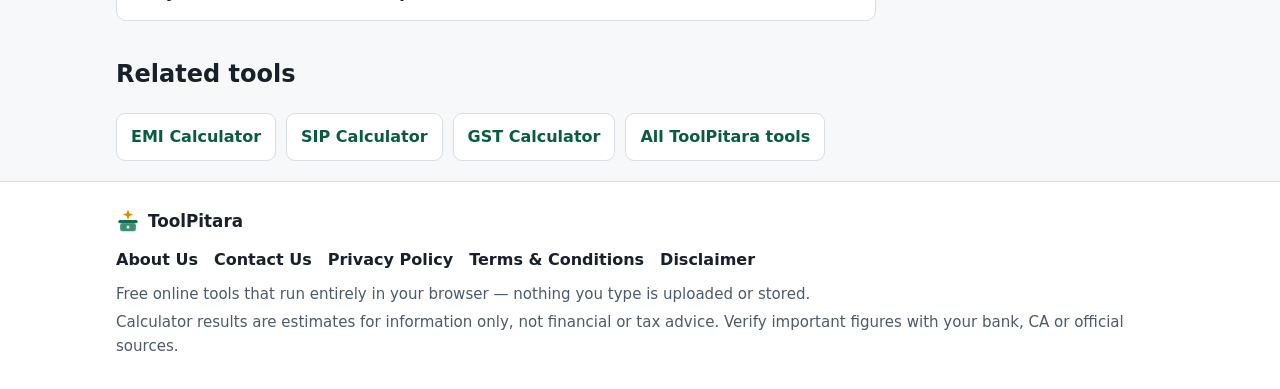
<file: tools/photo-signature-resizer.html>
<!DOCTYPE html>
<html lang="en" data-theme="light">
<head>
<meta charset="UTF-8">
<meta name="viewport" content="width=device-width, initial-scale=1.0">
<title>Photo &amp; Signature Resizer — Exact KB Size for Exam Forms | ToolPitara</title>
<meta name="description" content="Free photo and signature resizer for Indian exam and job forms. Pick a preset (passport, SSC, bank exams) or type the exact pixels and KB your form asks for, and download a JPG that fits — resized privately in your browser, nothing is uploaded.">
<link rel="canonical" href="https://toolpitarawala.github.io/tools/photo-signature-resizer.html">
<link rel="icon" type="image/svg+xml" href="../favicon.svg">
<meta property="og:type" content="website">
<meta property="og:site_name" content="ToolPitara">
<meta property="og:title" content="Photo &amp; Signature Resizer — Exact KB Size for Exam Forms | ToolPitara">
<meta property="og:description" content="Resize a photo or signature to the exact pixels and KB an exam or job form asks for. Free, no sign-up, done in your browser.">
<meta property="og:url" content="https://toolpitarawala.github.io/tools/photo-signature-resizer.html">
<meta property="og:image" content="https://toolpitarawala.github.io/og-image.svg">
<meta property="og:image:width" content="1200">
<meta property="og:image:height" content="630">
<meta name="twitter:card" content="summary_large_image">
<meta name="twitter:title" content="Photo &amp; Signature Resizer — Exact KB Size for Exam Forms | ToolPitara">
<meta name="twitter:description" content="Resize a photo or signature to the exact pixels and KB an exam or job form asks for. Free, no sign-up, done in your browser.">
<meta name="twitter:image" content="https://toolpitarawala.github.io/og-image.svg">
<script>try{var t=localStorage.getItem('tp-theme');if(t){document.documentElement.setAttribute('data-theme',t);}else if(window.matchMedia&&window.matchMedia('(prefers-color-scheme: dark)').matches){document.documentElement.setAttribute('data-theme','dark');}}catch(e){}</script>
<link rel="stylesheet" href="../assets/style.css">
<style>
  .drop-zone { border: 2px dashed var(--border); border-radius: 10px; padding: 16px; text-align: center; background: var(--surface-2); }
  .drop-zone.drag { border-color: var(--brand); }
  .drop-zone p { margin: 6px 0; color: var(--text-soft); }
  .preview-img { max-width: 100%; height: auto; border: 1px solid var(--border); border-radius: 8px; background: #fff; display: block; margin: 0 auto; }
  .file-info { font-weight: 600; margin: 10px 0 0; overflow-wrap: anywhere; }
  .ok-text { color: var(--brand-strong); font-weight: 700; }
</style>
<script type="application/ld+json">
{
  "@context": "https://schema.org",
  "@type": "FAQPage",
  "mainEntity": [
    {
      "@type": "Question",
      "name": "Is my photo uploaded to a server?",
      "acceptedAnswer": { "@type": "Answer", "text": "No. The resizing happens entirely in your web browser, on your own phone or computer. Your photo never travels to us or to any server — we could not see it even if we wanted to. You can check this yourself: once the page has loaded, the tool even works with your internet switched off." }
    },
    {
      "@type": "Question",
      "name": "Why do exam forms reject photos?",
      "acceptedAnswer": { "@type": "Answer", "text": "Almost always for one of four reasons: the pixel dimensions are wrong (for example 1000 × 1000 when the form wants 200 × 230), the file size is outside the allowed KB range, the file is a PNG or another format when the form wants JPG, or the photo is blurry or too dark. This tool fixes the first three: exact pixels, a size inside the KB range, and always a JPG." }
    },
    {
      "@type": "Question",
      "name": "What size photo do SSC and bank exam forms need?",
      "acceptedAnswer": { "@type": "Answer", "text": "The commonly published sizes are: SSC — photo 3.5 × 4.5 cm, 20 to 50 KB, and signature 10 to 20 KB; IBPS and SBI bank exams — photo 200 × 230 pixels, 20 to 50 KB, and signature 140 × 60 pixels, 10 to 20 KB. Exam boards do change these numbers between notifications, so always match the figures in your own form's official notice. Every preset in this tool can be edited." }
    },
    {
      "@type": "Question",
      "name": "How do I get a clear signature under 20 KB?",
      "acceptedAnswer": { "@type": "Answer", "text": "Sign once, large and bold, with a dark blue or black pen on plain white paper. Photograph it straight from above in good light, with no shadow across the paper. Then use the signature preset here — the tool crops tightly to the signature area and compresses it into the KB range. A signature that is faint or photographed at an angle is the usual reason forms reject it." }
    },
    {
      "@type": "Question",
      "name": "My form's size is not in the presets. What should I do?",
      "acceptedAnswer": { "@type": "Answer", "text": "Choose the Custom preset and type the exact width, height and maximum KB from your form's instructions. The tool works for any size — government job forms, college admissions, visa photos and ID cards included — as long as the output is a JPG photograph or signature." }
    }
  ]
}
</script>
<script async src="https://pagead2.googlesyndication.com/pagead/js/adsbygoogle.js?client=ca-pub-2141817975968460"
     crossorigin="anonymous"></script>
</head>
<body>
<a class="skip-link" href="#main">Skip to content</a>
<header class="site-header">
  <div class="wrap header-in">
    <a class="logo" href="../index.html"><svg class="logo-mark" width="30" height="30" viewBox="0 0 32 32" aria-hidden="true" focusable="false"><path class="lm-star" d="M16 .6l1.9 4.9 4.9 1.9-4.9 1.9L16 14.2l-1.9-4.9L9.2 7.4l4.9-1.9z"/><rect class="lm-lid" x="3" y="14.5" width="26" height="4.6" rx="2.3"/><rect class="lm-box" x="5.5" y="19.1" width="21" height="10.4" rx="3"/><circle cx="16" cy="24.3" r="1.9" fill="#ffffff" opacity=".92"/></svg>Tool<span>Pitara</span></a>
    <nav class="main-nav" aria-label="Main">
      <ul>
        <li><a href="../index.html">Home</a></li>
        <li><a href="../index.html#tools">Tools</a></li>
        <li><a href="../about.html">About</a></li>
        <li><a href="../contact.html">Contact</a></li>
      </ul>
    </nav>
    <button type="button" class="theme-btn" id="themeToggle" aria-pressed="false">🌙 Dark mode</button>
  </div>
</header>

<main id="main" class="wrap">
  <div class="page-head">
    <h1>Photo &amp; Signature Resizer</h1>
    <p class="lede">Exam and job forms want your photo or signature at an exact pixel size and an exact
    size in KB — and reject it without telling you why when it does not fit. Choose the photo, pick a
    preset or type the size your form asks for, and download a JPG that fits. Everything happens on
    your device; your photo is never uploaded.</p>
  </div>

  <div class="tool-layout">
    <section class="panel" aria-labelledby="resizer-inputs-h">
      <h2 id="resizer-inputs-h">1 · Your photo or signature</h2>
      <form id="resizeForm" novalidate>
        <div class="field">
          <span class="hint" id="kindLabel">I am resizing a</span>
          <div class="toggle-row" role="group" aria-labelledby="kindLabel">
            <button type="button" id="kindPhoto" aria-pressed="true">Photo</button>
            <button type="button" id="kindSign" aria-pressed="false">Signature</button>
          </div>
        </div>
        <div class="field">
          <label for="fileInput">Choose the image</label>
          <div class="drop-zone" id="dropZone">
            <input type="file" id="fileInput" accept="image/*" aria-describedby="fileErr">
            <p>…or drag and drop the image here. JPG, PNG and most phone photos work.</p>
          </div>
          <p class="file-info" id="fileInfo" aria-live="polite"></p>
          <p class="error-text" id="fileErr" role="alert"></p>
        </div>
        <div class="field">
          <label for="presetSelect">Form preset</label>
          <select id="presetSelect"></select>
          <p class="hint">Presets are the sizes exam boards commonly publish. Forms do change their
          rules — if your notice gives different numbers, type them below; your numbers win.</p>
        </div>
        <div class="field">
          <label for="widthPx">Width (pixels)</label>
          <input type="number" id="widthPx" inputmode="numeric" min="1" step="1" value="413" aria-describedby="sizeErr">
        </div>
        <div class="field">
          <label for="heightPx">Height (pixels)</label>
          <input type="number" id="heightPx" inputmode="numeric" min="1" step="1" value="531" aria-describedby="sizeErr">
        </div>
        <div class="field">
          <label for="maxKB">Maximum file size (KB)</label>
          <input type="number" id="maxKB" inputmode="numeric" min="1" step="1" value="50" aria-describedby="sizeErr">
          <p class="hint" id="minHint"></p>
          <p class="error-text" id="sizeErr" role="alert"></p>
        </div>
        <div class="field">
          <label for="bgSelect">Background colour</label>
          <select id="bgSelect">
            <option value="#ffffff" selected>White</option>
            <option value="#dbeafe">Light blue</option>
            <option value="#e5e7eb">Light grey</option>
          </select>
          <p class="hint">Only shows where your image has empty or transparent edges — most forms
          ask for a plain white background.</p>
        </div>
        <div class="btn-row">
          <button type="button" class="btn" id="resizeBtn">Resize image</button>
          <button type="button" class="btn secondary" id="resetBtn">Reset</button>
        </div>
        <p class="copy-msg" id="formMsg" aria-live="polite"></p>
      </form>
    </section>

    <section class="panel" aria-labelledby="resizer-results-h">
      <h2 id="resizer-results-h">2 · Your resized image</h2>
      <div aria-live="polite">
        <img class="preview-img" id="previewImg" alt="Preview of your resized image" hidden>
        <p id="previewPlaceholder" class="hint">Your resized image will appear here. Check that the
        face (or signature) is clear and fully inside the frame before you download it.</p>
        <div class="result-grid" style="margin-top:16px">
          <div class="result-item big"><div class="k">Final file size</div><div class="v" id="outSize">—</div></div>
          <div class="result-item"><div class="k">Dimensions</div><div class="v" id="outDims">—</div></div>
          <div class="result-item"><div class="k">Format</div><div class="v" id="outFormat">—</div></div>
        </div>
        <p class="copy-msg" id="resultMsg"></p>
        <div class="btn-row">
          <a class="btn" id="downloadBtn" href="#" download="toolpitara-resized.jpg" hidden>Download JPG</a>
        </div>
        <p class="hint">The download is created on your device. Nothing was uploaded, so there is
        nothing for us to keep, lose or leak.</p>
      </div>
    </section>
  </div>

  <p class="note">Please note: presets use the sizes exam boards commonly publish, but boards change
  them between notifications. Always match the width, height and KB in your own form's official
  notice — the figures you type here are the ones this tool follows exactly.</p>

  <div class="prose">
    <h2>How this tool works</h2>
    <p>A phone photo is far bigger than any form wants — often 3000 × 4000 pixels and several MB.
    This tool does two things to it. First, it centre-crops the photo to the shape your form asks
    for and scales it to the <strong>exact pixel dimensions</strong>, so nothing is stretched or
    squeezed. Second, it saves the result as a JPEG and adjusts the quality until the file lands
    <strong>under your KB limit</strong> — as clear as possible, but never over the size the form
    allows. If an image genuinely cannot fit (a very detailed photo squeezed into a tiny KB limit),
    the tool tells you plainly instead of quietly giving you the wrong size.</p>

    <h2>How to use it</h2>
    <ol>
      <li>Choose <strong>Photo</strong> or <strong>Signature</strong>, then pick your image. On a
      phone, your gallery or camera will open.</li>
      <li>Pick the preset for your form (SSC, bank exams, passport size) — or choose Custom and type
      the exact pixels and KB from your form's notice.</li>
      <li>Press <strong>Resize image</strong>. The preview shows exactly what will be uploaded to
      your form: check the face or signature is complete, straight and clear.</li>
      <li>Press <strong>Download JPG</strong> and attach that file in your form. Keep the original
      photo safe — this resized copy is only for the form.</li>
    </ol>

    <h2>A worked example</h2>
    <p>Say you are filling an SSC form and your phone photo is 3000 × 4000 pixels, about 3 MB. The
    form wants a photo of 3.5 × 4.5 cm between 20 and 50 KB. Choose the <strong>SSC exam photo</strong>
    preset: the tool crops the photo to 413 × 531 pixels and compresses it until it is under 50 KB —
    with a typical photo it lands somewhere around 30–45 KB, inside the allowed range, ready to
    upload. A busy background or a very detailed photo lands nearer the top of the range; the tool
    always shows you the final, exact KB before you download.</p>

    <h2>Tips for a signature that passes</h2>
    <ul>
      <li>Sign <strong>large and bold</strong> with a dark blue or black pen on plain white paper —
      a small, faint signature shrinks into a grey smudge.</li>
      <li>Photograph it <strong>straight from above</strong> in daylight, with no shadow of your
      hand or phone across the paper.</li>
      <li>Use the signature preset and check the preview: the whole signature should sit inside the
      frame with a small white margin around it.</li>
      <li>Never sign on ruled or printed paper — lines behind the signature are a common reason for
      rejection.</li>
    </ul>

    <h2>Why forms reject photos</h2>
    <p>Rejection is rarely about how you look. It is about numbers: the pixels, the KB, or the file
    format do not match the notice, so the form's software refuses the file — often without saying
    which number was wrong. Match all three with this tool and keep your form's notice open beside
    you while you fill it, and the photo step stops being the stressful part of the application.</p>
  </div>

  <section class="faq" aria-labelledby="faq-h">
    <h2 id="faq-h">Frequently asked questions</h2>
    <details>
      <summary>Is my photo uploaded to a server?</summary>
      <p>No. The resizing happens entirely in your web browser, on your own phone or computer. Your photo never travels to us or to any server — we could not see it even if we wanted to. You can check this yourself: once the page has loaded, the tool even works with your internet switched off.</p>
    </details>
    <details>
      <summary>Why do exam forms reject photos?</summary>
      <p>Almost always for one of four reasons: the pixel dimensions are wrong (for example 1000 × 1000 when the form wants 200 × 230), the file size is outside the allowed KB range, the file is a PNG or another format when the form wants JPG, or the photo is blurry or too dark. This tool fixes the first three: exact pixels, a size inside the KB range, and always a JPG.</p>
    </details>
    <details>
      <summary>What size photo do SSC and bank exam forms need?</summary>
      <p>The commonly published sizes are: SSC — photo 3.5 × 4.5 cm, 20 to 50 KB, and signature 10 to 20 KB; IBPS and SBI bank exams — photo 200 × 230 pixels, 20 to 50 KB, and signature 140 × 60 pixels, 10 to 20 KB. Exam boards do change these numbers between notifications, so always match the figures in your own form's official notice. Every preset in this tool can be edited.</p>
    </details>
    <details>
      <summary>How do I get a clear signature under 20 KB?</summary>
      <p>Sign once, large and bold, with a dark blue or black pen on plain white paper. Photograph it straight from above in good light, with no shadow across the paper. Then use the signature preset here — the tool crops tightly to the signature area and compresses it into the KB range. A signature that is faint or photographed at an angle is the usual reason forms reject it.</p>
    </details>
    <details>
      <summary>My form's size is not in the presets. What should I do?</summary>
      <p>Choose the Custom preset and type the exact width, height and maximum KB from your form's instructions. The tool works for any size — government job forms, college admissions, visa photos and ID cards included — as long as the output is a JPG photograph or signature.</p>
    </details>
  </section>

  <nav class="related" aria-labelledby="related-h">
    <h2 id="related-h">Related tools</h2>
    <ul>
      <li><a href="emi-calculator.html">EMI Calculator</a></li>
      <li><a href="sip-calculator.html">SIP Calculator</a></li>
      <li><a href="gst-calculator.html">GST Calculator</a></li>
      <li><a href="../index.html#tools">All ToolPitara tools</a></li>
    </ul>
  </nav>
</main>

<footer class="site-footer">
  <div class="wrap footer-in">
    <div class="footer-brand"><svg class="logo-mark" width="24" height="24" viewBox="0 0 32 32" aria-hidden="true" focusable="false"><path class="lm-star" d="M16 .6l1.9 4.9 4.9 1.9-4.9 1.9L16 14.2l-1.9-4.9L9.2 7.4l4.9-1.9z"/><rect class="lm-lid" x="3" y="14.5" width="26" height="4.6" rx="2.3"/><rect class="lm-box" x="5.5" y="19.1" width="21" height="10.4" rx="3"/><circle cx="16" cy="24.3" r="1.9" fill="#ffffff" opacity=".92"/></svg><strong>ToolPitara</strong></div>
    <ul class="footer-links">
      <li><a href="../about.html">About Us</a></li>
      <li><a href="../contact.html">Contact Us</a></li>
      <li><a href="../privacy.html">Privacy Policy</a></li>
      <li><a href="../terms.html">Terms &amp; Conditions</a></li>
      <li><a href="../disclaimer.html">Disclaimer</a></li>
    </ul>
    <p>Free online tools that run entirely in your browser — nothing you type is uploaded or stored.</p>
    <p>Calculator results are estimates for information only, not financial or tax advice. Verify important figures with your bank, CA or official sources.</p>
  </div>
</footer>

<script src="../assets/app.js" defer></script>
<script src="../assets/resizer.js" defer></script>
<script>
document.addEventListener('DOMContentLoaded', function () {
  'use strict';
  var R = window.TPResize;
  var kind = 'photo';
  var srcImg = null;
  var srcURL = null;
  var resultURL = null;
  var currentPreset = 'passport';

  var kindPhoto = document.getElementById('kindPhoto');
  var kindSign = document.getElementById('kindSign');
  var fileInput = document.getElementById('fileInput');
  var dropZone = document.getElementById('dropZone');
  var fileInfo = document.getElementById('fileInfo');
  var fileErr = document.getElementById('fileErr');
  var presetSelect = document.getElementById('presetSelect');
  var widthEl = document.getElementById('widthPx');
  var heightEl = document.getElementById('heightPx');
  var maxKBEl = document.getElementById('maxKB');
  var minHint = document.getElementById('minHint');
  var sizeErr = document.getElementById('sizeErr');
  var bgSelect = document.getElementById('bgSelect');
  var resizeBtn = document.getElementById('resizeBtn');
  var resetBtn = document.getElementById('resetBtn');
  var formMsg = document.getElementById('formMsg');
  var previewImg = document.getElementById('previewImg');
  var previewPlaceholder = document.getElementById('previewPlaceholder');
  var outSize = document.getElementById('outSize');
  var outDims = document.getElementById('outDims');
  var outFormat = document.getElementById('outFormat');
  var resultMsg = document.getElementById('resultMsg');
  var downloadBtn = document.getElementById('downloadBtn');

  function presetById(id) {
    for (var i = 0; i < R.PRESETS.length; i++) {
      if (R.PRESETS[i].id === id) return R.PRESETS[i];
    }
    return null;
  }

  function fillPresets() {
    presetSelect.innerHTML = '';
    R.PRESETS.forEach(function (p) {
      if (p.id !== 'custom' && p.kind !== kind) return;
      var opt = document.createElement('option');
      opt.value = p.id;
      opt.textContent = p.name;
      presetSelect.appendChild(opt);
    });
  }

  function applyPreset(id) {
    var p = presetById(id);
    if (!p) return;
    currentPreset = id;
    presetSelect.value = id;
    widthEl.value = p.w;
    heightEl.value = p.h;
    maxKBEl.value = p.maxKB;
    minHint.textContent = p.minKB > 0
      ? 'This form’s usual range is ' + p.minKB + '–' + p.maxKB + ' KB. The tool targets the maximum; if your result lands below the minimum, we will warn you.'
      : '';
    sizeErr.textContent = '';
  }

  function markCustom() {
    if (currentPreset !== 'custom') {
      currentPreset = 'custom';
      presetSelect.value = 'custom';
      minHint.textContent = '';
    }
  }

  function setKind(k) {
    kind = k;
    kindPhoto.setAttribute('aria-pressed', k === 'photo' ? 'true' : 'false');
    kindSign.setAttribute('aria-pressed', k === 'signature' ? 'true' : 'false');
    fillPresets();
    applyPreset(k === 'photo' ? 'passport' : 'ssc-sign');
  }
  kindPhoto.addEventListener('click', function () { setKind('photo'); });
  kindSign.addEventListener('click', function () { setKind('signature'); });
  presetSelect.addEventListener('change', function () { applyPreset(presetSelect.value); });
  [widthEl, heightEl, maxKBEl].forEach(function (el) { el.addEventListener('input', markCustom); });

  function clearResult() {
    if (resultURL) { URL.revokeObjectURL(resultURL); resultURL = null; }
    previewImg.hidden = true;
    previewPlaceholder.hidden = false;
    outSize.textContent = '—';
    outDims.textContent = '—';
    outFormat.textContent = '—';
    resultMsg.textContent = '';
    resultMsg.style.color = '';
    downloadBtn.hidden = true;
  }

  function setFile(file) {
    if (!file) return;
    fileErr.textContent = '';
    if (file.type && file.type.indexOf('image/') !== 0) {
      fileErr.textContent = 'That file is not an image. Please choose a photo or signature image (JPG or PNG).';
      return;
    }
    var url = URL.createObjectURL(file);
    var img = new Image();
    img.onload = function () {
      if (srcURL) URL.revokeObjectURL(srcURL);
      srcURL = url;
      srcImg = img;
      clearResult(); // a new picture must never sit beside the previous result
      fileInfo.textContent = file.name + ' — ' + img.naturalWidth + ' × ' + img.naturalHeight +
        ' px, ' + R.formatBytes(file.size);
      formMsg.textContent = 'Image loaded. Check the size settings, then press “Resize image”.';
    };
    img.onerror = function () {
      URL.revokeObjectURL(url);
      fileErr.textContent = 'This image could not be opened. Some iPhone photos use a format (HEIC) that browsers cannot read — save or screenshot the photo as a JPG, then try again.';
    };
    img.src = url;
  }
  fileInput.addEventListener('change', function () { setFile(fileInput.files[0]); });
  ['dragenter', 'dragover'].forEach(function (ev) {
    dropZone.addEventListener(ev, function (e) { e.preventDefault(); dropZone.classList.add('drag'); });
  });
  ['dragleave', 'drop'].forEach(function (ev) {
    dropZone.addEventListener(ev, function (e) { e.preventDefault(); dropZone.classList.remove('drag'); });
  });
  dropZone.addEventListener('drop', function (e) {
    if (e.dataTransfer && e.dataTransfer.files.length) setFile(e.dataTransfer.files[0]);
  });

  function readSizeInputs() {
    var w = parseInt(widthEl.value, 10);
    var h = parseInt(heightEl.value, 10);
    var kb = parseInt(maxKBEl.value, 10);
    if (isNaN(w) || isNaN(h) || isNaN(kb) || w < 1 || h < 1 || kb < 1) {
      sizeErr.textContent = 'Please enter the width, height and maximum KB as numbers (for example 413, 531, 50).';
      return null;
    }
    if (w > 8000 || h > 8000) {
      sizeErr.textContent = 'Those dimensions are larger than any form photo needs — please check the numbers in your form’s notice.';
      return null;
    }
    if (kb > 5000) {
      sizeErr.textContent = 'That KB limit is very large for a form photo — please check the number in your form’s notice.';
      return null;
    }
    sizeErr.textContent = '';
    return { w: w, h: h, kb: kb };
  }

  resizeBtn.addEventListener('click', function () {
    if (!srcImg) {
      fileErr.textContent = 'Please choose an image first.';
      return;
    }
    var v = readSizeInputs();
    if (!v) return;
    clearResult(); // the old download must not survive into a new resize
    resizeBtn.disabled = true;
    formMsg.textContent = 'Resizing…';

    var canvas = document.createElement('canvas');
    canvas.width = v.w;
    canvas.height = v.h;
    var ctx = canvas.getContext('2d');
    ctx.fillStyle = bgSelect.value;
    ctx.fillRect(0, 0, v.w, v.h);
    ctx.imageSmoothingEnabled = true;
    if ('imageSmoothingQuality' in ctx) ctx.imageSmoothingQuality = 'high';
    var c = R.coverCrop(srcImg.naturalWidth, srcImg.naturalHeight, v.w, v.h);
    ctx.drawImage(srcImg, c.sx, c.sy, c.sw, c.sh, 0, 0, v.w, v.h);

    var target = v.kb * 1024;
    var blobs = {};
    R.findQuality(function (q, cb) {
      canvas.toBlob(function (b) {
        if (b) blobs[q] = b;
        cb(b ? b.size : Infinity);
      }, 'image/jpeg', q);
    }, target, function (res) {
      var blob = blobs[res.quality];
      if (blob) { finish(blob); }
      else {
        canvas.toBlob(function (b2) { finish(b2); }, 'image/jpeg', res.quality);
      }
    });

    function finish(b) {
      resizeBtn.disabled = false;
      if (!b) {
        formMsg.textContent = 'The image could not be converted in this browser. Please try a JPG photo instead.';
        return;
      }
      if (resultURL) URL.revokeObjectURL(resultURL);
      resultURL = URL.createObjectURL(b);
      previewImg.src = resultURL;
      previewImg.hidden = false;
      previewPlaceholder.hidden = true;
      outSize.textContent = R.formatBytes(b.size);
      outDims.textContent = v.w + ' × ' + v.h + ' px';
      outFormat.textContent = 'JPG';
      downloadBtn.href = resultURL;
      downloadBtn.download = 'toolpitara-' + kind + '-' + v.w + 'x' + v.h + '.jpg';
      downloadBtn.hidden = false;
      var p = presetById(currentPreset);
      var minKB = p ? p.minKB : 0;
      if (b.size > target) {
        resultMsg.style.color = 'var(--error)';
        resultMsg.textContent = 'Even at the lowest quality, this image is ' + R.formatBytes(b.size) +
          ' at ' + v.w + ' × ' + v.h + ' px — above your ' + v.kb + ' KB limit. Try a plainer, less detailed photo, or check whether your form allows a larger size.';
      } else if (minKB > 0 && b.size < minKB * 1024) {
        resultMsg.style.color = '';
        resultMsg.textContent = 'Done — ' + R.formatBytes(b.size) + ', exactly ' + v.w + ' × ' + v.h +
          ' px. One caution: that is below the ' + minKB + ' KB minimum in this preset’s usual range. Most forms accept a smaller file, but if yours is strict, use a larger or more detailed original photo.';
      } else {
        resultMsg.style.color = '';
        resultMsg.textContent = 'Done — ' + R.formatBytes(b.size) + ', exactly ' + v.w + ' × ' + v.h +
          ' px. Ready to download.';
      }
      formMsg.textContent = '';
    }
  });

  resetBtn.addEventListener('click', function () {
    fileInput.value = '';
    srcImg = null;
    fileInfo.textContent = '';
    fileErr.textContent = '';
    formMsg.textContent = '';
    clearResult();
    bgSelect.value = '#ffffff';
    setKind('photo');
  });

  fillPresets();
  applyPreset('passport');
});
</script>
</body>
</html>
</file>
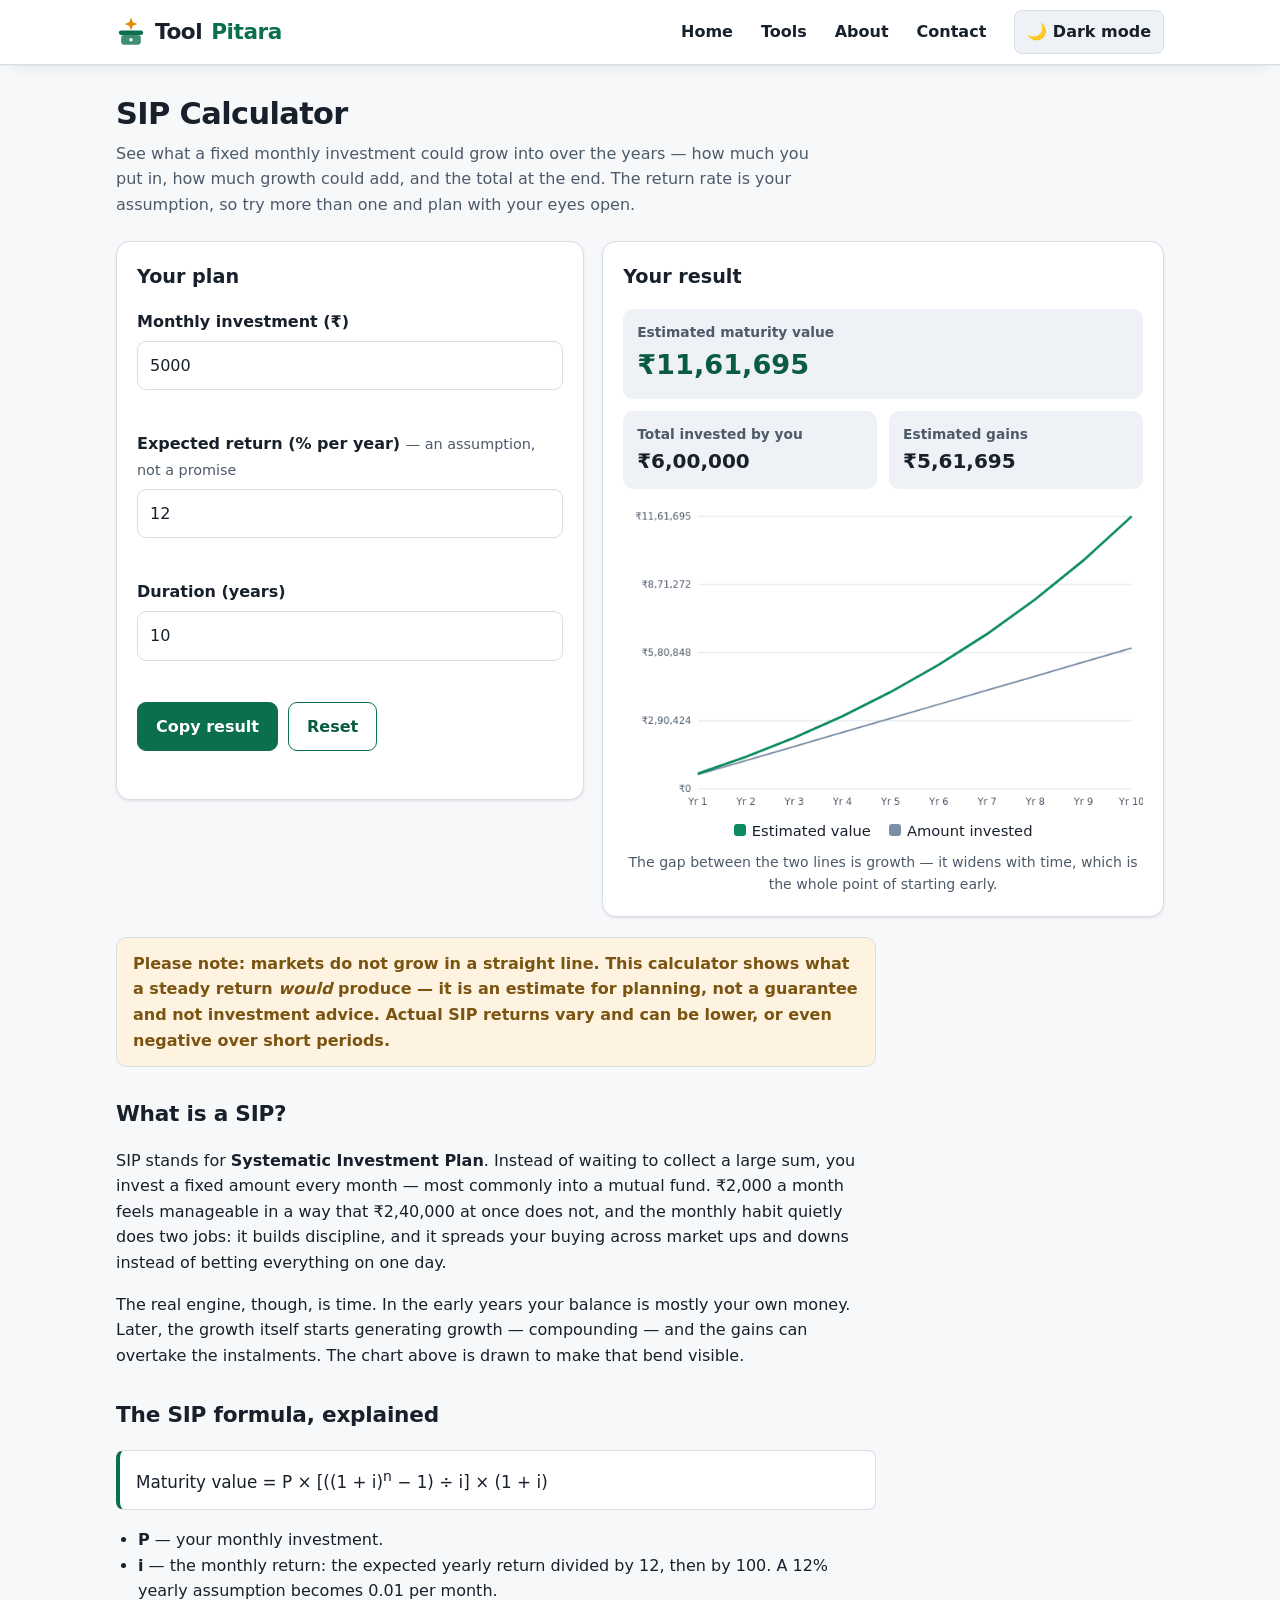
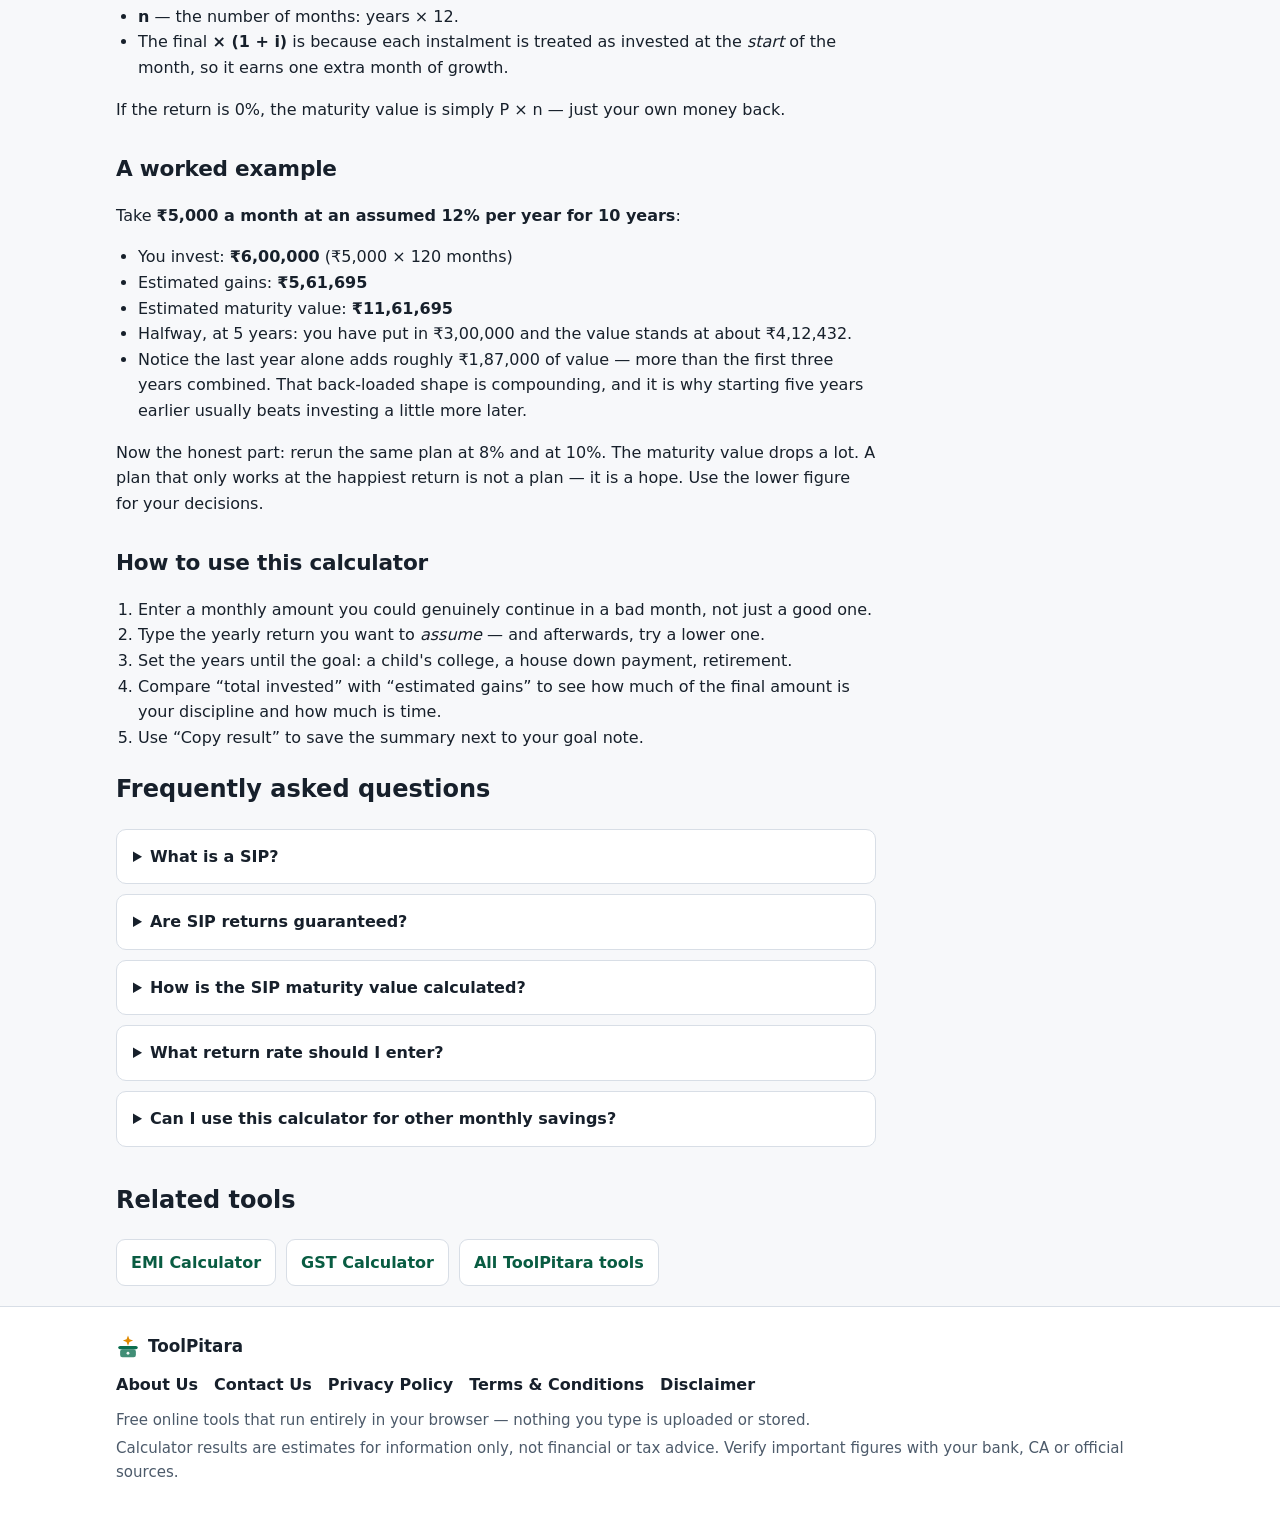
<file: tools/sip-calculator.html>
<!DOCTYPE html>
<html lang="en" data-theme="light">
<head>
<meta charset="UTF-8">
<meta name="viewport" content="width=device-width, initial-scale=1.0">
<title>SIP Calculator — See How a Monthly Investment Could Grow | ToolPitara</title>
<meta name="description" content="Free SIP calculator: enter a monthly investment, expected return and years to see the invested amount, estimated gains and maturity value with a year-by-year growth chart. Runs privately in your browser.">
<link rel="canonical" href="https://toolpitarawala.github.io/tools/sip-calculator.html">
<link rel="icon" type="image/svg+xml" href="../favicon.svg">
<meta property="og:type" content="website">
<meta property="og:site_name" content="ToolPitara">
<meta property="og:title" content="SIP Calculator — See How a Monthly Investment Could Grow | ToolPitara">
<meta property="og:description" content="Invested amount, estimated gains and maturity value for a monthly SIP, with a growth chart. Free and private — calculated in your browser.">
<meta property="og:url" content="https://toolpitarawala.github.io/tools/sip-calculator.html">
<meta property="og:image" content="https://toolpitarawala.github.io/og-image.svg">
<meta property="og:image:width" content="1200">
<meta property="og:image:height" content="630">
<meta name="twitter:card" content="summary_large_image">
<meta name="twitter:title" content="SIP Calculator — See How a Monthly Investment Could Grow | ToolPitara">
<meta name="twitter:description" content="Invested amount, estimated gains and maturity value for a monthly SIP, with a growth chart. Free and private — calculated in your browser.">
<meta name="twitter:image" content="https://toolpitarawala.github.io/og-image.svg">
<script>try{var t=localStorage.getItem('tp-theme');if(t){document.documentElement.setAttribute('data-theme',t);}else if(window.matchMedia&&window.matchMedia('(prefers-color-scheme: dark)').matches){document.documentElement.setAttribute('data-theme','dark');}}catch(e){}</script>
<link rel="stylesheet" href="../assets/style.css">
<script type="application/ld+json">
{
  "@context": "https://schema.org",
  "@type": "FAQPage",
  "mainEntity": [
    {
      "@type": "Question",
      "name": "What is a SIP?",
      "acceptedAnswer": { "@type": "Answer", "text": "SIP stands for Systematic Investment Plan. Instead of investing one large amount at once, you invest a fixed amount every month — commonly into a mutual fund. The habit matters more than timing the market: you invest in good months and bad months alike, and the money gets many years to grow." }
    },
    {
      "@type": "Question",
      "name": "Are SIP returns guaranteed?",
      "acceptedAnswer": { "@type": "Answer", "text": "No. A SIP calculator works on one steady return rate that you type in, but real markets rise and fall, so actual returns are never exactly that rate and are never guaranteed. Treat the maturity value as an illustration of what steady growth could look like, not as a promise. For decisions with real money, speak to a SEBI-registered investment adviser." }
    },
    {
      "@type": "Question",
      "name": "How is the SIP maturity value calculated?",
      "acceptedAnswer": { "@type": "Answer", "text": "The calculator uses the future-value formula FV = P × [((1 + i)^n − 1) ÷ i] × (1 + i), where P is the monthly investment, i is the monthly return (expected yearly return divided by 12 and then by 100), and n is the number of months. It assumes each instalment is invested at the start of the month." }
    },
    {
      "@type": "Question",
      "name": "What return rate should I enter?",
      "acceptedAnswer": { "@type": "Answer", "text": "Enter the rate as your own assumption, not as a fact. People often try 10–12% a year to illustrate long-term equity mutual funds, and lower rates like 6–7% for debt-oriented options — but past performance does not guarantee future returns. Try a lower rate as well, so you are not planning only on the happiest outcome." }
    },
    {
      "@type": "Question",
      "name": "Can I use this calculator for other monthly savings?",
      "acceptedAnswer": { "@type": "Answer", "text": "Yes, for any rough planning where money goes in monthly and grows at a roughly steady rate — for example comparing a monthly savings habit against a goal amount. The exact interest method of a bank RD or a specific fund will differ in detail, so use this for estimates and direction, not exact figures." }
    }
  ]
}
</script>
<script async src="https://pagead2.googlesyndication.com/pagead/js/adsbygoogle.js?client=ca-pub-2141817975968460"
     crossorigin="anonymous"></script>
</head>
<body>
<a class="skip-link" href="#main">Skip to content</a>
<header class="site-header">
  <div class="wrap header-in">
    <a class="logo" href="../index.html"><svg class="logo-mark" width="30" height="30" viewBox="0 0 32 32" aria-hidden="true" focusable="false"><path class="lm-star" d="M16 .6l1.9 4.9 4.9 1.9-4.9 1.9L16 14.2l-1.9-4.9L9.2 7.4l4.9-1.9z"/><rect class="lm-lid" x="3" y="14.5" width="26" height="4.6" rx="2.3"/><rect class="lm-box" x="5.5" y="19.1" width="21" height="10.4" rx="3"/><circle cx="16" cy="24.3" r="1.9" fill="#ffffff" opacity=".92"/></svg>Tool<span>Pitara</span></a>
    <nav class="main-nav" aria-label="Main">
      <ul>
        <li><a href="../index.html">Home</a></li>
        <li><a href="../index.html#tools">Tools</a></li>
        <li><a href="../about.html">About</a></li>
        <li><a href="../contact.html">Contact</a></li>
      </ul>
    </nav>
    <button type="button" class="theme-btn" id="themeToggle" aria-pressed="false">🌙 Dark mode</button>
  </div>
</header>

<main id="main" class="wrap">
  <div class="page-head">
    <h1>SIP Calculator</h1>
    <p class="lede">See what a fixed monthly investment could grow into over the years — how much you put in,
    how much growth could add, and the total at the end. The return rate is your assumption, so try more
    than one and plan with your eyes open.</p>
  </div>

  <div class="tool-layout">
    <section class="panel" aria-labelledby="sip-inputs-h">
      <h2 id="sip-inputs-h">Your plan</h2>
      <form id="sipForm" novalidate>
        <div class="field">
          <label for="monthlyAmount">Monthly investment (₹)</label>
          <input type="number" id="monthlyAmount" inputmode="decimal" min="0" step="any" value="5000" aria-describedby="monthlyAmountErr">
          <p class="error-text" id="monthlyAmountErr" role="alert"></p>
        </div>
        <div class="field">
          <label for="returnRate">Expected return (% per year) <span class="hint">— an assumption, not a promise</span></label>
          <input type="number" id="returnRate" inputmode="decimal" min="0" step="any" value="12" aria-describedby="returnRateErr">
          <p class="error-text" id="returnRateErr" role="alert"></p>
        </div>
        <div class="field">
          <label for="sipYears">Duration (years)</label>
          <input type="number" id="sipYears" inputmode="numeric" min="0" step="1" value="10" aria-describedby="sipYearsErr">
          <p class="error-text" id="sipYearsErr" role="alert"></p>
        </div>
        <div class="btn-row">
          <button type="button" class="btn" id="copyBtn">Copy result</button>
          <button type="button" class="btn secondary" id="resetBtn">Reset</button>
        </div>
        <p class="copy-msg" id="copyMsg" aria-live="polite"></p>
      </form>
    </section>

    <section class="panel" aria-labelledby="sip-results-h">
      <h2 id="sip-results-h">Your result</h2>
      <div aria-live="polite">
        <div class="result-grid">
          <div class="result-item big"><div class="k">Estimated maturity value</div><div class="v" id="outMaturity">—</div></div>
          <div class="result-item"><div class="k">Total invested by you</div><div class="v" id="outInvested">—</div></div>
          <div class="result-item"><div class="k">Estimated gains</div><div class="v" id="outGains">—</div></div>
        </div>
        <canvas class="chart" id="sipChart" width="640" height="380" role="img"
          aria-label="Line chart comparing the amount invested each year with the estimated value"></canvas>
        <div class="legend" aria-hidden="true">
          <span><i style="background:#0b8a5f"></i>Estimated value</span>
          <span><i style="background:#7d8fa6"></i>Amount invested</span>
        </div>
        <p class="chart-cap">The gap between the two lines is growth — it widens with time, which is the whole point of starting early.</p>
      </div>
    </section>
  </div>

  <p class="note">Please note: markets do not grow in a straight line. This calculator shows what a steady
  return <em>would</em> produce — it is an estimate for planning, not a guarantee and not investment advice.
  Actual SIP returns vary and can be lower, or even negative over short periods.</p>

  <div class="prose">
    <h2>What is a SIP?</h2>
    <p>SIP stands for <strong>Systematic Investment Plan</strong>. Instead of waiting to collect a large sum,
    you invest a fixed amount every month — most commonly into a mutual fund. ₹2,000 a month feels manageable
    in a way that ₹2,40,000 at once does not, and the monthly habit quietly does two jobs: it builds discipline,
    and it spreads your buying across market ups and downs instead of betting everything on one day.</p>
    <p>The real engine, though, is time. In the early years your balance is mostly your own money. Later, the
    growth itself starts generating growth — compounding — and the gains can overtake the instalments. The chart
    above is drawn to make that bend visible.</p>

    <h2>The SIP formula, explained</h2>
    <p class="formula">Maturity value = P × [((1 + i)<sup>n</sup> − 1) ÷ i] × (1 + i)</p>
    <ul>
      <li><strong>P</strong> — your monthly investment.</li>
      <li><strong>i</strong> — the monthly return: the expected yearly return divided by 12, then by 100.
      A 12% yearly assumption becomes 0.01 per month.</li>
      <li><strong>n</strong> — the number of months: years × 12.</li>
      <li>The final <strong>× (1 + i)</strong> is because each instalment is treated as invested at the
      <em>start</em> of the month, so it earns one extra month of growth.</li>
    </ul>
    <p>If the return is 0%, the maturity value is simply P × n — just your own money back.</p>

    <h2>A worked example</h2>
    <p>Take <strong>₹5,000 a month at an assumed 12% per year for 10 years</strong>:</p>
    <ul>
      <li>You invest: <strong>₹6,00,000</strong> (₹5,000 × 120 months)</li>
      <li>Estimated gains: <strong>₹5,61,695</strong></li>
      <li>Estimated maturity value: <strong>₹11,61,695</strong></li>
      <li>Halfway, at 5 years: you have put in ₹3,00,000 and the value stands at about ₹4,12,432.</li>
      <li>Notice the last year alone adds roughly ₹1,87,000 of value — more than the first three years
      combined. That back-loaded shape is compounding, and it is why starting five years earlier usually
      beats investing a little more later.</li>
    </ul>
    <p>Now the honest part: rerun the same plan at 8% and at 10%. The maturity value drops a lot. A plan that
    only works at the happiest return is not a plan — it is a hope. Use the lower figure for your decisions.</p>

    <h2>How to use this calculator</h2>
    <ol>
      <li>Enter a monthly amount you could genuinely continue in a bad month, not just a good one.</li>
      <li>Type the yearly return you want to <em>assume</em> — and afterwards, try a lower one.</li>
      <li>Set the years until the goal: a child's college, a house down payment, retirement.</li>
      <li>Compare “total invested” with “estimated gains” to see how much of the final amount is your
      discipline and how much is time.</li>
      <li>Use “Copy result” to save the summary next to your goal note.</li>
    </ol>
  </div>

  <section class="faq" aria-labelledby="faq-h">
    <h2 id="faq-h">Frequently asked questions</h2>
    <details>
      <summary>What is a SIP?</summary>
      <p>SIP stands for Systematic Investment Plan. Instead of investing one large amount at once, you invest a fixed amount every month — commonly into a mutual fund. The habit matters more than timing the market: you invest in good months and bad months alike, and the money gets many years to grow.</p>
    </details>
    <details>
      <summary>Are SIP returns guaranteed?</summary>
      <p>No. A SIP calculator works on one steady return rate that you type in, but real markets rise and fall, so actual returns are never exactly that rate and are never guaranteed. Treat the maturity value as an illustration of what steady growth could look like, not as a promise. For decisions with real money, speak to a SEBI-registered investment adviser.</p>
    </details>
    <details>
      <summary>How is the SIP maturity value calculated?</summary>
      <p>The calculator uses the future-value formula FV = P × [((1 + i)^n − 1) ÷ i] × (1 + i), where P is the monthly investment, i is the monthly return (expected yearly return divided by 12 and then by 100), and n is the number of months. It assumes each instalment is invested at the start of the month.</p>
    </details>
    <details>
      <summary>What return rate should I enter?</summary>
      <p>Enter the rate as your own assumption, not as a fact. People often try 10–12% a year to illustrate long-term equity mutual funds, and lower rates like 6–7% for debt-oriented options — but past performance does not guarantee future returns. Try a lower rate as well, so you are not planning only on the happiest outcome.</p>
    </details>
    <details>
      <summary>Can I use this calculator for other monthly savings?</summary>
      <p>Yes, for any rough planning where money goes in monthly and grows at a roughly steady rate — for example comparing a monthly savings habit against a goal amount. The exact interest method of a bank RD or a specific fund will differ in detail, so use this for estimates and direction, not exact figures.</p>
    </details>
  </section>

  <nav class="related" aria-labelledby="related-h">
    <h2 id="related-h">Related tools</h2>
    <ul>
      <li><a href="emi-calculator.html">EMI Calculator</a></li>
      <li><a href="gst-calculator.html">GST Calculator</a></li>
      <li><a href="../index.html#tools">All ToolPitara tools</a></li>
    </ul>
  </nav>
</main>

<footer class="site-footer">
  <div class="wrap footer-in">
    <div class="footer-brand"><svg class="logo-mark" width="24" height="24" viewBox="0 0 32 32" aria-hidden="true" focusable="false"><path class="lm-star" d="M16 .6l1.9 4.9 4.9 1.9-4.9 1.9L16 14.2l-1.9-4.9L9.2 7.4l4.9-1.9z"/><rect class="lm-lid" x="3" y="14.5" width="26" height="4.6" rx="2.3"/><rect class="lm-box" x="5.5" y="19.1" width="21" height="10.4" rx="3"/><circle cx="16" cy="24.3" r="1.9" fill="#ffffff" opacity=".92"/></svg><strong>ToolPitara</strong></div>
    <ul class="footer-links">
      <li><a href="../about.html">About Us</a></li>
      <li><a href="../contact.html">Contact Us</a></li>
      <li><a href="../privacy.html">Privacy Policy</a></li>
      <li><a href="../terms.html">Terms &amp; Conditions</a></li>
      <li><a href="../disclaimer.html">Disclaimer</a></li>
    </ul>
    <p>Free online tools that run entirely in your browser — nothing you type is uploaded or stored.</p>
    <p>Calculator results are estimates for information only, not financial or tax advice. Verify important figures with your bank, CA or official sources.</p>
  </div>
</footer>

<script src="../assets/app.js" defer></script>
<script src="../assets/sip.js" defer></script>
<script>
document.addEventListener('DOMContentLoaded', function () {
  'use strict';
  var S = window.TPSIP;
  var monthlyEl = document.getElementById('monthlyAmount');
  var rateEl = document.getElementById('returnRate');
  var yearsEl = document.getElementById('sipYears');
  var errMonthly = document.getElementById('monthlyAmountErr');
  var errRate = document.getElementById('returnRateErr');
  var errYears = document.getElementById('sipYearsErr');
  var outMaturity = document.getElementById('outMaturity');
  var outInvested = document.getElementById('outInvested');
  var outGains = document.getElementById('outGains');
  var canvas = document.getElementById('sipChart');
  var copyMsg = document.getElementById('copyMsg');
  var lastResult = null;

  function setError(el, errEl, msg) {
    errEl.textContent = msg;
    el.setAttribute('aria-invalid', msg ? 'true' : 'false');
    return !msg;
  }

  function readInputs() {
    var monthly = parseFloat(monthlyEl.value);
    var rate = parseFloat(rateEl.value);
    var years = parseFloat(yearsEl.value);
    var ok = true;

    if (monthlyEl.value.trim() === '' || isNaN(monthly)) { ok = setError(monthlyEl, errMonthly, 'Please enter the monthly investment, for example 5000.'); }
    else if (monthly <= 0) { ok = setError(monthlyEl, errMonthly, 'The monthly investment must be more than zero.'); }
    else if (monthly > 1000000) { ok = setError(monthlyEl, errMonthly, 'This calculator supports up to ₹10,00,000 per month.'); }
    else { setError(monthlyEl, errMonthly, ''); }

    if (rateEl.value.trim() === '' || isNaN(rate)) { ok = setError(rateEl, errRate, 'Please enter the expected yearly return, for example 12.') && ok; }
    else if (rate < 0) { ok = setError(rateEl, errRate, 'The return cannot be negative here. Enter 0 to see just your own money.') && ok; }
    else if (rate > 30) { ok = setError(rateEl, errRate, 'Above 30% a year is not a realistic planning assumption — please lower it.') && ok; }
    else { setError(rateEl, errRate, ''); }

    if (yearsEl.value.trim() === '' || isNaN(years)) { ok = setError(yearsEl, errYears, 'Please enter the duration in years, for example 10.') && ok; }
    else if (years < 1 || years > 40 || Math.floor(years) !== years) { ok = setError(yearsEl, errYears, 'Enter a whole number of years between 1 and 40.') && ok; }
    else { setError(yearsEl, errYears, ''); }

    return ok ? { monthly: monthly, rate: rate, years: years } : null;
  }

  function drawChart(yearly) {
    var ctx = canvas.getContext('2d');
    var W = canvas.width, H = canvas.height;
    ctx.clearRect(0, 0, W, H);
    if (!yearly.length) return;
    var dark = document.documentElement.getAttribute('data-theme') === 'dark';
    var axisColor = dark ? '#a9b6c6' : '#4c5a6a';
    var gridColor = dark ? '#2e3a4f' : '#d8dee6';
    var padL = 92, padR = 14, padT = 14, padB = 30;
    var plotW = W - padL - padR, plotH = H - padT - padB;
    var maxV = yearly[yearly.length - 1].value;
    if (!(maxV > 0)) maxV = 1;

    ctx.font = '12px system-ui, sans-serif';
    ctx.lineWidth = 1;
    for (var g = 0; g <= 4; g++) {
      var gy = padT + plotH - (plotH * g / 4);
      var val = maxV * g / 4;
      ctx.strokeStyle = gridColor;
      ctx.beginPath(); ctx.moveTo(padL, gy); ctx.lineTo(padL + plotW, gy); ctx.stroke();
      ctx.fillStyle = axisColor;
      ctx.textAlign = 'right';
      ctx.fillText('₹' + S.formatINR(Math.round(val)), padL - 8, gy + 4);
    }
    ctx.textAlign = 'center';
    yearly.forEach(function (p, idx) {
      var total = yearly.length;
      if (total <= 12 || idx === 0 || idx === total - 1 || (idx + 1) % 5 === 0) {
        var x = padL + (total === 1 ? plotW / 2 : plotW * idx / (total - 1));
        ctx.fillStyle = axisColor;
        ctx.fillText('Yr ' + p.year, x, padT + plotH + 20);
      }
    });

    function line(key, color, width) {
      ctx.beginPath();
      yearly.forEach(function (p, idx) {
        var x = padL + (yearly.length === 1 ? plotW / 2 : plotW * idx / (yearly.length - 1));
        var y = padT + plotH - (p[key] / maxV) * plotH;
        if (idx === 0) ctx.moveTo(x, y); else ctx.lineTo(x, y);
      });
      ctx.strokeStyle = color; ctx.lineWidth = width; ctx.stroke(); ctx.lineWidth = 1;
    }
    line('invested', '#7d8fa6', 2);
    line('value', '#0b8a5f', 3);

    var last = yearly[yearly.length - 1];
    canvas.setAttribute('aria-label',
      'Line chart: over ' + last.year + ' years the amount invested grows in a straight line to ₹' +
      S.formatINR(Math.round(last.invested)) + ', while the estimated value curves upward to ₹' +
      S.formatINR(Math.round(last.value)) + '.');
  }

  function calculate() {
    var inp = readInputs();
    if (!inp) { lastResult = null; return; }
    var res = S.computeSIP(inp.monthly, inp.rate, inp.years);
    lastResult = { inp: inp, res: res };
    outMaturity.textContent = '₹' + S.formatINR(Math.round(res.maturity));
    outInvested.textContent = '₹' + S.formatINR(Math.round(res.invested));
    outGains.textContent = '₹' + S.formatINR(Math.round(res.gains));
    drawChart(res.yearly);
  }

  [monthlyEl, rateEl, yearsEl].forEach(function (el) { el.addEventListener('input', calculate); });

  document.getElementById('resetBtn').addEventListener('click', function () {
    monthlyEl.value = '5000'; rateEl.value = '12'; yearsEl.value = '10';
    copyMsg.textContent = '';
    calculate();
  });

  document.getElementById('copyBtn').addEventListener('click', function () {
    if (!lastResult) { copyMsg.textContent = 'Please fix the highlighted fields first.'; return; }
    var r = lastResult.res, i = lastResult.inp;
    var text = 'SIP calculation (ToolPitara)\n' +
      'Monthly investment: ₹' + S.formatINR(i.monthly) + '\n' +
      'Assumed return: ' + i.rate + '% per year (not guaranteed)\n' +
      'Duration: ' + i.years + ' years\n' +
      'Total invested: ₹' + S.formatINR(Math.round(r.invested)) + '\n' +
      'Estimated gains: ₹' + S.formatINR(Math.round(r.gains)) + '\n' +
      'Estimated maturity value: ₹' + S.formatINR(Math.round(r.maturity));
    function done() { copyMsg.textContent = 'Result copied — you can paste it anywhere.'; }
    function fallback() {
      var ta = document.createElement('textarea');
      ta.value = text; ta.setAttribute('readonly', '');
      ta.style.position = 'absolute'; ta.style.left = '-9999px';
      document.body.appendChild(ta); ta.select();
      try { document.execCommand('copy'); done(); }
      catch (e) { copyMsg.textContent = 'Copy did not work in this browser — please note the figures above.'; }
      document.body.removeChild(ta);
    }
    if (navigator.clipboard && navigator.clipboard.writeText) {
      navigator.clipboard.writeText(text).then(done, fallback);
    } else { fallback(); }
  });

  document.addEventListener('tp-theme-change', function () {
    if (lastResult) drawChart(lastResult.res.yearly);
  });

  calculate();
});
</script>
</body>
</html>
</file>
<file: assets/style.css>
/* ToolPitara — shared stylesheet. System fonts only, no external assets. */

:root {
  --bg: #f7f8fa;
  --surface: #ffffff;
  --surface-2: #eef1f5;
  --text: #17202b;
  --text-soft: #4c5a6a;
  --border: #d8dee6;
  --brand: #0b6e4f;
  --brand-strong: #095c42;
  --brand-soft: #e2f2ec;
  --warn-bg: #fdf3e0;
  --warn-text: #7a5410;
  --error: #b3261e;
  --focus: #1a73e8;
  --shadow: 0 1px 3px rgba(16, 30, 44, 0.10);
  color-scheme: light;
}

[data-theme="dark"] {
  --bg: #10151c;
  --surface: #182030;
  --surface-2: #202a3d;
  --text: #e8edf3;
  --text-soft: #a9b6c6;
  --border: #2e3a4f;
  --brand: #3ecf9a;
  --brand-strong: #6fe0b4;
  --brand-soft: #143327;
  --warn-bg: #3a2f16;
  --warn-text: #f0cf8a;
  --error: #ff9d97;
  --focus: #8ab4f8;
  --shadow: 0 1px 3px rgba(0, 0, 0, 0.45);
  color-scheme: dark;
}

* { box-sizing: border-box; }

html { -webkit-text-size-adjust: 100%; }

body {
  margin: 0;
  font-family: system-ui, -apple-system, "Segoe UI", Roboto, "Helvetica Neue", Arial, sans-serif;
  background: var(--bg);
  color: var(--text);
  line-height: 1.6;
  font-size: 16px;
}

a { color: var(--brand-strong); }
a:hover { text-decoration-thickness: 2px; }

a:focus-visible, button:focus-visible, input:focus-visible,
select:focus-visible, summary:focus-visible {
  outline: 3px solid var(--focus);
  outline-offset: 2px;
}

.wrap { max-width: 1080px; margin: 0 auto; padding: 0 16px; }

/* Header */
.site-header {
  background: var(--surface);
  border-bottom: 1px solid var(--border);
  position: sticky; top: 0; z-index: 10;
}
.header-in { display: flex; align-items: center; gap: 16px; padding-top: 10px; padding-bottom: 10px; flex-wrap: wrap; }
.logo { font-size: 1.35rem; font-weight: 800; color: var(--text); text-decoration: none; letter-spacing: -0.02em; }
.logo span { color: var(--brand); }
.main-nav { margin-left: auto; }
.main-nav ul { display: flex; gap: 4px; list-style: none; margin: 0; padding: 0; flex-wrap: wrap; }
.main-nav a {
  display: inline-block; padding: 8px 12px; border-radius: 8px;
  color: var(--text); text-decoration: none; font-weight: 600;
}
.main-nav a:hover { background: var(--surface-2); }
.main-nav a[aria-current="page"] { background: var(--brand-soft); color: var(--brand-strong); }
.theme-btn {
  border: 1px solid var(--border); background: var(--surface-2); color: var(--text);
  border-radius: 8px; padding: 8px 12px; font: inherit; font-weight: 600; cursor: pointer;
}
.theme-btn:hover { border-color: var(--brand); }

/* Hero + search */
.hero { padding: 40px 0 8px; text-align: center; }
.hero h1 { font-size: 2rem; line-height: 1.25; margin: 0 0 10px; letter-spacing: -0.02em; }
.hero p { color: var(--text-soft); max-width: 640px; margin: 0 auto 20px; }
.search-box { max-width: 560px; margin: 0 auto; text-align: left; }
.search-box label { font-weight: 700; display: block; margin-bottom: 6px; }
.search-box input {
  width: 100%; padding: 13px 14px; font: inherit; border-radius: 10px;
  border: 1.5px solid var(--border); background: var(--surface); color: var(--text);
}
.no-results { text-align: center; color: var(--text-soft); padding: 18px 0; }

.trust-strip {
  margin: 26px 0 6px; background: var(--brand-soft); border: 1px solid var(--border);
  border-radius: 10px; padding: 12px 16px; text-align: center; font-weight: 600;
}

/* Category + cards */
.category { padding: 22px 0 4px; }
.category h2 { font-size: 1.3rem; margin: 0 0 4px; }
.category .cat-sub { color: var(--text-soft); margin: 0 0 14px; }
.card-grid { display: grid; grid-template-columns: repeat(auto-fill, minmax(230px, 1fr)); gap: 14px; }
.tool-card {
  background: var(--surface); border: 1px solid var(--border); border-radius: 12px;
  padding: 18px; box-shadow: var(--shadow); display: flex; flex-direction: column; gap: 6px;
}
.tool-card h3 { margin: 0; font-size: 1.08rem; }
.tool-card p { margin: 0; color: var(--text-soft); flex: 1; }
.tool-card .go { font-weight: 700; text-decoration: none; }
.tool-card .go:hover { text-decoration: underline; }
.badge {
  align-self: flex-start; font-size: 0.78rem; font-weight: 700; padding: 3px 9px;
  border-radius: 999px; background: var(--surface-2); color: var(--text-soft);
  border: 1px solid var(--border);
}
.badge.soon { background: var(--warn-bg); color: var(--warn-text); }

/* Content pages */
main { padding-bottom: 40px; }
.page-head { padding: 30px 0 4px; }
.page-head h1 { font-size: 1.9rem; line-height: 1.25; margin: 0 0 8px; letter-spacing: -0.02em; }
.lede { color: var(--text-soft); max-width: 720px; margin: 0; }
.prose { max-width: 760px; }
.prose h2 { font-size: 1.35rem; margin: 30px 0 8px; }
.prose h3 { font-size: 1.1rem; margin: 22px 0 6px; }
.prose p, .prose li { color: var(--text); }
.prose ul, .prose ol { padding-left: 22px; }
.formula {
  background: var(--surface); border: 1px solid var(--border); border-left: 4px solid var(--brand);
  border-radius: 8px; padding: 14px 16px; font-size: 1.05rem; overflow-x: auto;
}
.note {
  background: var(--warn-bg); color: var(--warn-text); border-radius: 10px;
  padding: 13px 16px; margin: 20px 0; font-weight: 600; max-width: 760px;
}

/* Tool layout */
.tool-layout { display: grid; grid-template-columns: 1fr; gap: 18px; margin-top: 20px; }
@media (min-width: 860px) { .tool-layout { grid-template-columns: 5fr 6fr; align-items: start; } }
.panel {
  background: var(--surface); border: 1px solid var(--border); border-radius: 12px;
  padding: 20px; box-shadow: var(--shadow);
}
.panel h2 { margin-top: 0; font-size: 1.2rem; }
.field { margin-bottom: 16px; }
.field label { display: block; font-weight: 700; margin-bottom: 6px; }
.field .hint { font-weight: 400; color: var(--text-soft); font-size: 0.9rem; }
.field input, .field select {
  width: 100%; padding: 11px 12px; font: inherit; border-radius: 9px;
  border: 1.5px solid var(--border); background: var(--surface); color: var(--text);
}
.field input[aria-invalid="true"] { border-color: var(--error); }
.error-text { color: var(--error); font-weight: 600; margin: 6px 0 0; min-height: 1.2em; }
.toggle-row { display: flex; gap: 8px; flex-wrap: wrap; }
.toggle-row button {
  flex: 1; padding: 10px; font: inherit; font-weight: 700; cursor: pointer;
  border-radius: 9px; border: 1.5px solid var(--border); background: var(--surface-2); color: var(--text);
}
.toggle-row button[aria-pressed="true"] { background: var(--brand); border-color: var(--brand); color: #ffffff; }
[data-theme="dark"] .toggle-row button[aria-pressed="true"] { color: #0c1a14; }
.btn {
  display: inline-block; padding: 11px 18px; font: inherit; font-weight: 700; cursor: pointer;
  border-radius: 9px; border: 1.5px solid var(--brand); background: var(--brand); color: #ffffff;
}
[data-theme="dark"] .btn { color: #0c1a14; }
.btn.secondary { background: transparent; color: var(--brand-strong); }
.btn-row { display: flex; gap: 10px; flex-wrap: wrap; margin-top: 6px; }
.copy-msg { font-weight: 700; color: var(--brand-strong); min-height: 1.2em; margin: 8px 0 0; }

.result-grid { display: grid; grid-template-columns: 1fr 1fr; gap: 12px; margin-bottom: 16px; }
.result-item { background: var(--surface-2); border-radius: 10px; padding: 12px 14px; }
.result-item .k { font-size: 0.86rem; color: var(--text-soft); font-weight: 600; }
.result-item .v { font-size: 1.25rem; font-weight: 800; }
.result-item.big { grid-column: 1 / -1; }
.result-item.big .v { font-size: 1.7rem; color: var(--brand-strong); }
canvas.chart { width: 100%; height: auto; display: block; }
.chart-cap { font-size: 0.88rem; color: var(--text-soft); text-align: center; margin: 8px 0 0; }
.legend { display: flex; gap: 18px; justify-content: center; flex-wrap: wrap; font-size: 0.92rem; margin-top: 6px; }
.legend i { display: inline-block; width: 12px; height: 12px; border-radius: 3px; margin-right: 6px; }

.table-scroll { overflow-x: auto; }
table { border-collapse: collapse; width: 100%; background: var(--surface); }
caption { text-align: left; font-weight: 700; padding: 8px 0; }
th, td { border: 1px solid var(--border); padding: 9px 11px; text-align: right; }
th:first-child, td:first-child { text-align: left; }
thead th { background: var(--surface-2); }

/* FAQ */
.faq details { border: 1px solid var(--border); border-radius: 10px; background: var(--surface); padding: 4px 16px; margin-bottom: 10px; max-width: 760px; }
.faq summary { font-weight: 700; cursor: pointer; padding: 10px 0; }
.faq details p { margin: 0 0 12px; color: var(--text-soft); }

/* Related tools */
.related { margin-top: 34px; max-width: 760px; }
.related ul { display: flex; gap: 10px; flex-wrap: wrap; list-style: none; padding: 0; }
.related a {
  display: inline-block; padding: 10px 14px; border: 1px solid var(--border); border-radius: 9px;
  background: var(--surface); font-weight: 700; text-decoration: none;
}
.related a:hover { border-color: var(--brand); }

/* Footer */
.site-footer { border-top: 1px solid var(--border); background: var(--surface); margin-top: 20px; }
.footer-in { padding-top: 22px; padding-bottom: 26px; }
.footer-links { display: flex; gap: 16px; flex-wrap: wrap; list-style: none; margin: 0 0 10px; padding: 0; }
.footer-links a { color: var(--text); text-decoration: none; font-weight: 600; }
.footer-links a:hover { text-decoration: underline; }
.site-footer p { color: var(--text-soft); margin: 4px 0; font-size: 0.94rem; }

.skip-link {
  position: absolute; left: -9999px; top: 0; background: var(--surface); color: var(--text);
  padding: 10px 14px; z-index: 20; font-weight: 700;
}
.skip-link:focus { left: 8px; top: 8px; }

@media (max-width: 560px) {
  .hero h1 { font-size: 1.6rem; }
  .page-head h1 { font-size: 1.55rem; }
  .result-grid { grid-template-columns: 1fr; }
}

/* ---- Premium finish: brand mark, depth, rhythm ---- */
::selection { background: var(--brand); color: #ffffff; }

.logo { display: inline-flex; align-items: center; gap: 9px; }
.logo-mark { flex: none; display: block; }
.logo-mark .lm-star { fill: #e08a00; }
.logo-mark .lm-lid { fill: var(--brand); }
.logo-mark .lm-box { fill: var(--brand); opacity: 0.78; }

.site-header { box-shadow: 0 1px 0 rgba(16, 30, 44, 0.03), 0 6px 18px -12px rgba(16, 30, 44, 0.25); }

.hero {
  background: linear-gradient(180deg, var(--brand-soft), transparent 78%);
  border-radius: 0 0 22px 22px;
  padding-left: 12px; padding-right: 12px;
}
.hero h1 { font-weight: 800; }

.tool-card { transition: transform 0.15s ease, box-shadow 0.15s ease, border-color 0.15s ease; }
.tool-card:hover { transform: translateY(-3px); border-color: var(--brand); box-shadow: 0 10px 24px -12px rgba(16, 30, 44, 0.28); }

.panel { border-radius: 14px; }
.note { border: 1px solid var(--border); }

.btn { transition: background 0.12s ease, transform 0.12s ease; }
.btn:hover { background: var(--brand-strong); border-color: var(--brand-strong); color: #ffffff; }
[data-theme="dark"] .btn:hover { color: #0c1a14; }
.btn.secondary:hover { background: var(--brand-soft); color: var(--brand-strong); }

.footer-brand { display: flex; align-items: center; gap: 8px; font-size: 1.05rem; margin-bottom: 12px; }
.footer-in { padding-top: 26px; }

.faq details { transition: border-color 0.12s ease; }
.faq details:hover { border-color: var(--brand); }

.prose h2 { letter-spacing: -0.01em; }
input::placeholder { color: var(--text-soft); opacity: 0.75; }
</file>
